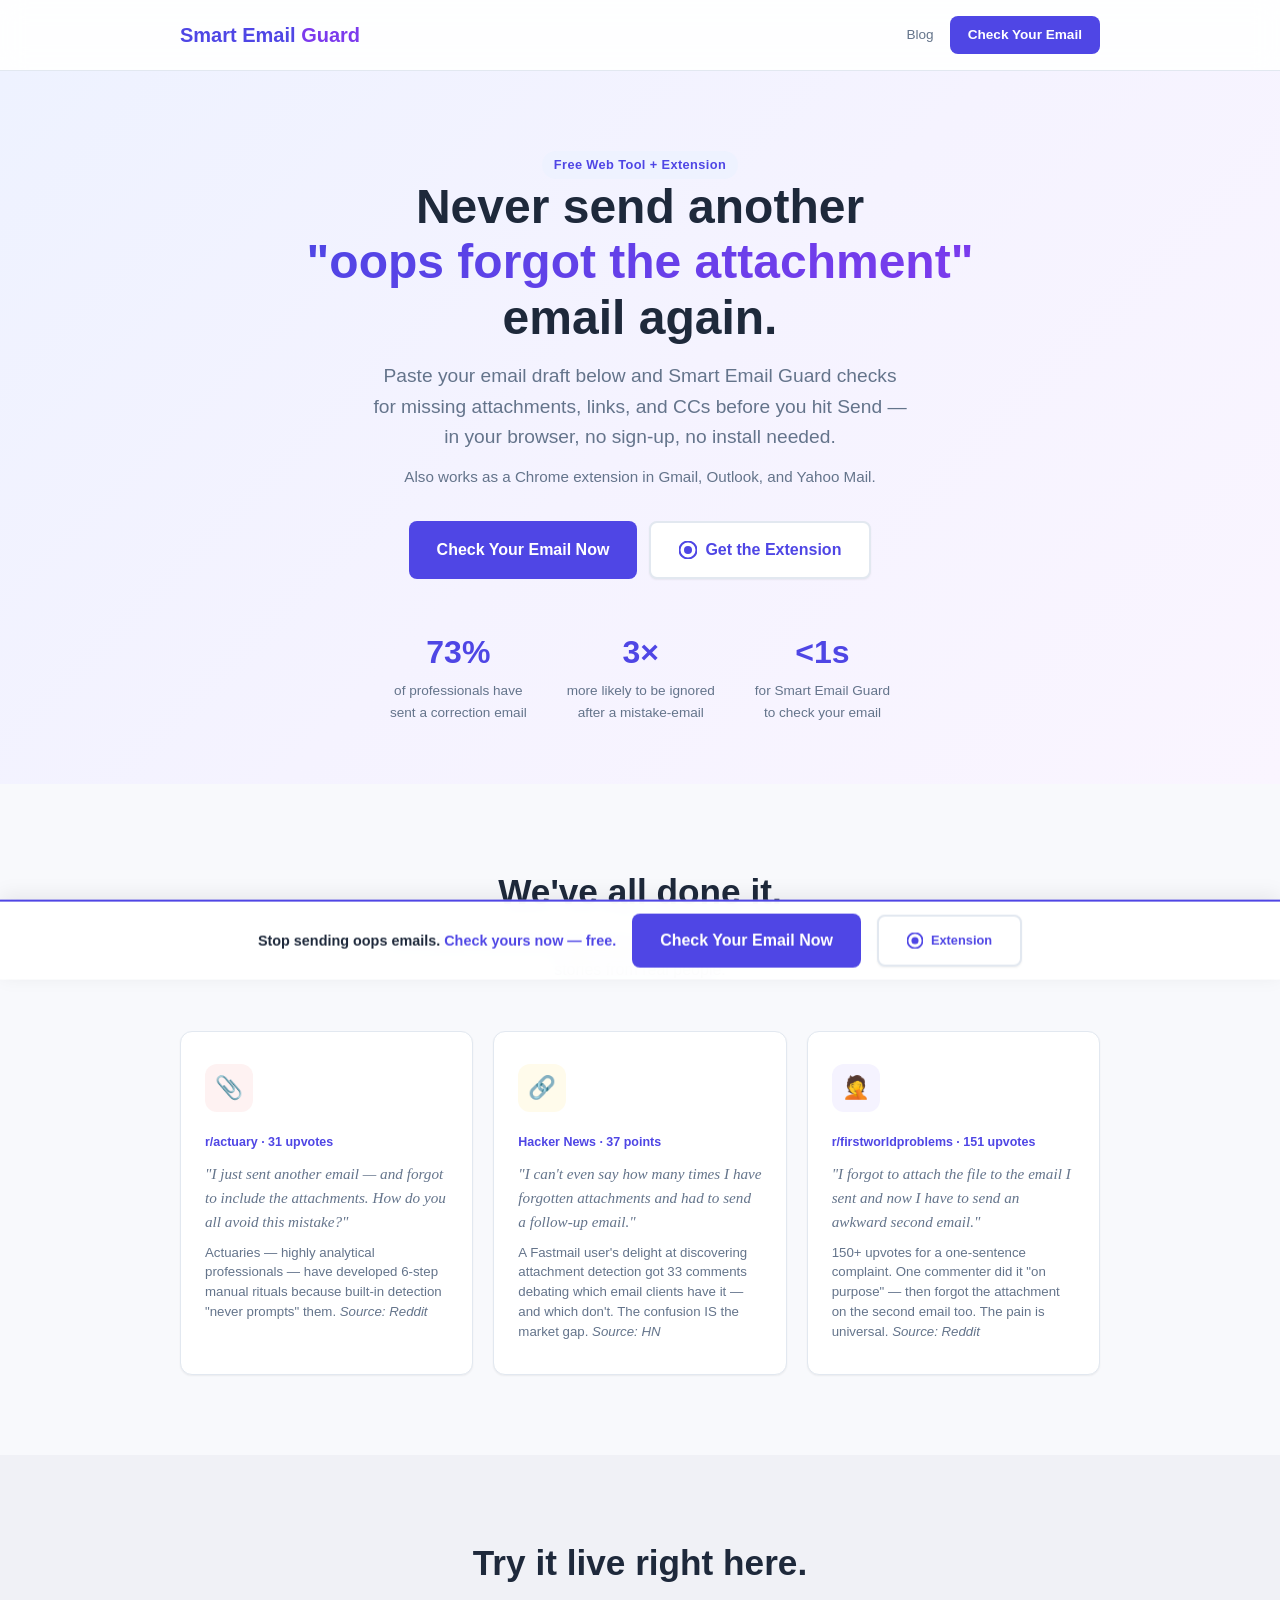
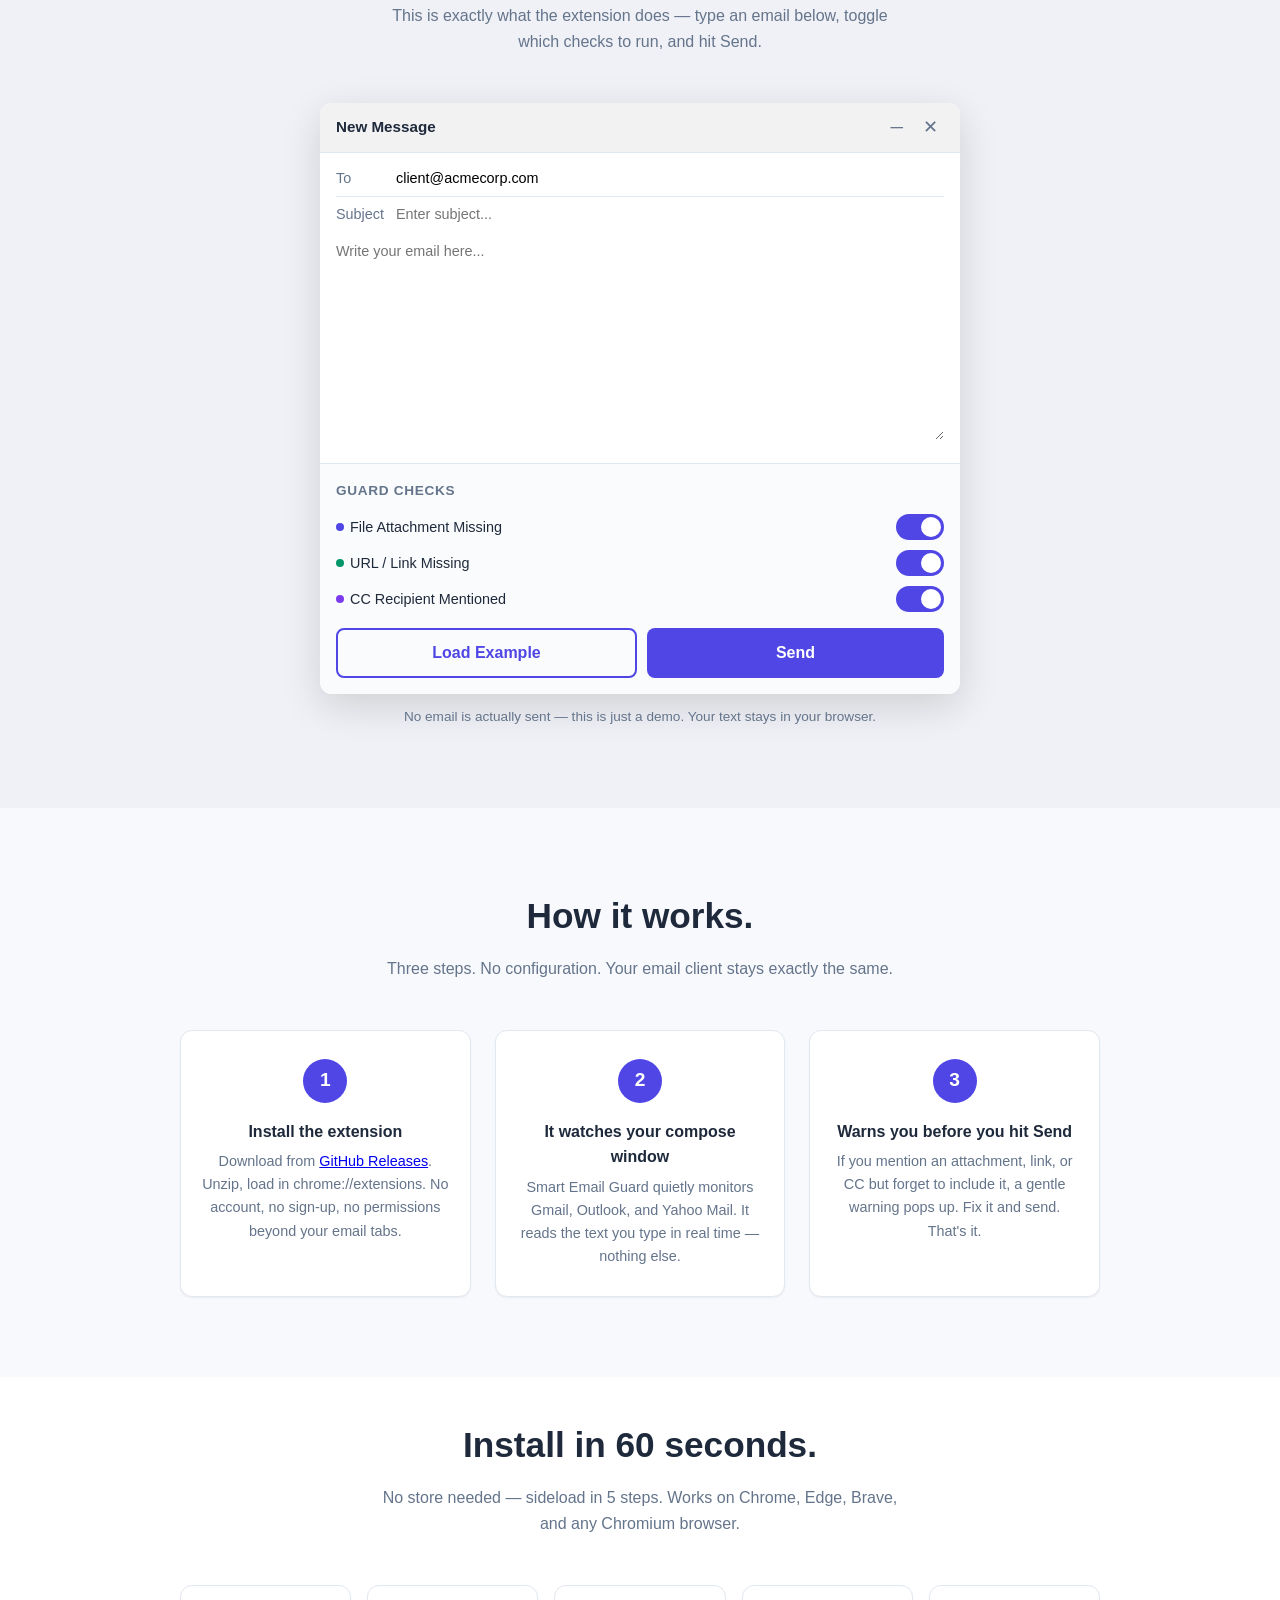
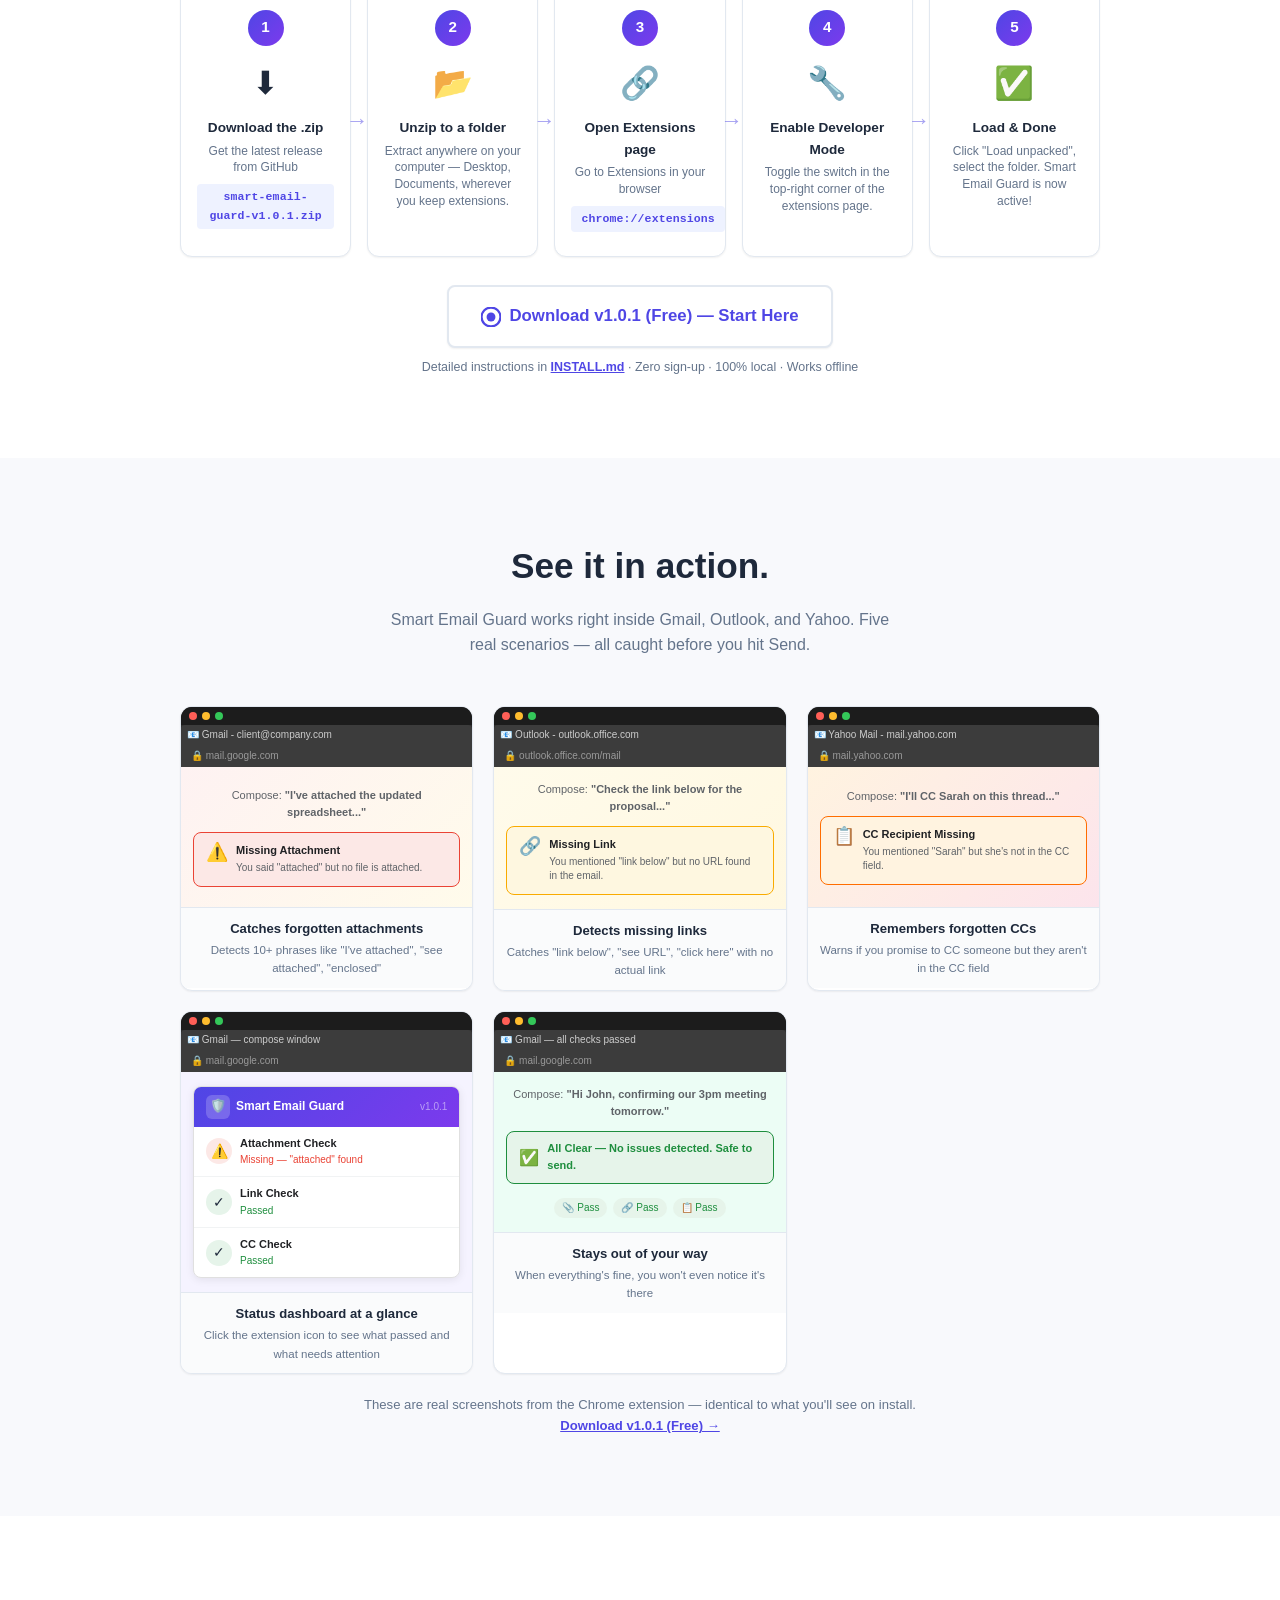
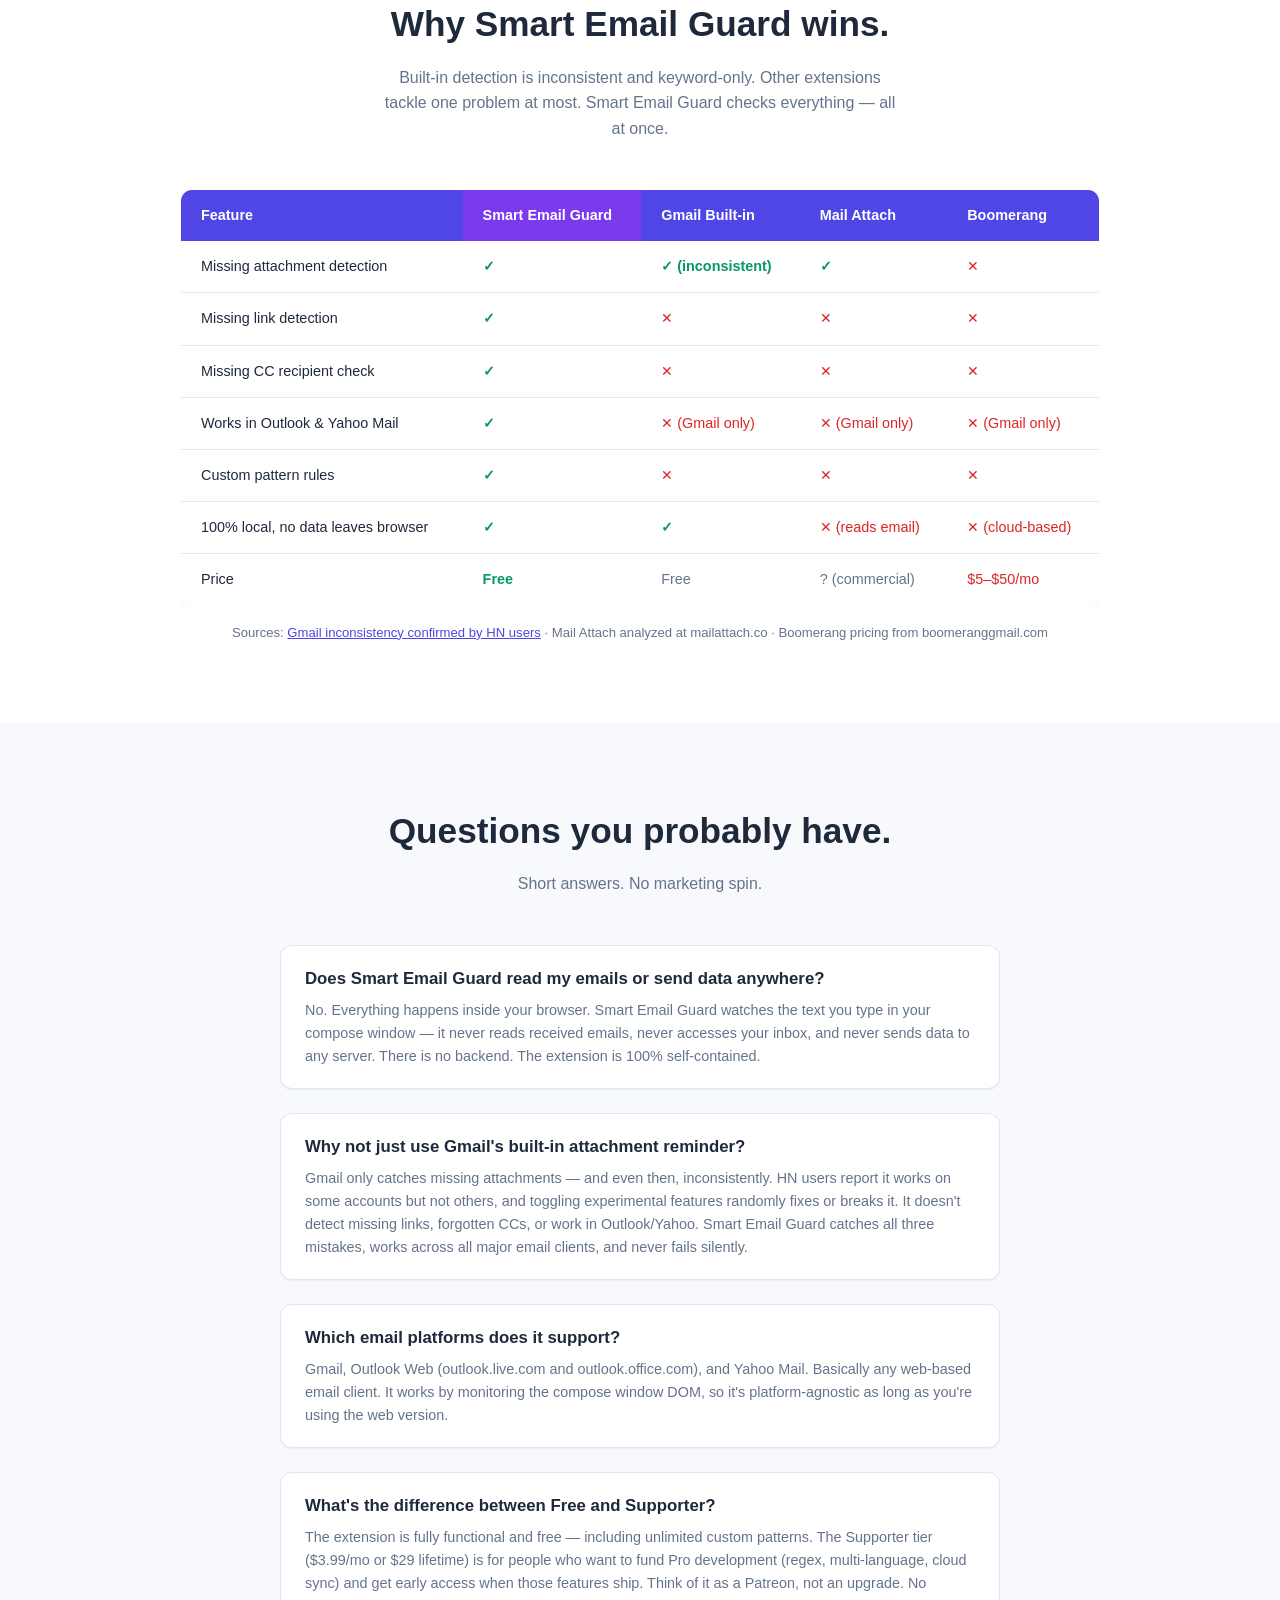
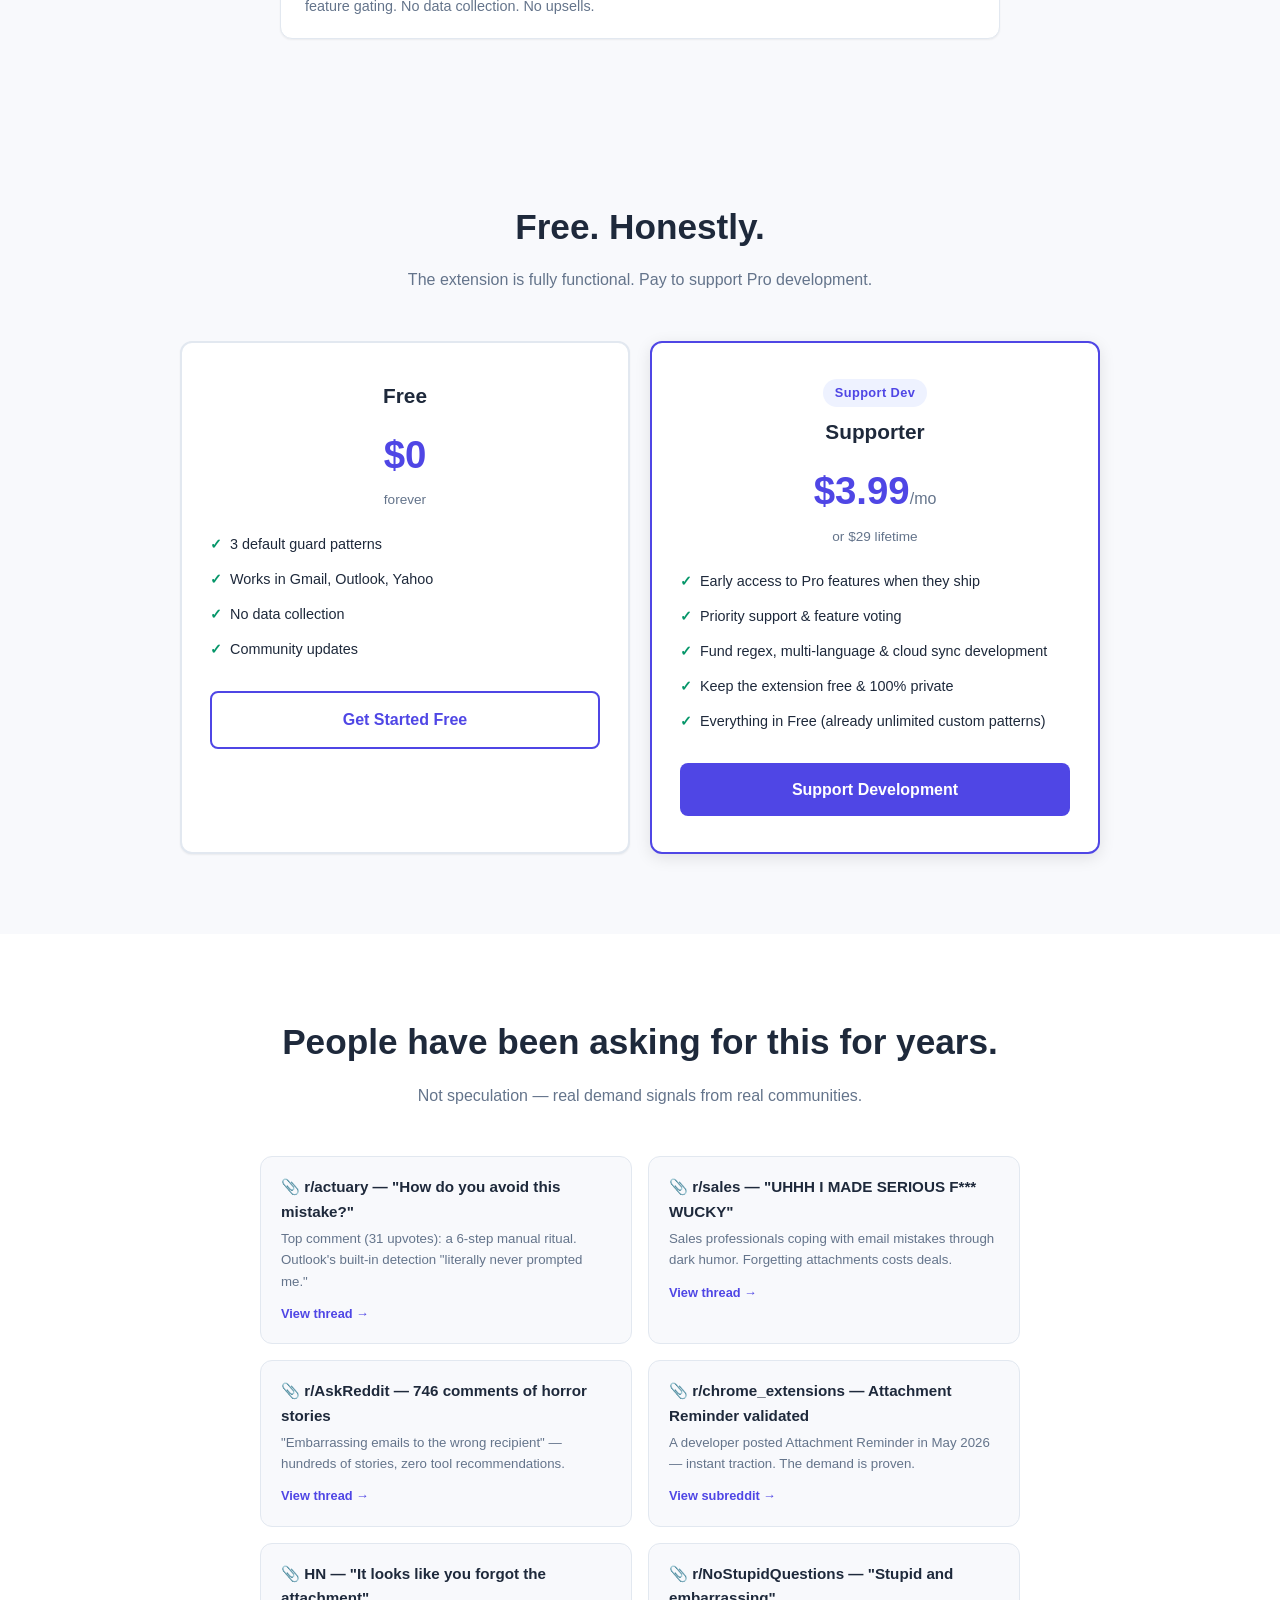
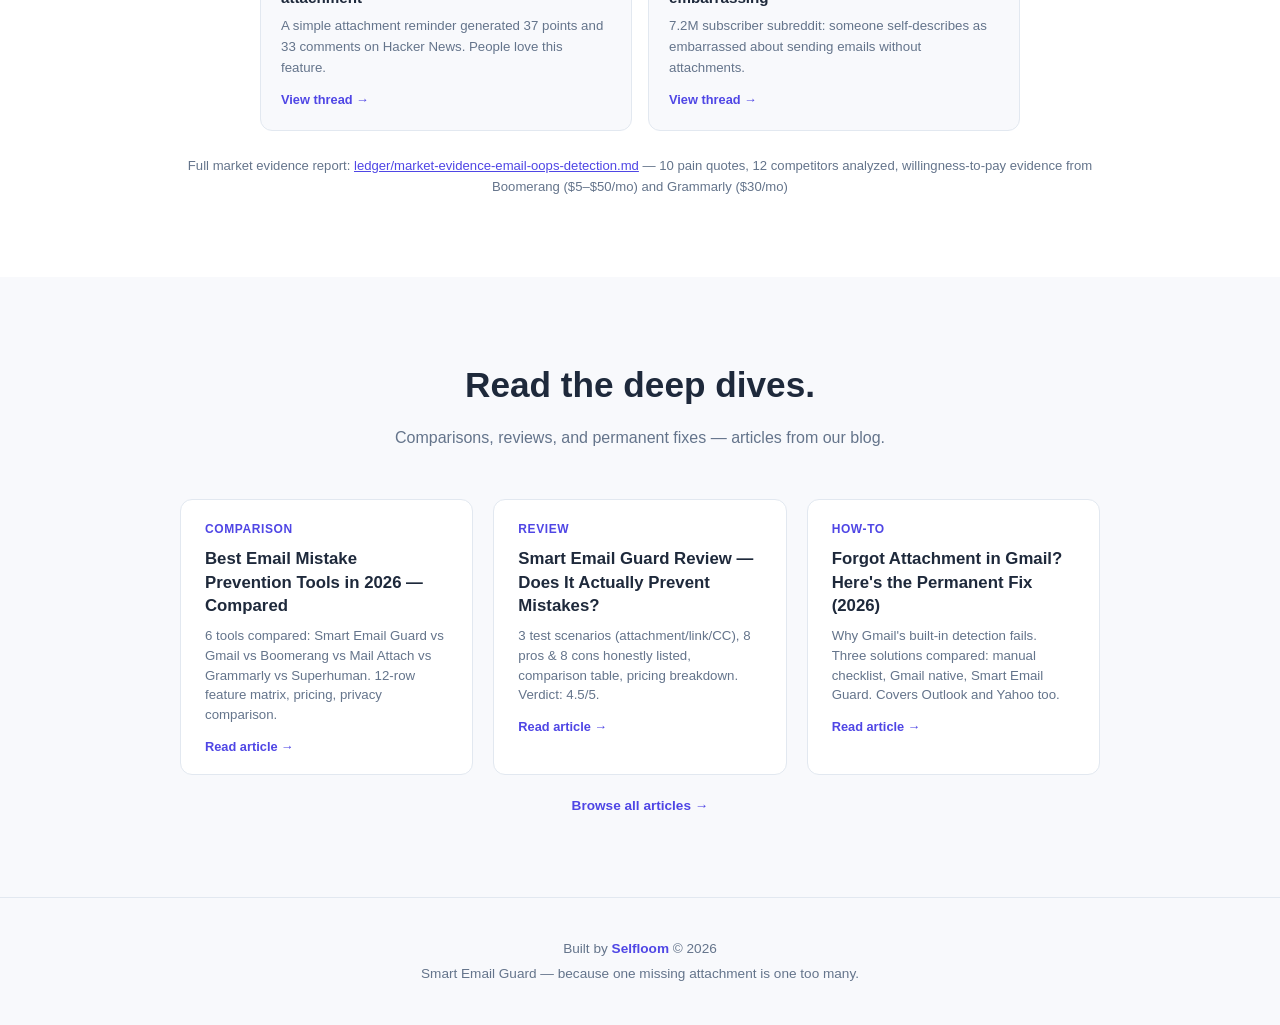
<file: index.html>
<!DOCTYPE html>
<html lang="en">
<head>
<meta charset="UTF-8">
<meta name="viewport" content="width=device-width, initial-scale=1.0">

<!-- ─── SEO Meta ─── -->
<meta name="description" content="Smart Email Guard catches missing attachments, links, and CC mistakes in Gmail, Outlook, and Yahoo before you hit Send. 100% local — no data leaves your browser. Free Chrome extension.">
<meta name="keywords" content="email attachment reminder, forgot attachment checker, email send guard, Gmail mistake checker, email oops prevention, Chrome extension email checker, prevent email mistakes, forgot attachment Gmail, email CC mistake, email undo send">
<meta name="robots" content="index, follow">
<meta name="author" content="Selfloom">
<meta name="theme-color" content="#4f46e5">
<link rel="canonical" href="https://selfloom.github.io/smart-email-guard-demo/">

<!-- ─── Open Graph ─── -->
<meta property="og:title" content="Smart Email Guard — Never send an oops email again">
<meta property="og:description" content="Catches missing attachments, links, and CC mistakes in Gmail, Outlook, and Yahoo before you hit Send. 100% local, free Chrome extension.">
<meta property="og:url" content="https://selfloom.github.io/smart-email-guard-demo/">
<meta property="og:type" content="website">
<meta property="og:site_name" content="Smart Email Guard">
<meta property="og:locale" content="en_US">

<!-- ─── Twitter Card ─── -->
<meta name="twitter:card" content="summary_large_image">
<meta name="twitter:title" content="Smart Email Guard — Never send an oops email again">
<meta name="twitter:description" content="Catches missing attachments, links, and CC mistakes before you hit Send. Free Chrome extension, 100% local.">

<!-- ─── Structured Data (JSON-LD) ─── -->
<script type="application/ld+json">
{
  "@context": "https://schema.org",
  "@type": "SoftwareApplication",
  "name": "Smart Email Guard",
  "url": "https://selfloom.github.io/smart-email-guard-demo/",
  "description": "Smart Email Guard checks your email for missing attachments, links, and CC recipients before you hit Send — preventing embarrassing oops emails in Gmail, Outlook, and Yahoo Mail.",
  "applicationCategory": "BrowserApplication",
  "operatingSystem": "Chrome, Edge, Brave, Chromium-based browsers",
  "version": "1.0.1",
  "author": {
    "@type": "Organization",
    "name": "Selfloom",
    "url": "https://selfloom.github.io"
  },
  "offers": [
    {
      "@type": "Offer",
      "name": "Free",
      "price": "0",
      "priceCurrency": "USD"
    },
    {
      "@type": "Offer",
      "name": "Supporter",
      "price": "3.99",
      "priceCurrency": "USD",
      "description": "Support development — early access to Pro features when they ship"
    }
  ],
  "browserRequirements": "Requires Chromium-based browser (Chrome 88+, Edge 88+, Brave, etc.)",
  "permissions": "storage",
   "featureList": ["Missing attachment detection", "Missing link detection", "Missing CC detection", "Custom pattern rules", "100% local privacy", "Gmail support", "Outlook support", "Yahoo Mail support"]
}
</script>

<title>Smart Email Guard — Never send an "oops" email again</title>
<style>
/* ─── CSS Custom Properties ─── */
:root {
  --c-bg:          #f8f9fc;
  --c-surface:     #ffffff;
  --c-primary:     #4f46e5;
  --c-primary-h:   #4338ca;
  --c-accent:      #7c3aed;
  --c-text:        #1e293b;
  --c-text-muted:  #64748b;
  --c-border:      #e2e8f0;
  --c-warn-bg:     #fffbeb;
  --c-warn-border: #f59e0b;
  --c-warn-text:   #92400e;
  --c-success:     #059669;
  --c-danger:      #dc2626;
  --radius:        12px;
  --shadow-sm:     0 1px 2px rgba(0,0,0,.06);
  --shadow-md:     0 4px 16px rgba(0,0,0,.10);
  --shadow-lg:     0 12px 40px rgba(0,0,0,.14);
  --font:          -apple-system, BlinkMacSystemFont, "Segoe UI", Roboto, "Helvetica Neue", Arial, sans-serif;
}

/* ─── Reset & Base ─── */
*, *::before, *::after { box-sizing: border-box; margin: 0; padding: 0; }
html { scroll-behavior: smooth; }
body {
  font-family: var(--font);
  background: var(--c-bg);
  color: var(--c-text);
  line-height: 1.6;
  -webkit-font-smoothing: antialiased;
}

/* ─── Utility ─── */
.container { max-width: 960px; margin: 0 auto; padding: 0 20px; }
.btn {
  display: inline-flex; align-items: center; gap: 8px;
  padding: 14px 28px; border: none; border-radius: 8px;
  font-size: 1rem; font-weight: 600; cursor: pointer;
  transition: transform .15s, box-shadow .15s, background .2s;
  text-decoration: none;
}
.btn:hover { transform: translateY(-1px); box-shadow: var(--shadow-md); }
.btn:active { transform: translateY(0); }
.btn-primary { background: var(--c-primary); color: #fff; }
.btn-primary:hover { background: var(--c-primary-h); }
.btn-outline { background: transparent; color: var(--c-primary); border: 2px solid var(--c-primary); }
.btn-outline:hover { background: var(--c-primary); color: #fff; }
.btn-chrome {
  background: #fff; color: var(--c-primary); border: 2px solid var(--c-border);
  box-shadow: var(--shadow-sm);
}
.btn-chrome:hover { border-color: var(--c-primary); }
.badge {
  display: inline-block; padding: 4px 12px; border-radius: 20px;
  font-size: .8rem; font-weight: 700; letter-spacing: .03em;
}
.badge-primary { background: #eef2ff; color: var(--c-primary); }

/* ─── Header ─── */
.site-header {
  padding: 16px 0;
  background: rgba(255,255,255,.85); backdrop-filter: blur(12px);
  position: sticky; top: 0; z-index: 100;
  border-bottom: 1px solid var(--c-border);
}
.site-header .container { display: flex; align-items: center; justify-content: space-between; }
.logo { font-size: 1.25rem; font-weight: 800; color: var(--c-primary); }
.logo span { color: var(--c-accent); }

/* ─── Hero ─── */
.hero {
  padding: 80px 0 60px;
  text-align: center;
  background: linear-gradient(135deg, #eef2ff 0%, #f5f3ff 50%, #faf5ff 100%);
}
.hero h1 { font-size: 3rem; font-weight: 900; line-height: 1.15; margin-bottom: 16px; }
.hero h1 span { background: linear-gradient(135deg, var(--c-primary), var(--c-accent)); -webkit-background-clip: text; -webkit-text-fill-color: transparent; }
.hero .tagline { font-size: 1.2rem; color: var(--c-text-muted); max-width: 540px; margin: 0 auto 12px; }
.hero .sub-tagline { font-size: .95rem; color: var(--c-text-muted); max-width: 500px; margin: 0 auto 32px; }
.hero .cta-group { display: flex; gap: 12px; justify-content: center; flex-wrap: wrap; }
.hero .stats { margin-top: 48px; display: flex; gap: 40px; justify-content: center; flex-wrap: wrap; }
.hero .stat { text-align: center; }
.hero .stat-num { font-size: 2rem; font-weight: 900; color: var(--c-primary); }
.hero .stat-label { font-size: .85rem; color: var(--c-text-muted); margin-top: 2px; }

/* ─── Sections ─── */
.section { padding: 80px 0; }
.section-hed { text-align: center; margin-bottom: 48px; }
.section-hed h2 { font-size: 2.2rem; font-weight: 800; margin-bottom: 12px; }
.section-hed p { color: var(--c-text-muted); max-width: 520px; margin: 0 auto; }

/* ─── Pain Cards ─── */
.pain-grid { display: grid; grid-template-columns: repeat(auto-fit, minmax(260px, 1fr)); gap: 20px; }
.pain-card {
  background: var(--c-surface); border-radius: var(--radius);
  padding: 32px 24px; box-shadow: var(--shadow-sm);
  transition: box-shadow .2s, transform .2s;
  border: 1px solid var(--c-border);
}
.pain-card:hover { box-shadow: var(--shadow-md); transform: translateY(-2px); }
.pain-card .icon { width: 48px; height: 48px; border-radius: 12px; display: flex; align-items: center; justify-content: center; font-size: 1.4rem; margin-bottom: 16px; }
.pain-card .icon.red { background: #fef2f2; color: var(--c-danger); }
.pain-card .icon.amber { background: var(--c-warn-bg); color: var(--c-warn-border); }
.pain-card .icon.purple { background: #f5f3ff; color: var(--c-accent); }
.pain-card .card-source { margin-bottom: 8px; }
.pain-card .card-source a { font-size: .78rem; color: var(--c-primary); text-decoration: none; font-weight: 600; }
.pain-card .card-source a:hover { text-decoration: underline; }
.pain-card .quote { font-style: italic; font-size: .95rem; color: var(--c-text-muted); margin-bottom: 8px; font-family: Georgia, serif; }
.pain-card .label { font-size: .83rem; color: var(--c-text-muted); line-height: 1.5; }

/* ─── Demo Section ─── */
.demo-wrapper {
  max-width: 640px; margin: 0 auto;
  background: var(--c-surface); border-radius: var(--radius);
  box-shadow: var(--shadow-lg); overflow: hidden;
}

/* Compose header — Gmail style */
.demo-header {
  background: #f2f2f2; padding: 10px 16px;
  display: flex; align-items: center; justify-content: space-between;
  border-bottom: 1px solid var(--c-border);
}
.demo-header .demo-title { font-weight: 600; font-size: .95rem; }
.demo-header .demo-actions { display: flex; gap: 8px; }
.demo-header .demo-actions button {
  border: none; background: none; cursor: pointer;
  font-size: 1.1rem; color: var(--c-text-muted); padding: 4px 6px; border-radius: 4px;
}
.demo-header .demo-actions button:hover { background: #e0e0e0; }

/* Fields */
.demo-fields { padding: 8px 16px; }
.demo-field {
  display: flex; align-items: center; padding: 6px 0;
  border-bottom: 1px solid var(--c-border);
  font-size: .9rem;
}
.demo-field:last-of-type { border-bottom: none; }
.demo-field label {
  width: 60px; flex-shrink: 0; color: var(--c-text-muted); font-weight: 500;
}
.demo-field input, .demo-field textarea {
  flex: 1; border: none; outline: none; font-family: var(--font); font-size: .9rem;
  background: transparent; resize: none; width: 100%;
}
.demo-field textarea { min-height: 180px; line-height: 1.6; }

/* Body area */
.demo-body { padding: 0 16px 16px; }
.demo-body textarea {
  width: 100%; border: none; outline: none; font-family: var(--font);
  font-size: .9rem; line-height: 1.6; resize: vertical; min-height: 200px;
  background: transparent;
}

/* Demo controls */
.demo-controls {
  padding: 16px; border-top: 1px solid var(--c-border);
  background: #fafbfc;
}
.demo-controls h4 { font-size: .85rem; margin-bottom: 12px; color: var(--c-text-muted); text-transform: uppercase; letter-spacing: .05em; }

/* Toggle switches */
.toggle-group { display: flex; flex-direction: column; gap: 10px; margin-bottom: 16px; }
.toggle-row { display: flex; align-items: center; justify-content: space-between; }
.toggle-label { font-size: .9rem; font-weight: 500; display: flex; align-items: center; gap: 6px; }
.toggle-label .dot { width: 8px; height: 8px; border-radius: 50%; display: inline-block; }
.toggle-label .dot.blue { background: var(--c-primary); }
.toggle-label .dot.green { background: var(--c-success); }
.toggle-label .dot.purple { background: var(--c-accent); }

.toggle-switch { position: relative; width: 48px; height: 26px; flex-shrink: 0; }
.toggle-switch input { opacity: 0; width: 0; height: 0; }
.toggle-slider {
  position: absolute; cursor: pointer; top: 0; left: 0; right: 0; bottom: 0;
  background: #cbd5e1; border-radius: 26px; transition: background .25s;
}
.toggle-slider::before {
  content: ""; position: absolute; height: 20px; width: 20px; left: 3px; bottom: 3px;
  background: white; border-radius: 50%; transition: transform .25s;
}
.toggle-switch input:checked + .toggle-slider { background: var(--c-primary); }
.toggle-switch input:checked + .toggle-slider::before { transform: translateX(22px); }

.demo-actions-row { display: flex; gap: 10px; flex-wrap: wrap; }
.demo-actions-row .btn { flex: 1; min-width: 140px; text-align: center; justify-content: center; }

/* ─── Modal ─── */
.modal-overlay {
  display: none; position: fixed; top: 0; left: 0; right: 0; bottom: 0;
  background: rgba(0,0,0,.45); z-index: 200;
  align-items: center; justify-content: center; padding: 20px;
}
.modal-overlay.active { display: flex; animation: fadeIn .2s ease; }
.modal {
  background: white; border-radius: var(--radius); max-width: 480px; width: 100%;
  box-shadow: var(--shadow-lg); overflow: hidden; animation: slideUp .25s ease;
}
.modal.warning { border-top: 4px solid var(--c-warn-border); }
.modal.success { border-top: 4px solid var(--c-success); }
.modal-body { padding: 28px 24px 20px; }
.modal-body .modal-icon { font-size: 2.2rem; margin-bottom: 12px; }
.modal-body h3 { font-size: 1.2rem; font-weight: 700; margin-bottom: 8px; }
.modal-body .issue-list { list-style: none; margin-top: 12px; }
.modal-body .issue-list li {
  padding: 8px 12px; margin-bottom: 6px; border-radius: 6px;
  background: var(--c-warn-bg); color: var(--c-warn-text); font-size: .9rem;
  display: flex; align-items: flex-start; gap: 8px;
}
.modal-body .issue-list li::before { content: "⚠"; flex-shrink: 0; }
.modal-footer {
  padding: 12px 24px 20px; display: flex; gap: 10px;
  justify-content: flex-end;
}

@keyframes fadeIn { from { opacity: 0; } to { opacity: 1; } }
@keyframes slideUp { from { transform: translateY(20px); opacity: 0; } to { transform: translateY(0); opacity: 1; } }

/* ─── How It Works ─── */
.steps { display: grid; grid-template-columns: repeat(auto-fit, minmax(240px, 1fr)); gap: 24px; }
.step {
  text-align: center; padding: 28px 20px;
  background: var(--c-surface); border-radius: var(--radius);
  box-shadow: var(--shadow-sm); border: 1px solid var(--c-border);
}
.step .step-num {
  width: 44px; height: 44px; border-radius: 50%; background: var(--c-primary);
  color: #fff; font-weight: 800; font-size: 1.2rem; display: flex;
  align-items: center; justify-content: center; margin: 0 auto 16px;
}
.step h4 { font-weight: 700; margin-bottom: 6px; }
.step p { font-size: .9rem; color: var(--c-text-muted); }

/* ─── Comparison Table ─── */
.comp-table { width: 100%; border-collapse: collapse; background: var(--c-surface); border-radius: var(--radius); overflow: hidden; box-shadow: var(--shadow-sm); border: 1px solid var(--c-border); }
.comp-table th, .comp-table td { padding: 14px 20px; text-align: left; font-size: .9rem; }
.comp-table thead { background: var(--c-primary); color: #fff; }
.comp-table thead th { font-weight: 700; }
.comp-table tbody tr { border-bottom: 1px solid var(--c-border); }
.comp-table tbody tr:last-child { border-bottom: none; }
.comp-table .check { color: var(--c-success); font-weight: 700; }
.comp-table .cross { color: var(--c-danger); }

/* ─── Pricing ─── */
.pricing-grid { display: grid; grid-template-columns: repeat(auto-fit, minmax(260px, 1fr)); gap: 20px; }
.pricing-card {
  background: var(--c-surface); border-radius: var(--radius);
  padding: 36px 28px; box-shadow: var(--shadow-sm);
  border: 2px solid var(--c-border); text-align: center;
  transition: box-shadow .2s, transform .2s;
}
.pricing-card:hover { box-shadow: var(--shadow-md); transform: translateY(-2px); }
.pricing-card.featured { border-color: var(--c-primary); box-shadow: var(--shadow-md); }
.pricing-card h3 { font-size: 1.3rem; font-weight: 700; margin-bottom: 8px; }
.pricing-card .price { font-size: 2.4rem; font-weight: 900; color: var(--c-primary); margin: 12px 0 4px; }
.pricing-card .price span { font-size: 1rem; font-weight: 500; color: var(--c-text-muted); }
.pricing-card .period { color: var(--c-text-muted); font-size: .85rem; margin-bottom: 16px; }
.pricing-card ul { list-style: none; margin: 16px 0 24px; text-align: left; }
.pricing-card ul li { padding: 6px 0; font-size: .9rem; display: flex; align-items: center; gap: 8px; }
.pricing-card ul li::before { content: "✓"; color: var(--c-success); font-weight: 700; flex-shrink: 0; }

/* ─── Footer ─── */
.site-footer {
  padding: 40px 0; text-align: center; border-top: 1px solid var(--c-border);
  font-size: .85rem; color: var(--c-text-muted);
}
.site-footer a { color: var(--c-primary); text-decoration: none; font-weight: 600; }
.site-footer a:hover { text-decoration: underline; }

/* ─── Screenshot Gallery ─── */
.screenshot-grid {
  display: grid;
  grid-template-columns: repeat(auto-fit, minmax(260px, 1fr));
  gap: 20px;
}

.shot-card {
  background: var(--c-surface);
  border-radius: var(--radius);
  overflow: hidden;
  box-shadow: var(--shadow-sm);
  border: 1px solid var(--c-border);
  transition: box-shadow .2s, transform .2s;
}
.shot-card:hover {
  box-shadow: var(--shadow-lg);
  transform: translateY(-3px);
}

/* Mini browser chrome */
.shot-chrome {
  background: #2d2d2d;
  display: flex;
  flex-direction: column;
}
.shot-titlebar {
  height: 18px;
  background: #1c1c1c;
  display: flex;
  align-items: center;
  padding: 0 8px;
  gap: 5px;
}
.shot-dot { width: 8px; height: 8px; border-radius: 50%; }
.shot-dot.r { background: #ff5f57; }
.shot-dot.y { background: #febc2e; }
.shot-dot.g { background: #34c759; }
.shot-tab {
  height: 20px;
  background: #3c3c3c;
  border-radius: 4px 4px 0 0;
  display: flex;
  align-items: center;
  padding: 0 6px;
  font-size: 10px;
  color: #ccc;
  overflow: hidden;
}
.shot-address {
  height: 22px;
  background: #3c3c3c;
  display: flex;
  align-items: center;
  padding: 0 10px;
  font-size: 10px;
  color: #999;
}

/* Shot body — where the action is */
.shot-body {
  padding: 14px 12px;
  min-height: 140px;
  display: flex;
  flex-direction: column;
  align-items: center;
  justify-content: center;
  gap: 10px;
}
.shot-body.warn-attachment { background: linear-gradient(135deg, #fef2f2, #fffbeb); }
.shot-body.warn-link      { background: linear-gradient(135deg, #fffbeb, #fff8e1); }
.shot-body.warn-cc        { background: linear-gradient(135deg, #fff3e0, #fce4ec); }
.shot-body.info-popup     { background: #f5f3ff; }
.shot-body.success-clear  { background: #ecfdf5; }

/* Warning banner inside shot */
.shot-warning {
  display: flex;
  align-items: flex-start;
  gap: 8px;
  padding: 10px 12px;
  border-radius: 8px;
  font-size: 12px;
  line-height: 1.45;
  width: 100%;
}
.shot-warning.attachment {
  background: #fce8e6;
  border: 1.5px solid #ea4335;
}
.shot-warning.link {
  background: #fef7e0;
  border: 1.5px solid #f9ab00;
}
.shot-warning.cc {
  background: #fff3e0;
  border: 1.5px solid #ff6d00;
}
.shot-warning .warn-icon {
  font-size: 18px;
  flex-shrink: 0;
  line-height: 1;
}
.shot-warning .warn-title {
  font-weight: 700;
  color: #202124;
  font-size: 11px;
}
.shot-warning .warn-detail {
  color: #5f6368;
  font-size: 10px;
  margin-top: 2px;
}

/* Popup-style card for screenshot 4 */
.shot-popup {
  width: 100%;
  background: #fff;
  border-radius: 8px;
  overflow: hidden;
  box-shadow: 0 2px 8px rgba(0,0,0,.08);
  border: 1px solid #e0e0e0;
}
.shot-popup-header {
  background: linear-gradient(135deg, var(--c-primary), var(--c-accent));
  padding: 8px 12px;
  display: flex;
  align-items: center;
  gap: 6px;
}
.shot-popup-header .popup-logo {
  width: 24px;
  height: 24px;
  background: rgba(255,255,255,.2);
  border-radius: 6px;
  display: flex;
  align-items: center;
  justify-content: center;
  font-size: 13px;
}
.shot-popup-header .popup-title {
  color: #fff;
  font-size: 12px;
  font-weight: 600;
}
.shot-popup-row {
  display: flex;
  align-items: center;
  padding: 8px 12px;
  gap: 8px;
  border-bottom: 1px solid #f1f3f4;
}
.shot-popup-row:last-child { border-bottom: none; }
.shot-popup-dot {
  width: 26px;
  height: 26px;
  border-radius: 50%;
  display: flex;
  align-items: center;
  justify-content: center;
  font-size: 14px;
  flex-shrink: 0;
}
.shot-popup-dot.pass { background: #e6f4ea; }
.shot-popup-dot.warn { background: #fce8e6; }
.shot-popup-row .popup-check-name { font-size: 11px; font-weight: 600; color: #202124; }
.shot-popup-row .popup-check-stat { font-size: 10px; }
.shot-popup-row .popup-check-stat.good { color: #1e8e3e; }
.shot-popup-row .popup-check-stat.bad { color: #ea4335; }

/* All-clear style */
.shot-clear {
  display: flex;
  align-items: center;
  gap: 8px;
  padding: 8px 12px;
  background: #e6f4ea;
  border: 1.5px solid #1e8e3e;
  border-radius: 8px;
  font-size: 11px;
  color: #1e8e3e;
  font-weight: 600;
  width: 100%;
}
.shot-clear .clear-icon { font-size: 16px; }

/* Shot label at bottom of card */
.shot-label {
  padding: 10px 12px;
  background: #fafbfc;
  border-top: 1px solid var(--c-border);
  text-align: center;
}
.shot-label h5 {
  font-size: .82rem;
  font-weight: 700;
  color: var(--c-text);
  margin-bottom: 2px;
}
.shot-label p {
  font-size: .72rem;
  color: var(--c-text-muted);
  margin: 0;
}

/* ─── Visual Install Guide ─── */
.install-guide {
  display: grid;
  grid-template-columns: repeat(auto-fit, minmax(160px, 1fr));
  gap: 16px;
  margin-top: 24px;
}
.install-step {
  position: relative;
  background: var(--c-surface);
  border-radius: var(--radius);
  padding: 24px 16px;
  text-align: center;
  box-shadow: var(--shadow-sm);
  border: 1px solid var(--c-border);
  transition: transform .2s, box-shadow .2s;
  animation: installFadeIn .5s ease backwards;
}
.install-step:nth-child(1) { animation-delay: .1s; }
.install-step:nth-child(2) { animation-delay: .2s; }
.install-step:nth-child(3) { animation-delay: .3s; }
.install-step:nth-child(4) { animation-delay: .4s; }
.install-step:nth-child(5) { animation-delay: .5s; }
.install-step:hover {
  transform: translateY(-3px);
  box-shadow: var(--shadow-md);
}
.install-step .step-badge {
  width: 36px; height: 36px;
  border-radius: 50%;
  background: linear-gradient(135deg, var(--c-primary), var(--c-accent));
  color: #fff;
  font-weight: 800;
  font-size: .95rem;
  display: flex;
  align-items: center;
  justify-content: center;
  margin: 0 auto 12px;
}
.install-step .step-icon {
  font-size: 2rem;
  margin-bottom: 8px;
  display: block;
}
.install-step h5 {
  font-size: .85rem;
  font-weight: 700;
  color: var(--c-text);
  margin-bottom: 4px;
}
.install-step p {
  font-size: .75rem;
  color: var(--c-text-muted);
  line-height: 1.4;
}
.install-step .step-action {
  display: inline-block;
  margin-top: 8px;
  padding: 4px 10px;
  background: #eef2ff;
  color: var(--c-primary);
  border-radius: 4px;
  font-size: .72rem;
  font-weight: 700;
  font-family: "SF Mono", "Consolas", "Monaco", monospace;
  letter-spacing: .01em;
}
/* Arrow connector between steps (visible on wider screens) */
@media (min-width: 900px) {
  .install-step::after {
    content: "→";
    position: absolute;
    right: -18px;
    top: 50%;
    transform: translateY(-50%);
    font-size: 1.4rem;
    color: var(--c-primary);
    font-weight: 700;
    opacity: .5;
    pointer-events: none;
  }
  .install-step:last-child::after { display: none; }
}

@keyframes installFadeIn {
  from { opacity: 0; transform: translateY(16px); }
  to   { opacity: 1; transform: translateY(0); }
}

/* ─── Sticky Download Bar ─── */
.sticky-cta {
  position: fixed;
  bottom: 0;
  left: 0;
  right: 0;
  z-index: 150;
  background: rgba(255,255,255,.95);
  backdrop-filter: blur(12px);
  border-top: 2px solid var(--c-primary);
  box-shadow: 0 -4px 20px rgba(0,0,0,.08);
  padding: 12px 20px;
  display: flex;
  align-items: center;
  justify-content: center;
  gap: 16px;
  flex-wrap: wrap;
  transform: translateY(100%);
  transition: transform .35s ease;
}
.sticky-cta.visible {
  transform: translateY(0);
}
.sticky-cta .cta-text {
  font-size: .9rem;
  font-weight: 600;
  color: var(--c-text);
}
.sticky-cta .cta-text span {
  color: var(--c-primary);
}
.sticky-cta .btn {
  animation: ctaPulse 2.5s ease infinite;
}
@keyframes ctaPulse {
  0%, 100% { box-shadow: 0 0 0 0 rgba(79, 70, 229, .35); }
  50%      { box-shadow: 0 0 0 10px rgba(79, 70, 229, 0); }
}

/* ─── Responsive ─── */
@media (max-width: 640px) {
  .hero h1 { font-size: 2rem; }
  .section { padding: 56px 0; }
  .section-hed h2 { font-size: 1.6rem; }
  .pricing-card { padding: 24px 20px; }
  .demo-actions-row .btn { min-width: 100%; }
  .comp-table { font-size: .8rem; }
  .comp-table th, .comp-table td { padding: 10px 12px; }
  .sticky-cta {
    padding: 8px 12px;
    gap: 8px;
  }
  .sticky-cta .cta-text {
    font-size: .78rem;
  }
}
</style>
</head>
<body>

<!-- ─── Header ─── -->
<header class="site-header">
  <div class="container">
    <div class="logo">Smart Email <span>Guard</span></div>
    <nav style="display:flex;align-items:center;gap:16px;">
      <a href="blog/" style="color:var(--c-text-muted);text-decoration:none;font-size:.85rem;font-weight:500;" data-analytics="nav_blog">Blog</a>
      <a href="#demo" class="btn btn-primary" style="padding:8px 18px;font-size:.85rem;" data-analytics="cta_try_demo">Check Your Email</a>
    </nav>
  </div>
</header>

<!-- ─── Hero ─── -->
<section class="hero">
  <div class="container">
    <span class="badge badge-primary">Free Web Tool + Extension</span>
    <h1>Never send another<br><span>"oops forgot the attachment"</span><br>email again.</h1>
    <p class="tagline">Paste your email draft below and Smart Email Guard checks for missing attachments, links, and CCs before you hit Send — in your browser, no sign-up, no install needed.</p>
    <p class="sub-tagline">Also works as a Chrome extension in Gmail, Outlook, and Yahoo Mail.</p>
    <div class="cta-group">
      <a href="#demo" class="btn btn-primary" data-analytics="cta_try_demo">Check Your Email Now</a>
      <a href="https://github.com/Selfloom/smart-email-guard-demo/releases/tag/v1.0.1" class="btn btn-chrome" target="_blank" data-analytics="cta_download_header">
        <svg width="18" height="18" viewBox="0 0 18 18"><circle cx="9" cy="9" r="8.5" fill="none" stroke="currentColor" stroke-width="2"/><circle cx="9" cy="9" r="4" fill="currentColor"/></svg>
        Get the Extension
      </a>
    </div>
    <div class="stats">
      <div class="stat"><div class="stat-num">73%</div><div class="stat-label">of professionals have<br>sent a correction email</div></div>
      <div class="stat"><div class="stat-num">3&times;</div><div class="stat-label">more likely to be ignored<br>after a mistake-email</div></div>
      <div class="stat"><div class="stat-num">&lt;1s</div><div class="stat-label">for Smart Email Guard<br>to check your email</div></div>
    </div>
  </div>
</section>

<!-- ─── Pain Section ─── -->
<section class="section">
  <div class="container">
    <div class="section-hed">
      <h2>We've all done it.</h2>
      <p>You hit Send, and half a second later your stomach drops. These are real stories from real people.</p>
    </div>
    <div class="pain-grid">
      <div class="pain-card">
        <div class="icon red">📎</div>
        <div class="card-source"><a href="https://www.reddit.com/r/actuary/comments/nbovox/" target="_blank" rel="noopener">r/actuary &middot; 31 upvotes</a></div>
        <p class="quote">"I just sent another email — and forgot to include the attachments. How do you all avoid this mistake?"</p>
        <p class="label">Actuaries &mdash; highly analytical professionals &mdash; have developed 6-step manual rituals because built-in detection "never prompts" them. <em>Source: Reddit</em></p>
      </div>
      <div class="pain-card">
        <div class="icon amber">🔗</div>
        <div class="card-source"><a href="https://news.ycombinator.com/item?id=29809468" target="_blank" rel="noopener">Hacker News &middot; 37 points</a></div>
        <p class="quote">"I can't even say how many times I have forgotten attachments and had to send a follow-up email."</p>
        <p class="label">A Fastmail user's delight at discovering attachment detection got 33 comments debating which email clients have it &mdash; and which don't. The confusion IS the market gap. <em>Source: HN</em></p>
      </div>
      <div class="pain-card">
        <div class="icon purple">🤦</div>
        <div class="card-source"><a href="https://www.reddit.com/r/firstworldproblems/comments/hcoxi/" target="_blank" rel="noopener">r/firstworldproblems &middot; 151 upvotes</a></div>
        <p class="quote">"I forgot to attach the file to the email I sent and now I have to send an awkward second email."</p>
        <p class="label">150+ upvotes for a one-sentence complaint. One commenter did it "on purpose" &mdash; then forgot the attachment on the second email too. The pain is universal. <em>Source: Reddit</em></p>
      </div>
    </div>
  </div>
</section>

<!-- ─── Interactive Demo ─── -->
<section class="section" id="demo" style="background:#f0f1f6;">
  <div class="container">
    <div class="section-hed">
      <h2>Try it live right here.</h2>
      <p>This is exactly what the extension does — type an email below, toggle which checks to run, and hit Send.</p>
    </div>

    <div class="demo-wrapper">
      <!-- Gmail-style compose header -->
      <div class="demo-header">
        <span class="demo-title">New Message</span>
        <div class="demo-actions">
          <button title="Minimize" aria-label="Minimize">─</button>
          <button title="Close" aria-label="Close">✕</button>
        </div>
      </div>

      <!-- Fields -->
      <div class="demo-fields">
        <div class="demo-field">
          <label for="demo-to">To</label>
          <input type="text" id="demo-to" value="client@acmecorp.com" readonly>
        </div>
        <div class="demo-field">
          <label for="demo-subject">Subject</label>
          <input type="text" id="demo-subject" placeholder="Enter subject...">
        </div>
      </div>

      <!-- Body -->
      <div class="demo-body">
        <textarea id="demo-body" placeholder="Write your email here..."></textarea>
      </div>

      <!-- Controls -->
      <div class="demo-controls">
        <h4>Guard Checks</h4>
        <div class="toggle-group">
          <div class="toggle-row">
            <span class="toggle-label"><span class="dot blue"></span> File Attachment Missing</span>
            <label class="toggle-switch">
              <input type="checkbox" id="toggle-file" checked>
              <span class="toggle-slider"></span>
            </label>
          </div>
          <div class="toggle-row">
            <span class="toggle-label"><span class="dot green"></span> URL / Link Missing</span>
            <label class="toggle-switch">
              <input type="checkbox" id="toggle-link" checked>
              <span class="toggle-slider"></span>
            </label>
          </div>
          <div class="toggle-row">
            <span class="toggle-label"><span class="dot purple"></span> CC Recipient Mentioned</span>
            <label class="toggle-switch">
              <input type="checkbox" id="toggle-cc" checked>
              <span class="toggle-slider"></span>
            </label>
          </div>
        </div>
        <div class="demo-actions-row">
          <button class="btn btn-outline" id="btn-load-example" data-analytics="demo_load_example">Load Example</button>
          <button class="btn btn-primary" id="btn-send" style="background:var(--c-primary);" data-analytics="demo_send">Send</button>
        </div>
      </div>
    </div>

    <p style="text-align:center;margin-top:12px;font-size:.85rem;color:var(--c-text-muted);">
      No email is actually sent — this is just a demo. Your text stays in your browser.
    </p>
  </div>
</section>

<!-- ─── Warning / Success Modal ─── -->
<div class="modal-overlay" id="modal-overlay">
  <div class="modal" id="modal">
    <div class="modal-body" id="modal-body"></div>
    <div class="modal-footer">
      <button class="btn btn-outline" id="btn-modal-close" style="padding:10px 20px;font-size:.9rem;" data-analytics="demo_close_modal">Close</button>
    </div>
  </div>
</div>

<!-- ─── How It Works ─── -->
<section class="section">
  <div class="container">
    <div class="section-hed">
      <h2>How it works.</h2>
      <p>Three steps. No configuration. Your email client stays exactly the same.</p>
    </div>
    <div class="steps">
      <div class="step">
        <div class="step-num">1</div>
        <h4>Install the extension</h4>
        <p>Download from <a href="https://github.com/Selfloom/smart-email-guard-demo/releases/tag/v1.0.1" target="_blank">GitHub Releases</a>. Unzip, load in chrome://extensions. No account, no sign-up, no permissions beyond your email tabs.</p>
      </div>
      <div class="step">
        <div class="step-num">2</div>
        <h4>It watches your compose window</h4>
        <p>Smart Email Guard quietly monitors Gmail, Outlook, and Yahoo Mail. It reads the text you type in real time — nothing else.</p>
      </div>
      <div class="step">
        <div class="step-num">3</div>
        <h4>Warns you before you hit Send</h4>
        <p>If you mention an attachment, link, or CC but forget to include it, a gentle warning pops up. Fix it and send. That's it.</p>
      </div>
    </div>
  </div>
</section>

<!-- ─── Visual Install Guide ─── -->
<section class="section" id="install" style="background: var(--c-surface); padding-top: 40px;">
  <div class="container">
    <div class="section-hed">
      <h2>Install in 60 seconds.</h2>
      <p>No store needed — sideload in 5 steps. Works on Chrome, Edge, Brave, and any Chromium browser.</p>
    </div>
    <div class="install-guide">
      <div class="install-step">
        <span class="step-badge">1</span>
        <span class="step-icon">⬇</span>
        <h5>Download the .zip</h5>
        <p>Get the latest release from GitHub</p>
        <span class="step-action">smart-email-guard-v1.0.1.zip</span>
      </div>
      <div class="install-step">
        <span class="step-badge">2</span>
        <span class="step-icon">📂</span>
        <h5>Unzip to a folder</h5>
        <p>Extract anywhere on your computer — Desktop, Documents, wherever you keep extensions.</p>
      </div>
      <div class="install-step">
        <span class="step-badge">3</span>
        <span class="step-icon">🔗</span>
        <h5>Open Extensions page</h5>
        <p>Go to Extensions in your browser</p>
        <span class="step-action">chrome://extensions</span>
      </div>
      <div class="install-step">
        <span class="step-badge">4</span>
        <span class="step-icon">🔧</span>
        <h5>Enable Developer Mode</h5>
        <p>Toggle the switch in the top-right corner of the extensions page.</p>
      </div>
      <div class="install-step">
        <span class="step-badge">5</span>
        <span class="step-icon">✅</span>
        <h5>Load &amp; Done</h5>
        <p>Click "Load unpacked", select the folder. Smart Email Guard is now active!</p>
      </div>
    </div>
    <div style="text-align:center; margin-top: 28px;">
      <a href="https://github.com/Selfloom/smart-email-guard-demo/releases/tag/v1.0.1" class="btn btn-chrome" target="_blank" style="font-size:1.05rem; padding: 16px 32px;" data-analytics="cta_download_install">
        <svg width="20" height="20" viewBox="0 0 18 18"><circle cx="9" cy="9" r="8.5" fill="none" stroke="currentColor" stroke-width="2"/><circle cx="9" cy="9" r="4" fill="currentColor"/></svg>
        Download v1.0.1 (Free) &mdash; Start Here
      </a>
      <p style="margin-top:10px; font-size:.78rem; color:var(--c-text-muted);">
        Detailed instructions in <a href="https://github.com/Selfloom/smart-email-guard-demo/blob/main/INSTALL.md" target="_blank" style="color:var(--c-primary);font-weight:600;" data-analytics="nav_install_md">INSTALL.md</a> &middot; Zero sign-up &middot; 100% local &middot; Works offline
      </p>
    </div>
  </div>
</section>

<!-- ─── Screenshots Gallery ─── -->
<section class="section" id="screenshots">
  <div class="container">
    <div class="section-hed">
      <h2>See it in action.</h2>
      <p>Smart Email Guard works right inside Gmail, Outlook, and Yahoo. Five real scenarios — all caught before you hit Send.</p>
    </div>
    <div class="screenshot-grid">

      <!-- 1. Attachment Warning -->
      <div class="shot-card">
        <div class="shot-chrome">
          <div class="shot-titlebar">
            <span class="shot-dot r"></span><span class="shot-dot y"></span><span class="shot-dot g"></span>
          </div>
          <div class="shot-tab">📧 Gmail - client@company.com</div>
          <div class="shot-address">🔒 mail.google.com</div>
        </div>
        <div class="shot-body warn-attachment">
          <div style="font-size:11px;color:#5f6368;text-align:center;">Compose: <strong>"I've attached the updated spreadsheet..."</strong></div>
          <div class="shot-warning attachment">
            <span class="warn-icon">⚠️</span>
            <div>
              <div class="warn-title">Missing Attachment</div>
              <div class="warn-detail">You said "attached" but no file is attached.</div>
            </div>
          </div>
        </div>
        <div class="shot-label">
          <h5>Catches forgotten attachments</h5>
          <p>Detects 10+ phrases like "I've attached", "see attached", "enclosed"</p>
        </div>
      </div>

      <!-- 2. Link Warning -->
      <div class="shot-card">
        <div class="shot-chrome">
          <div class="shot-titlebar">
            <span class="shot-dot r"></span><span class="shot-dot y"></span><span class="shot-dot g"></span>
          </div>
          <div class="shot-tab">📧 Outlook - outlook.office.com</div>
          <div class="shot-address">🔒 outlook.office.com/mail</div>
        </div>
        <div class="shot-body warn-link">
          <div style="font-size:11px;color:#5f6368;text-align:center;">Compose: <strong>"Check the link below for the proposal..."</strong></div>
          <div class="shot-warning link">
            <span class="warn-icon">🔗</span>
            <div>
              <div class="warn-title">Missing Link</div>
              <div class="warn-detail">You mentioned "link below" but no URL found in the email.</div>
            </div>
          </div>
        </div>
        <div class="shot-label">
          <h5>Detects missing links</h5>
          <p>Catches "link below", "see URL", "click here" with no actual link</p>
        </div>
      </div>

      <!-- 3. CC Warning -->
      <div class="shot-card">
        <div class="shot-chrome">
          <div class="shot-titlebar">
            <span class="shot-dot r"></span><span class="shot-dot y"></span><span class="shot-dot g"></span>
          </div>
          <div class="shot-tab">📧 Yahoo Mail - mail.yahoo.com</div>
          <div class="shot-address">🔒 mail.yahoo.com</div>
        </div>
        <div class="shot-body warn-cc">
          <div style="font-size:11px;color:#5f6368;text-align:center;">Compose: <strong>"I'll CC Sarah on this thread..."</strong></div>
          <div class="shot-warning cc">
            <span class="warn-icon">📋</span>
            <div>
              <div class="warn-title">CC Recipient Missing</div>
              <div class="warn-detail">You mentioned "Sarah" but she's not in the CC field.</div>
            </div>
          </div>
        </div>
        <div class="shot-label">
          <h5>Remembers forgotten CCs</h5>
          <p>Warns if you promise to CC someone but they aren't in the CC field</p>
        </div>
      </div>

      <!-- 4. Extension Popup -->
      <div class="shot-card">
        <div class="shot-chrome">
          <div class="shot-titlebar">
            <span class="shot-dot r"></span><span class="shot-dot y"></span><span class="shot-dot g"></span>
          </div>
          <div class="shot-tab">📧 Gmail — compose window</div>
          <div class="shot-address">🔒 mail.google.com</div>
        </div>
        <div class="shot-body info-popup">
          <div class="shot-popup">
            <div class="shot-popup-header">
              <div class="popup-logo">🛡️</div>
              <span class="popup-title">Smart Email Guard</span>
              <span style="color:rgba(255,255,255,.5);font-size:10px;margin-left:auto;">v1.0.1</span>
            </div>
            <div class="shot-popup-row">
              <div class="shot-popup-dot warn">⚠️</div>
              <div style="flex:1;">
                <div class="popup-check-name">Attachment Check</div>
                <div class="popup-check-stat bad">Missing — "attached" found</div>
              </div>
            </div>
            <div class="shot-popup-row">
              <div class="shot-popup-dot pass">✓</div>
              <div style="flex:1;">
                <div class="popup-check-name">Link Check</div>
                <div class="popup-check-stat good">Passed</div>
              </div>
            </div>
            <div class="shot-popup-row">
              <div class="shot-popup-dot pass">✓</div>
              <div style="flex:1;">
                <div class="popup-check-name">CC Check</div>
                <div class="popup-check-stat good">Passed</div>
              </div>
            </div>
          </div>
        </div>
        <div class="shot-label">
          <h5>Status dashboard at a glance</h5>
          <p>Click the extension icon to see what passed and what needs attention</p>
        </div>
      </div>

      <!-- 5. All Clear -->
      <div class="shot-card">
        <div class="shot-chrome">
          <div class="shot-titlebar">
            <span class="shot-dot r"></span><span class="shot-dot y"></span><span class="shot-dot g"></span>
          </div>
          <div class="shot-tab">📧 Gmail — all checks passed</div>
          <div class="shot-address">🔒 mail.google.com</div>
        </div>
        <div class="shot-body success-clear">
          <div style="font-size:11px;color:#5f6368;text-align:center;">Compose: <strong>"Hi John, confirming our 3pm meeting tomorrow."</strong></div>
          <div class="shot-clear">
            <span class="clear-icon">✅</span>
            <span>All Clear — No issues detected. Safe to send.</span>
          </div>
          <div style="display:flex;gap:6px;margin-top:4px;">
            <span style="font-size:10px;color:#1e8e3e;background:#e6f4ea;padding:2px 8px;border-radius:10px;">📎 Pass</span>
            <span style="font-size:10px;color:#1e8e3e;background:#e6f4ea;padding:2px 8px;border-radius:10px;">🔗 Pass</span>
            <span style="font-size:10px;color:#1e8e3e;background:#e6f4ea;padding:2px 8px;border-radius:10px;">📋 Pass</span>
          </div>
        </div>
        <div class="shot-label">
          <h5>Stays out of your way</h5>
          <p>When everything's fine, you won't even notice it's there</p>
        </div>
      </div>

    </div>
    <p style="text-align:center;margin-top:20px;font-size:.82rem;color:var(--c-text-muted);">
      These are real screenshots from the Chrome extension &mdash; identical to what you'll see on install.
      <br><a href="https://github.com/Selfloom/smart-email-guard-demo/releases/tag/v1.0.1" target="_blank" style="color:var(--c-primary);font-weight:600;" data-analytics="cta_download_screenshots">Download v1.0.1 (Free) &rarr;</a>
    </p>
  </div>
</section>

<!-- ─── Comparison ─── -->
<section class="section" style="background: var(--c-surface);">
  <div class="container">
    <div class="section-hed">
      <h2>Why Smart Email Guard wins.</h2>
      <p>Built-in detection is inconsistent and keyword-only. Other extensions tackle one problem at most. Smart Email Guard checks everything &mdash; all at once.</p>
    </div>
    <div style="overflow-x:auto;">
      <table class="comp-table">
        <thead>
          <tr>
            <th>Feature</th>
            <th style="background:var(--c-accent);">Smart Email Guard</th>
            <th>Gmail Built-in</th>
            <th>Mail Attach</th>
            <th>Boomerang</th>
          </tr>
        </thead>
        <tbody>
          <tr>
            <td>Missing attachment detection</td>
            <td class="check">✓</td>
            <td class="check">✓ (inconsistent)</td>
            <td class="check">✓</td>
            <td class="cross">✕</td>
          </tr>
          <tr>
            <td>Missing link detection</td>
            <td class="check">✓</td>
            <td class="cross">✕</td>
            <td class="cross">✕</td>
            <td class="cross">✕</td>
          </tr>
          <tr>
            <td>Missing CC recipient check</td>
            <td class="check">✓</td>
            <td class="cross">✕</td>
            <td class="cross">✕</td>
            <td class="cross">✕</td>
          </tr>
          <tr>
            <td>Works in Outlook &amp; Yahoo Mail</td>
            <td class="check">✓</td>
            <td class="cross">✕ (Gmail only)</td>
            <td class="cross">✕ (Gmail only)</td>
            <td class="cross">✕ (Gmail only)</td>
          </tr>
          <tr>
            <td>Custom pattern rules</td>
            <td class="check">✓</td>
            <td class="cross">✕</td>
            <td class="cross">✕</td>
            <td class="cross">✕</td>
          </tr>
          <tr>
            <td>100% local, no data leaves browser</td>
            <td class="check">✓</td>
            <td class="check">✓</td>
            <td class="cross">✕ (reads email)</td>
            <td class="cross">✕ (cloud-based)</td>
          </tr>
          <tr>
            <td>Price</td>
            <td class="check"><strong>Free</strong></td>
            <td style="color:var(--c-text-muted);">Free</td>
            <td style="color:var(--c-text-muted);">? (commercial)</td>
            <td style="color:var(--c-danger);">$5&ndash;$50/mo</td>
          </tr>
        </tbody>
      </table>
    </div>
    <p style="text-align:center;margin-top:16px;font-size:.82rem;color:var(--c-text-muted);">
      Sources: <a href="https://news.ycombinator.com/item?id=29810094" target="_blank" rel="noopener" style="color:var(--c-primary);">Gmail inconsistency confirmed by HN users</a> &middot; Mail Attach analyzed at mailattach.co &middot; Boomerang pricing from boomeranggmail.com
    </p>
  </div>
</section>

<!-- ─── FAQ ─── -->
<section class="section" style="background: var(--c-bg);">
  <div class="container">
    <div class="section-hed">
      <h2>Questions you probably have.</h2>
      <p>Short answers. No marketing spin.</p>
    </div>
    <div style="max-width:720px;margin:0 auto;">
      <div class="faq-item" style="margin-bottom:24px;padding:20px 24px;background:var(--c-surface);border-radius:var(--radius);box-shadow:var(--shadow-sm);border:1px solid var(--c-border);">
        <h4 style="font-weight:700;font-size:1.05rem;margin-bottom:6px;">Does Smart Email Guard read my emails or send data anywhere?</h4>
        <p style="font-size:.9rem;color:var(--c-text-muted);margin:0;">No. Everything happens inside your browser. Smart Email Guard watches the text you type in your compose window &mdash; it never reads received emails, never accesses your inbox, and never sends data to any server. There is no backend. The extension is 100% self-contained.</p>
      </div>
      <div class="faq-item" style="margin-bottom:24px;padding:20px 24px;background:var(--c-surface);border-radius:var(--radius);box-shadow:var(--shadow-sm);border:1px solid var(--c-border);">
        <h4 style="font-weight:700;font-size:1.05rem;margin-bottom:6px;">Why not just use Gmail's built-in attachment reminder?</h4>
        <p style="font-size:.9rem;color:var(--c-text-muted);margin:0;">Gmail only catches missing attachments &mdash; and even then, inconsistently. HN users report it works on some accounts but not others, and toggling experimental features randomly fixes or breaks it. It doesn't detect missing links, forgotten CCs, or work in Outlook/Yahoo. Smart Email Guard catches all three mistakes, works across all major email clients, and never fails silently.</p>
      </div>
      <div class="faq-item" style="margin-bottom:24px;padding:20px 24px;background:var(--c-surface);border-radius:var(--radius);box-shadow:var(--shadow-sm);border:1px solid var(--c-border);">
        <h4 style="font-weight:700;font-size:1.05rem;margin-bottom:6px;">Which email platforms does it support?</h4>
        <p style="font-size:.9rem;color:var(--c-text-muted);margin:0;">Gmail, Outlook Web (outlook.live.com and outlook.office.com), and Yahoo Mail. Basically any web-based email client. It works by monitoring the compose window DOM, so it's platform-agnostic as long as you're using the web version.</p>
      </div>
      <div class="faq-item" style="margin-bottom:0;padding:20px 24px;background:var(--c-surface);border-radius:var(--radius);box-shadow:var(--shadow-sm);border:1px solid var(--c-border);">
        <h4 style="font-weight:700;font-size:1.05rem;margin-bottom:6px;">What's the difference between Free and Supporter?</h4>
        <p style="font-size:.9rem;color:var(--c-text-muted);margin:0;">The extension is fully functional and free &mdash; including unlimited custom patterns. The Supporter tier ($3.99/mo or $29 lifetime) is for people who want to fund Pro development (regex, multi-language, cloud sync) and get early access when those features ship. Think of it as a Patreon, not an upgrade. No feature gating. No data collection. No upsells.</p>
      </div>
    </div>
  </div>
</section>

<!-- ─── Pricing ─── -->
<section class="section">
  <div class="container">
    <div class="section-hed">
      <h2>Free. Honestly.</h2>
      <p>The extension is fully functional. Pay to support Pro development.</p>
    </div>
    <div class="pricing-grid">
      <div class="pricing-card">
        <h3>Free</h3>
        <div class="price">$0</div>
        <div class="period">forever</div>
        <ul>
          <li>3 default guard patterns</li>
          <li>Works in Gmail, Outlook, Yahoo</li>
          <li>No data collection</li>
          <li>Community updates</li>
        </ul>
        <a href="https://github.com/Selfloom/smart-email-guard-demo/releases/tag/v1.0.1" class="btn btn-outline" style="width:100%;text-align:center;justify-content:center;" target="_blank" rel="noopener" data-analytics="cta_pricing_free">Get Started Free</a>
      </div>
      <div class="pricing-card featured">
        <span class="badge badge-primary" style="margin-bottom:8px;">Support Dev</span>
        <h3>Supporter</h3>
        <div class="price">$3.99<span>/mo</span></div>
        <div class="period">or $29 lifetime</div>
        <ul>
          <li>Early access to Pro features when they ship</li>
          <li>Priority support &amp; feature voting</li>
          <li>Fund regex, multi-language &amp; cloud sync development</li>
          <li>Keep the extension free &amp; 100% private</li>
          <li>Everything in Free (already unlimited custom patterns)</li>
        </ul>
        <a href="https://buymeacoffee.com/selfloom" class="btn btn-primary" style="width:100%;text-align:center;justify-content:center;" target="_blank" rel="noopener" data-analytics="cta_pricing_pro">Support Development</a>
      </div>
    </div>
  </div>
</section>

<!-- ─── Community Evidence ─── -->
<section class="section" style="background: var(--c-surface);">
  <div class="container">
    <div class="section-hed">
      <h2>People have been asking for this for years.</h2>
      <p>Not speculation &mdash; real demand signals from real communities.</p>
    </div>
    <div style="max-width:760px;margin:0 auto;display:grid;grid-template-columns:repeat(auto-fit,minmax(300px,1fr));gap:16px;">
      <div style="padding:18px 20px;background:var(--c-bg);border-radius:var(--radius);border:1px solid var(--c-border);">
        <div style="font-weight:700;font-size:.95rem;margin-bottom:4px;">📎 r/actuary &mdash; "How do you avoid this mistake?"</div>
        <p style="font-size:.83rem;color:var(--c-text-muted);margin:0 0 8px;">Top comment (31 upvotes): a 6-step manual ritual. Outlook's built-in detection "literally never prompted me."</p>
        <a href="https://www.reddit.com/r/actuary/comments/nbovox/" target="_blank" rel="noopener" style="font-size:.8rem;color:var(--c-primary);font-weight:600;text-decoration:none;" data-analytics="source_reddit">View thread &rarr;</a>
      </div>
      <div style="padding:18px 20px;background:var(--c-bg);border-radius:var(--radius);border:1px solid var(--c-border);">
        <div style="font-weight:700;font-size:.95rem;margin-bottom:4px;">📎 r/sales &mdash; "UHHH I MADE SERIOUS F*** WUCKY"</div>
        <p style="font-size:.83rem;color:var(--c-text-muted);margin:0 0 8px;">Sales professionals coping with email mistakes through dark humor. Forgetting attachments costs deals.</p>
        <a href="https://www.reddit.com/r/sales/comments/wbc1ah/" target="_blank" rel="noopener" style="font-size:.8rem;color:var(--c-primary);font-weight:600;text-decoration:none;" data-analytics="source_reddit">View thread &rarr;</a>
      </div>
      <div style="padding:18px 20px;background:var(--c-bg);border-radius:var(--radius);border:1px solid var(--c-border);">
        <div style="font-weight:700;font-size:.95rem;margin-bottom:4px;">📎 r/AskReddit &mdash; 746 comments of horror stories</div>
        <p style="font-size:.83rem;color:var(--c-text-muted);margin:0 0 8px;">"Embarrassing emails to the wrong recipient" &mdash; hundreds of stories, zero tool recommendations.</p>
        <a href="https://www.reddit.com/r/AskReddit/comments/fhx27/" target="_blank" rel="noopener" style="font-size:.8rem;color:var(--c-primary);font-weight:600;text-decoration:none;" data-analytics="source_reddit">View thread &rarr;</a>
      </div>
      <div style="padding:18px 20px;background:var(--c-bg);border-radius:var(--radius);border:1px solid var(--c-border);">
        <div style="font-weight:700;font-size:.95rem;margin-bottom:4px;">📎 r/chrome_extensions &mdash; Attachment Reminder validated</div>
        <p style="font-size:.83rem;color:var(--c-text-muted);margin:0 0 8px;">A developer posted Attachment Reminder in May 2026 &mdash; instant traction. The demand is proven.</p>
        <a href="https://www.reddit.com/r/chrome_extensions/" target="_blank" rel="noopener" style="font-size:.8rem;color:var(--c-primary);font-weight:600;text-decoration:none;" data-analytics="source_reddit">View subreddit &rarr;</a>
      </div>
      <div style="padding:18px 20px;background:var(--c-bg);border-radius:var(--radius);border:1px solid var(--c-border);">
        <div style="font-weight:700;font-size:.95rem;margin-bottom:4px;">📎 HN &mdash; "It looks like you forgot the attachment"</div>
        <p style="font-size:.83rem;color:var(--c-text-muted);margin:0 0 8px;">A simple attachment reminder generated 37 points and 33 comments on Hacker News. People love this feature.</p>
        <a href="https://news.ycombinator.com/item?id=29809468" target="_blank" rel="noopener" style="font-size:.8rem;color:var(--c-primary);font-weight:600;text-decoration:none;" data-analytics="source_hn">View thread &rarr;</a>
      </div>
      <div style="padding:18px 20px;background:var(--c-bg);border-radius:var(--radius);border:1px solid var(--c-border);">
        <div style="font-weight:700;font-size:.95rem;margin-bottom:4px;">📎 r/NoStupidQuestions &mdash; "Stupid and embarrassing"</div>
        <p style="font-size:.83rem;color:var(--c-text-muted);margin:0 0 8px;">7.2M subscriber subreddit: someone self-describes as embarrassed about sending emails without attachments.</p>
        <a href="https://www.reddit.com/r/NoStupidQuestions/comments/j78tmc/" target="_blank" rel="noopener" style="font-size:.8rem;color:var(--c-primary);font-weight:600;text-decoration:none;" data-analytics="source_reddit">View thread &rarr;</a>
      </div>
    </div>
    <p style="text-align:center;margin-top:24px;font-size:.82rem;color:var(--c-text-muted);">
      Full market evidence report: <a href="https://selfloom.ai" target="_blank" rel="noopener" style="color:var(--c-primary);">ledger/market-evidence-email-oops-detection.md</a> &mdash; 10 pain quotes, 12 competitors analyzed, willingness-to-pay evidence from Boomerang ($5&ndash;$50/mo) and Grammarly ($30/mo)
    </p>
  </div>
</section>

<!-- ─── Blog Articles ─── -->
<section class="section" style="background:var(--c-bg);">
  <div class="container">
    <div class="section-hed">
      <h2>Read the deep dives.</h2>
      <p class="section-sub">Comparisons, reviews, and permanent fixes — articles from our blog.</p>
    </div>
    <div style="display:grid;grid-template-columns:repeat(auto-fit,minmax(280px,1fr));gap:20px;">
      <a href="blog/best-email-mistake-prevention-tools-2026.html" style="text-decoration:none;color:inherit;display:block;background:var(--c-surface);border-radius:var(--radius);border:1px solid var(--c-border);overflow:hidden;transition:box-shadow .2s,transform .2s;" onmouseover="this.style.boxShadow='var(--shadow-md)';this.style.transform='translateY(-2px)'" onmouseout="this.style.boxShadow='none';this.style.transform='none'" data-analytics="nav_blog_comparison">
        <div style="padding:20px 24px 16px;">
          <div style="font-size:.75rem;color:var(--c-primary);font-weight:700;text-transform:uppercase;letter-spacing:.05em;margin-bottom:8px;">Comparison</div>
          <h3 style="font-size:1.05rem;font-weight:700;margin:0 0 8px;line-height:1.4;">Best Email Mistake Prevention Tools in 2026 — Compared</h3>
          <p style="font-size:.83rem;color:var(--c-text-muted);margin:0;line-height:1.5;">6 tools compared: Smart Email Guard vs Gmail vs Boomerang vs Mail Attach vs Grammarly vs Superhuman. 12-row feature matrix, pricing, privacy comparison.</p>
          <div style="font-size:.8rem;color:var(--c-primary);font-weight:600;margin-top:12px;">Read article &rarr;</div>
        </div>
      </a>
      <a href="blog/email-attachment-reminder-review.html" style="text-decoration:none;color:inherit;display:block;background:var(--c-surface);border-radius:var(--radius);border:1px solid var(--c-border);overflow:hidden;transition:box-shadow .2s,transform .2s;" onmouseover="this.style.boxShadow='var(--shadow-md)';this.style.transform='translateY(-2px)'" onmouseout="this.style.boxShadow='none';this.style.transform='none'" data-analytics="nav_blog_review">
        <div style="padding:20px 24px 16px;">
          <div style="font-size:.75rem;color:var(--c-primary);font-weight:700;text-transform:uppercase;letter-spacing:.05em;margin-bottom:8px;">Review</div>
          <h3 style="font-size:1.05rem;font-weight:700;margin:0 0 8px;line-height:1.4;">Smart Email Guard Review — Does It Actually Prevent Mistakes?</h3>
          <p style="font-size:.83rem;color:var(--c-text-muted);margin:0;line-height:1.5;">3 test scenarios (attachment/link/CC), 8 pros &amp; 8 cons honestly listed, comparison table, pricing breakdown. Verdict: 4.5/5.</p>
          <div style="font-size:.8rem;color:var(--c-primary);font-weight:600;margin-top:12px;">Read article &rarr;</div>
        </div>
      </a>
      <a href="blog/forgot-attachment-gmail-fix.html" style="text-decoration:none;color:inherit;display:block;background:var(--c-surface);border-radius:var(--radius);border:1px solid var(--c-border);overflow:hidden;transition:box-shadow .2s,transform .2s;" onmouseover="this.style.boxShadow='var(--shadow-md)';this.style.transform='translateY(-2px)'" onmouseout="this.style.boxShadow='none';this.style.transform='none'" data-analytics="nav_blog_fix">
        <div style="padding:20px 24px 16px;">
          <div style="font-size:.75rem;color:var(--c-primary);font-weight:700;text-transform:uppercase;letter-spacing:.05em;margin-bottom:8px;">How-To</div>
          <h3 style="font-size:1.05rem;font-weight:700;margin:0 0 8px;line-height:1.4;">Forgot Attachment in Gmail? Here's the Permanent Fix (2026)</h3>
          <p style="font-size:.83rem;color:var(--c-text-muted);margin:0;line-height:1.5;">Why Gmail's built-in detection fails. Three solutions compared: manual checklist, Gmail native, Smart Email Guard. Covers Outlook and Yahoo too.</p>
          <div style="font-size:.8rem;color:var(--c-primary);font-weight:600;margin-top:12px;">Read article &rarr;</div>
        </div>
      </a>
    </div>
    <p style="text-align:center;margin-top:20px;font-size:.85rem;">
      <a href="blog/" style="color:var(--c-primary);font-weight:600;text-decoration:none;" data-analytics="nav_blog_index">Browse all articles &rarr;</a>
    </p>
  </div>
</section>

<!-- ─── Footer ─── -->
<footer class="site-footer">
  <div class="container">
    <p>Built by <a href="https://selfloom.ai" target="_blank" rel="noopener">Selfloom</a> &copy; 2026</p>
    <p style="margin-top:4px;">Smart Email Guard — because one missing attachment is one too many.</p>
  </div>
</footer>

<!-- ═══════════════════════════════════════════════════════════════ -->
<!--  ALL JAVASCRIPT — DETECTION LOGIC + INTERACTION                -->
<!-- ═══════════════════════════════════════════════════════════════ -->
<script>
(function () {
  'use strict';

  /* ── DOM refs ── */
  var bodyEl     = document.getElementById('demo-body');
  var subjectEl  = document.getElementById('demo-subject');
  var toggleFile = document.getElementById('toggle-file');
  var toggleLink = document.getElementById('toggle-link');
  var toggleCC   = document.getElementById('toggle-cc');
  var btnSend    = document.getElementById('btn-send');
  var btnExample = document.getElementById('btn-load-example');
  var btnClose   = document.getElementById('btn-modal-close');
  var overlay    = document.getElementById('modal-overlay');
  var modal      = document.getElementById('modal');
  var modalBody  = document.getElementById('modal-body');

  /* ── Patterns ── */

  // Phrases that indicate the sender intended to attach a file
  var FILE_PHRASES = [
    /\battached\b/i,
    /\battachment\b/i,
    /\bplease find\b/i,
    /\bI've attached\b/i,
    /\bi have attached\b/i,
    /\bsee attached\b/i,
    /\bcheck the attached\b/i,
    /\bfind attached\b/i,
    /\battached file\b/i,
    /\battached document\b/i,
    /\bthe attachment\b/i,
    /\bmy attachment\b/i,
    /\benclosed\b/i,
  ];

  // Common file extensions — if any appear near the trigger phrase, assume a file IS present
  var FILE_EXTENSIONS = /\.(pdf|docx?|xlsx?|pptx?|csv|zip|rar|7z|txt|rtf|png|jpe?g|gif|svg|webp|mp4|mov|avi|mkv|mp3|wav|json|xml|html?|css|js|py|tsx?|pages|numbers|key)\b/i;

  // Phrases that indicate the sender meant to include a link
  var LINK_PHRASES = [
    /\bhere'?s the link\b/i,
    /\bhere is the link\b/i,
    /\bcheck out\b/i,
    /\blink to\b/i,
    /\bthe link\b/i,
    /\bURL below\b/i,
    /\bclick here\b/i,
    /\bvisit\s+\S+\s+at\b/i,
    /\bgo to\b/i,
    /\bsee the\b.{0,20}\blink\b/i,
    /\bfollowing link\b/i,
    /\bthis link\b/i,
    /\bdownload (from|at|the)\b/i,
    /\bwebsite\b/i,
  ];

  // Any URL pattern — if present, assume the link IS included
  var URL_PATTERN = /https?:\/\/|www\./i;

  // Phrases that indicate a CC recipient is mentioned
  var CC_PHRASES = [
    /\bcc'?d\b/i,
    /\bcc'?ing\b/i,
    /\bcc:\s*\S/i,
    /\bcopying\b/i,
    /\bI've cc'?d\b/i,
    /\bi have cc'?d\b/i,
    /\bI cc'?d\b/i,
    /\bcc'?d on this\b/i,
    /\bin the loop\b.{0,20}\b(?:cc|copy)\b/i,
    /\b(?:cc|copy)\b.{0,20}\bin the loop\b/i,
    /\bcc'?d here\b/i,
    /\badded\s+\S+\s+(?:to|on)\s+(?:the\s+)?cc\b/i,
  ];

  /* ── Detection ── */

  function getFullText() {
    return (subjectEl.value + '\n' + bodyEl.value).trim();
  }

  // Returns true if any pattern in the list matches the text
  function anyMatch(text, patternList) {
    for (var i = 0; i < patternList.length; i++) {
      if (patternList[i].test(text)) {
        return true;
      }
    }
    return false;
  }

  function checkFileAttachment(text) {
    if (!anyMatch(text, FILE_PHRASES)) return null;   // no trigger phrase → no issue
    if (FILE_EXTENSIONS.test(text)) return null;       // file extension present → looks fine
    return 'Your email mentions an attachment or file, but we couldn\'t find a file extension (like .pdf, .docx, .xlsx) in the text. Did you forget to attach something?';
  }

  function checkLink(text) {
    if (!anyMatch(text, LINK_PHRASES)) return null;    // no trigger phrase → no issue
    if (URL_PATTERN.test(text)) return null;            // a URL is present → looks fine
    return 'Your email references a link or website, but we couldn\'t find a URL (http:// or www.) in the message. Did you forget to paste the link?';
  }

  function checkCC(text) {
    // CC detection: if a CC-related phrase appears, we always flag it.
    // In a real extension we'd parse the DOM for the CC input — but in a text-only
    // demo we can't know if the user actually filled the CC field. So we warn.
    if (!anyMatch(text, CC_PHRASES)) return null;
    return 'You mentioned a CC recipient in your email body. Make sure that person is actually in the CC field before sending.';
  }

  function runAllChecks() {
    var text = getFullText();
    if (text.length < 5) {
      return { empty: true };
    }

    var issues = [];
    var fileIssue = toggleFile.checked ? checkFileAttachment(text) : null;
    var linkIssue = toggleLink.checked ? checkLink(text) : null;
    var ccIssue   = toggleCC.checked   ? checkCC(text)   : null;
    if (fileIssue) issues.push({ type: 'file', msg: fileIssue });
    if (linkIssue) issues.push({ type: 'link', msg: linkIssue });
    if (ccIssue)   issues.push({ type: 'cc',   msg: ccIssue   });
    return { empty: false, issues: issues };
  }

  /* ── Modal ── */

  function showWarning(issues) {
    modal.className = 'modal warning';
    var html = '<div class="modal-icon" style="color:var(--c-warn-border);">⚠️</div>';
    html += '<h3 style="color:var(--c-warn-text);">Hold on — Smart Email Guard found ' + issues.length + ' potential issue' + (issues.length > 1 ? 's' : '') + '</h3>';
    html += '<p style="font-size:.9rem;color:var(--c-text-muted);margin-bottom:4px;">Review and fix before sending:</p>';
    html += '<ul class="issue-list">';
    for (var i = 0; i < issues.length; i++) {
      html += '<li>' + escapeHtml(issues[i].msg) + '</li>';
    }
    html += '</ul>';
    modalBody.innerHTML = html;
    overlay.classList.add('active');
  }

  function showSuccess() {
    modal.className = 'modal success';
    var html = '<div class="modal-icon" style="color:var(--c-success);">✅</div>';
    html += '<h3>All clear!</h3>';
    html += '<p style="font-size:.9rem;color:var(--c-text-muted);">Smart Email Guard didn\'t detect any issues. Your email looks good to send.</p>';
    modalBody.innerHTML = html;
    overlay.classList.add('active');
  }

  function showEmpty() {
    modal.className = 'modal warning';
    var html = '<div class="modal-icon" style="color:var(--c-warn-border);">📝</div>';
    html += '<h3>Nothing to check.</h3>';
    html += '<p style="font-size:.9rem;color:var(--c-text-muted);">Type something in the email body first, or click <strong>Load Example</strong> to try a realistic scenario.</p>';
    modalBody.innerHTML = html;
    overlay.classList.add('active');
  }

  function hideModal() {
    overlay.classList.remove('active');
  }

  function escapeHtml(str) {
    var d = document.createElement('div');
    d.appendChild(document.createTextNode(str));
    return d.innerHTML;
  }

  /* ── Event Handlers ── */

  btnSend.addEventListener('click', function () {
    var result = runAllChecks();
    if (result.empty) {
      showEmpty();
    } else if (result.issues.length > 0) {
      showWarning(result.issues);
    } else {
      showSuccess();
    }
  });

  btnClose.addEventListener('click', hideModal);
  overlay.addEventListener('click', function (e) {
    if (e.target === overlay) hideModal();
  });

  document.addEventListener('keydown', function (e) {
    if (e.key === 'Escape' && overlay.classList.contains('active')) {
      hideModal();
    }
  });

  /* ── Load Example ── */

  btnExample.addEventListener('click', function () {
    subjectEl.value = 'Q4 Budget Review & Next Steps';
    bodyEl.value = [
      'Hi Michael,',
      '',
      'Thanks for the call earlier — great progress on the Q4 numbers.',
      '',
      'Please find the updated budget spreadsheet attached. I\'ve broken it down by department so it should be easy to review.',
      '',
      'Also, here\'s the link to the slide deck I mentioned — it covers the key assumptions we walked through.',
      '',
      'I\'ve CC\'d Sarah on this thread so she has visibility into the timeline. Let me know if you have any questions before tomorrow\'s sync.',
      '',
      'Best,',
      'Alex'
    ].join('\n');

    // Ensure all toggles are on so the example triggers all three
    toggleFile.checked = true;
    toggleLink.checked = true;
    toggleCC.checked   = true;
  });
})();
</script>

<!-- ─── Sticky Download Bar ─── -->
<div class="sticky-cta" id="sticky-cta">
  <span class="cta-text">Stop sending oops emails. <span>Check yours now — free.</span></span>
  <a href="#demo" class="btn btn-primary" style="font-weight:700;" data-analytics="cta_download_sticky">
    Check Your Email Now
  </a>
  <a href="https://github.com/Selfloom/smart-email-guard-demo/releases/tag/v1.0.1" class="btn btn-chrome" target="_blank" style="font-weight:700;font-size:.8rem;" data-analytics="cta_download_sticky_ext">
    <svg width="16" height="16" viewBox="0 0 18 18"><circle cx="9" cy="9" r="8.5" fill="none" stroke="currentColor" stroke-width="2"/><circle cx="9" cy="9" r="4" fill="currentColor"/></svg>
    Extension
  </a>
</div>

<script>
(function() {
  var sticky = document.getElementById('sticky-cta');
  if (!sticky) return;
  var hero = document.querySelector('.hero');
  if (!hero) {
    sticky.classList.add('visible');
    return;
  }
  function checkScroll() {
    var heroBottom = hero.getBoundingClientRect().bottom;
    if (heroBottom < 0) {
      sticky.classList.add('visible');
    } else {
      sticky.classList.remove('visible');
    }
  }
  window.addEventListener('scroll', checkScroll, { passive: true });
  checkScroll();
})();
</script>

<!-- ═══ Analytics & Feedback Loop ═══ -->
<script>
(function() {
  'use strict';

  // ── Constants ──
  var STORAGE_KEY = 'seg_analytics';
  var SESSION_KEY = 'seg_session';
  var VISITOR_KEY = 'seg_visitor_id';

  // ── Helpers ──
  function uid() {
    return 'xxxxxxxx-xxxx-4xxx-yxxx-xxxxxxxxxxxx'.replace(/[xy]/g, function(c) {
      var r = Math.random() * 16 | 0;
      return (c === 'x' ? r : (r & 0x3 | 0x8)).toString(16);
    });
  }

  function loadJSON(key) {
    try { var d = localStorage.getItem(key); return d ? JSON.parse(d) : null; } catch(e) { return null; }
  }

  function saveJSON(key, obj) {
    try { localStorage.setItem(key, JSON.stringify(obj)); } catch(e) { /* quota exceeded */ }
  }

  function loadSession(key) {
    try { var d = sessionStorage.getItem(key); return d ? JSON.parse(d) : null; } catch(e) { return null; }
  }

  function saveSession(key, obj) {
    try { sessionStorage.setItem(key, JSON.stringify(obj)); } catch(e) {}
  }

  function getUTMParams() {
    var q = window.location.search;
    if (!q) return {};
    var p = {};
    q.substring(1).split('&').forEach(function(pair) {
      var kv = pair.split('=');
      var k = decodeURIComponent(kv[0]);
      if (k.indexOf('utm_') === 0) p[k] = decodeURIComponent(kv[1] || '');
    });
    return p;
  }

  // ── Visitor Identity ──
  var visitorId = localStorage.getItem(VISITOR_KEY);
  if (!visitorId) { visitorId = uid(); localStorage.setItem(VISITOR_KEY, visitorId); }

  // ── Analytics State ──
  var store = loadJSON(STORAGE_KEY) || {
    totalPageViews: 0,
    uniqueVisitors: 0,
    scrollMilestones: { 25: false, 50: false, 75: false, 100: false },
    clicks: {},
    referrers: {},
    utmSources: {},
    firstVisitAt: null,
    lastVisitAt: null
  };

  var session = loadSession(SESSION_KEY) || {
    pageViewRecorded: false,
    scrollMilestones: {},
    startTime: Date.now(),
    clicks: []
  };

  // ── Page View ──
  if (!session.pageViewRecorded) {
    session.pageViewRecorded = true;

    // Is this a new unique visitor? (by visitorId)
    var knownVisitors = loadJSON('seg_visitors') || {};
    var isNew = !knownVisitors[visitorId];
    if (isNew) {
      knownVisitors[visitorId] = true;
      saveJSON('seg_visitors', knownVisitors);
      store.uniqueVisitors = (store.uniqueVisitors || 0) + 1;
      store.firstVisitAt = store.firstVisitAt || new Date().toISOString();
    }

    store.totalPageViews = (store.totalPageViews || 0) + 1;
    store.lastVisitAt = new Date().toISOString();

    // Referrer tracking (external only, not same-origin)
    var ref = document.referrer;
    if (ref && ref.indexOf(window.location.origin) !== 0) {
      try {
        var refHost = (new URL(ref)).hostname;
        store.referrers = store.referrers || {};
        store.referrers[refHost] = (store.referrers[refHost] || 0) + 1;
      } catch(e) {}
    }

    // UTM tracking
    var utm = getUTMParams();
    var utmKeys = Object.keys(utm);
    if (utmKeys.length > 0) {
      store.utmSources = store.utmSources || {};
      var sourceKey = (utm.utm_source || 'direct') + '|' + (utm.utm_medium || 'none') + '|' + (utm.utm_campaign || 'none');
      store.utmSources[sourceKey] = (store.utmSources[sourceKey] || 0) + 1;
    }

    saveJSON(STORAGE_KEY, store);
    saveSession(SESSION_KEY, session);
  }

  // ── Scroll Depth Tracking ──
  var scrollMilestonesFired = {};
  function trackScrollDepth() {
    var scrollH = document.documentElement.scrollHeight - window.innerHeight;
    if (scrollH <= 0) return;
    var pct = Math.round((window.scrollY / scrollH) * 100);
    [25, 50, 75, 100].forEach(function(m) {
      if (pct >= m && !scrollMilestonesFired[m]) {
        scrollMilestonesFired[m] = true;
        store.scrollMilestones = store.scrollMilestones || {};
        store.scrollMilestones[m] = true;
        saveJSON(STORAGE_KEY, store);
      }
    });
  }
  window.addEventListener('scroll', (function() {
    var timeout;
    return function() {
      if (timeout) clearTimeout(timeout);
      timeout = setTimeout(trackScrollDepth, 200);
    };
  })(), { passive: true });
  trackScrollDepth(); // initial check

  // ── Click Tracking ──
  function getClickLabel(el) {
    // Priority: data-analytics > title/aria-label > innerText snippet > id > class hint
    if (el.dataset && el.dataset.analytics) return el.dataset.analytics;
    if (el.getAttribute('title')) return 'title:' + el.getAttribute('title');
    if (el.getAttribute('aria-label')) return 'aria:' + el.getAttribute('aria-label');
    var text = (el.innerText || el.textContent || '').trim().substring(0, 40);
    if (text) return 'text:' + text;
    if (el.id) return '#' + el.id;
    if (el.className && typeof el.className === 'string') {
      var cls = el.className.split(' ').filter(function(c) { return c.length > 2 && c.length < 30; })[0];
      if (cls) return '.' + cls;
    }
    return 'tag:' + el.tagName.toLowerCase();
  }

  document.addEventListener('click', function(e) {
    var el = e.target;
    // Walk up to find a clickable parent (a, button, [role=button], .btn)
    while (el && el !== document.body) {
      var tag = el.tagName ? el.tagName.toLowerCase() : '';
      if (tag === 'a' || tag === 'button' || el.getAttribute('role') === 'button' || (el.className && typeof el.className === 'string' && el.className.indexOf('btn') !== -1)) {
        break;
      }
      el = el.parentElement;
    }
    if (!el || el === document.body) return;

    var label = getClickLabel(el);
    store.clicks = store.clicks || {};
    store.clicks[label] = (store.clicks[label] || 0) + 1;

    // Session-level click log (ordered, with timestamps)
    session.clicks = session.clicks || [];
    session.clicks.push({ label: label, ts: Date.now(), href: el.href || null });

    saveJSON(STORAGE_KEY, store);
    saveSession(SESSION_KEY, session);
  }, true); // capture phase to get clicks before navigation

  // ── Time on Page (save on unload) ──
  window.addEventListener('beforeunload', function() {
    var elapsed = Math.round((Date.now() - session.startTime) / 1000);
    store.timeOnPageBucket = store.timeOnPageBucket || { '<10s': 0, '10-30s': 0, '30-60s': 0, '1-3m': 0, '3m+': 0 };
    if      (elapsed < 10)  store.timeOnPageBucket['<10s']++;
    else if (elapsed < 30)  store.timeOnPageBucket['10-30s']++;
    else if (elapsed < 60)  store.timeOnPageBucket['30-60s']++;
    else if (elapsed < 180) store.timeOnPageBucket['1-3m']++;
    else                    store.timeOnPageBucket['3m+']++;
    saveJSON(STORAGE_KEY, store);
  });

  // ── Analytics Dashboard (accessible via ?analytics) ──
  var showDashboard = (window.location.search.indexOf('analytics') !== -1);
  if (showDashboard) {
    document.addEventListener('DOMContentLoaded', function() {
      var dash = document.createElement('div');
      dash.id = 'analytics-dashboard';
      dash.style.cssText = 'position:fixed;top:10px;right:10px;width:380px;max-height:90vh;overflow-y:auto;background:#1e1b4b;color:#e2e8f0;border:2px solid #6366f1;border-radius:12px;padding:20px;z-index:99999;font-family:monospace;font-size:12px;line-height:1.5;box-shadow:0 20px 60px rgba(0,0,0,.5);';

      var s = store;
      var ses = session;
      var elapsed = Math.round((Date.now() - ses.startTime) / 1000);

      var html = '<div style="display:flex;justify-content:space-between;align-items:center;margin-bottom:16px;">';
      html += '<h3 style="margin:0;color:#818cf8;font-size:14px;">📊 Analytics Dashboard</h3>';
      html += '<button onclick="this.parentElement.parentElement.remove()" style="background:#ef4444;color:white;border:none;border-radius:4px;padding:4px 10px;cursor:pointer;font-size:11px;">✕</button>';
      html += '</div>';

      // Visitor
      html += '<div style="margin-bottom:12px;"><strong style="color:#a5b4fc;">Visitor</strong><br>';
      html += 'ID: ' + visitorId.substring(0,8) + '...<br>';
      html += 'First seen: ' + (s.firstVisitAt || 'now') + '<br>';
      html += 'Last seen: ' + (s.lastVisitAt || 'now') + '</div>';

      // Totals
      html += '<div style="margin-bottom:12px;"><strong style="color:#a5b4fc;">Totals</strong><br>';
      html += 'Page views: ' + (s.totalPageViews || 0) + '<br>';
      html += 'Unique visitors: ' + (s.uniqueVisitors || 0) + '<br>';
      html += 'Time this session: ' + elapsed + 's</div>';

      // Scroll
      html += '<div style="margin-bottom:12px;"><strong style="color:#a5b4fc;">Scroll Depth</strong><br>';
      var sm = s.scrollMilestones || {};
      html += '25%: ' + (sm[25] ? '✅' : '—') + ' | 50%: ' + (sm[50] ? '✅' : '—') + ' | 75%: ' + (sm[75] ? '✅' : '—') + ' | 100%: ' + (sm[100] ? '✅' : '—') + '</div>';

      // Time on page buckets
      var tb = s.timeOnPageBucket || {};
      html += '<div style="margin-bottom:12px;"><strong style="color:#a5b4fc;">Time on Page (all visits)</strong><br>';
      html += '&lt;10s: '+(tb['<10s']||0)+' | 10-30s: '+(tb['10-30s']||0)+' | 30-60s: '+(tb['30-60s']||0)+'<br>';
      html += '1-3m: '+(tb['1-3m']||0)+' | 3m+: '+(tb['3m+']||0)+'</div>';

      // Clicks
      html += '<div style="margin-bottom:12px;"><strong style="color:#a5b4fc;">Click Events</strong><br>';
      var clicks = s.clicks || {};
      var cKeys = Object.keys(clicks).sort(function(a,b) { return clicks[b] - clicks[a]; });
      if (cKeys.length === 0) html += '<span style="color:#94a3b8;">none yet</span><br>';
      cKeys.forEach(function(k) {
        html += escapeHtml(k) + ': <strong>' + clicks[k] + '</strong><br>';
      });
      html += '</div>';

      // Referrers
      var refs = s.referrers || {};
      var rKeys = Object.keys(refs);
      if (rKeys.length > 0) {
        html += '<div style="margin-bottom:12px;"><strong style="color:#a5b4fc;">Referrers</strong><br>';
        rKeys.forEach(function(k) {
          html += escapeHtml(k) + ': <strong>' + refs[k] + '</strong><br>';
        });
        html += '</div>';
      }

      // UTM
      var utms = s.utmSources || {};
      var uKeys = Object.keys(utms);
      if (uKeys.length > 0) {
        html += '<div style="margin-bottom:12px;"><strong style="color:#a5b4fc;">UTM Sources</strong><br>';
        uKeys.forEach(function(k) {
          html += escapeHtml(k) + ': <strong>' + utms[k] + '</strong><br>';
        });
        html += '</div>';
      }

      // Session clicks
      var sc = ses.clicks || [];
      if (sc.length > 0) {
        html += '<div style="margin-bottom:12px;"><strong style="color:#a5b4fc;">This Session Clicks</strong><br>';
        sc.forEach(function(c) {
          html += '[' + new Date(c.ts).toISOString().substring(11,19) + '] ' + escapeHtml(c.label) + '<br>';
        });
        html += '</div>';
      }


      // ── Event Label Legend ──
      html += '<details style="margin-top:8px;font-size:10px;color:#94a3b8;background:#1e293b;border-radius:4px;padding:6px 10px;">';
      html += '<summary style="cursor:pointer;font-weight:600;color:#cbd5e1;">📖 Event Label Map</summary>';
      html += '<table style="width:100%;border-collapse:collapse;margin-top:4px;line-height:1.4;">';
      var legend = [
        ['cta_download_header','🟢 Hero download CTA — high conversion intent'],
        ['cta_download_install','🟢 Install guide download — ready to install'],
        ['cta_download_sticky','🟡 Sticky bar download — scrolled past hero'],
        ['cta_download_screenshots','🟡 Screenshot section download — interested'],
        ['cta_try_demo','🔵 Demo button — exploring product'],
        ['demo_load_example','🔵 Load Example — testing simulation'],
        ['demo_send','🔵 Send button — completed demo flow'],
        ['demo_close_modal','🔵 Closed warning modal — saw alert'],
        ['cta_pricing_free','🟣 Pricing Free — cost-conscious'],
        ['cta_pricing_pro','🟣 Pricing Pro — willing-to-pay signal'],
        ['source_reddit','🟠 Reddit thread — social validation'],
        ['source_hn','🟠 HN thread — tech validation'],
        ['nav_blog','⚪ Blog navigation — content interest'],
        ['nav_install_md','⚪ INSTALL.md — technical reader'],
        ['nav_privacy','⚪ Privacy policy — trust check'],
        ['analytics_copy_json','⚪ Exported stats — power user']
      ];
      for (var i = 0; i < legend.length; i++) {
        html += '<tr><td style="padding:2px 6px;font-family:monospace;white-space:nowrap;">' + legend[i][0] + '</td><td style="padding:2px 0;">' + legend[i][1] + '</td></tr>';
      }
      html += '</table></details>';

      // Copy button
      html += '<button id="copy-analytics-json" data-analytics="analytics_copy_json" style="background:#6366f1;color:white;border:none;border-radius:6px;padding:8px 14px;cursor:pointer;font-size:12px;width:100%;">📋 Copy Full Stats as JSON</button>';
      html += '<div id="copy-confirm" style="text-align:center;margin-top:6px;color:#34d399;font-size:11px;display:none;">Copied!</div>';

      dash.innerHTML = html;
      document.body.appendChild(dash);

      // Copy handler
      document.getElementById('copy-analytics-json').addEventListener('click', function() {
        var payload = {
          visitorId: visitorId,
          exportedAt: new Date().toISOString(),
          page: window.location.href,
          totals: { pageViews: s.totalPageViews, uniqueVisitors: s.uniqueVisitors },
          scrollMilestones: s.scrollMilestones,
          timeOnPageBuckets: s.timeOnPageBucket,
          clicks: s.clicks,
          referrers: s.referrers,
          utmSources: s.utmSources,
          sessionClicks: (ses.clicks || []).map(function(c) { return { label: c.label, href: c.href }; })
        };
        navigator.clipboard.writeText(JSON.stringify(payload, null, 2)).then(function() {
          var el = document.getElementById('copy-confirm');
          el.style.display = 'block';
          setTimeout(function() { el.style.display = 'none'; }, 2000);
        }).catch(function() {
          alert('Could not copy. Check console.');
          console.log(payload);
        });
      });
    });

    function escapeHtml(s) {
      return String(s).replace(/&/g,'&amp;').replace(/</g,'&lt;').replace(/>/g,'&gt;');
    }
  }

  // ── Log startup ──
  console.log('[SmartEmailGuard Analytics] Visitor:', visitorId.substring(0,8), '| PV #', store.totalPageViews, '| Unique:', store.uniqueVisitors, '| Add ?analytics to URL for dashboard');
})();
</script>

</body>
</html>
</file>
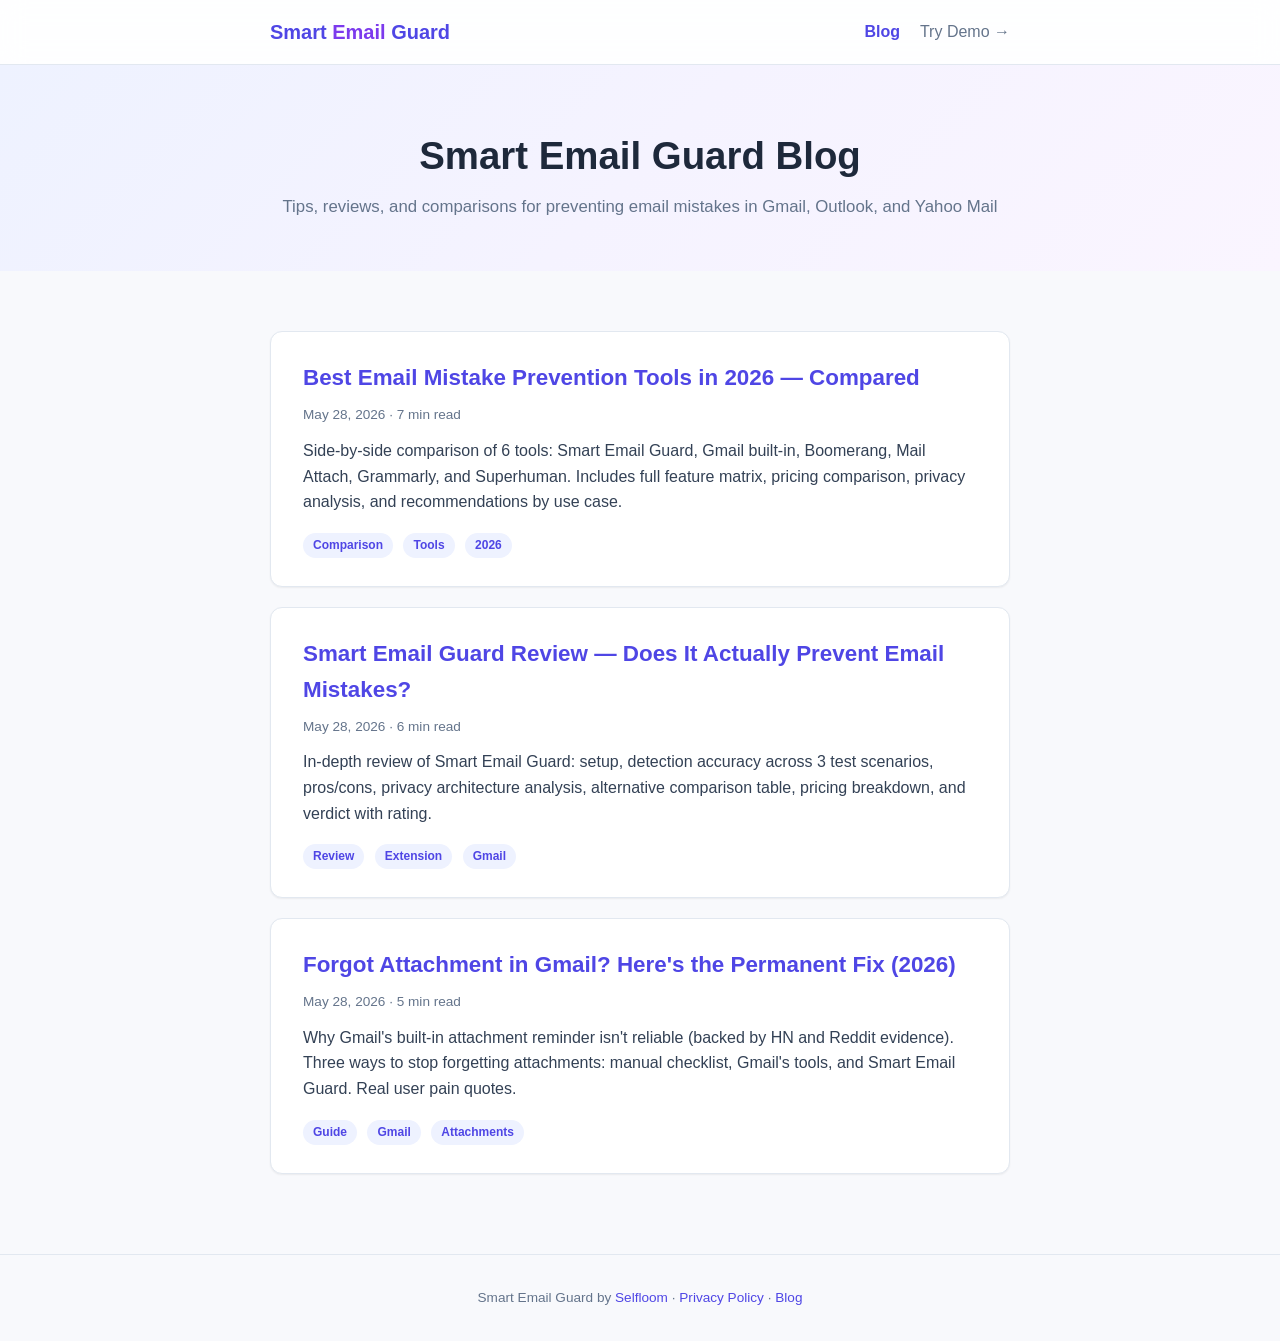
<file: blog/index.html>
<!DOCTYPE html>
<html lang="en">
<head>
<meta charset="UTF-8">
<meta name="viewport" content="width=device-width, initial-scale=1.0">
<meta name="description" content="Smart Email Guard Blog — tips, reviews, and comparisons for preventing email mistakes in Gmail, Outlook, and Yahoo Mail.">
<meta name="robots" content="index, follow">
<meta name="author" content="Selfloom">
<meta name="theme-color" content="#4f46e5">
<link rel="canonical" href="https://selfloom.github.io/smart-email-guard-demo/blog/">
<meta property="og:title" content="Smart Email Guard Blog">
<meta property="og:description" content="Tips, reviews, and comparisons for preventing email mistakes. Covers Gmail, Outlook, Yahoo Mail — attachment reminders, link checkers, CC verification, and more.">
<meta property="og:url" content="https://selfloom.github.io/smart-email-guard-demo/blog/">
<meta property="og:type" content="website">
<meta property="og:site_name" content="Smart Email Guard Blog">
<meta name="twitter:card" content="summary">
<meta name="twitter:title" content="Smart Email Guard Blog">
<meta name="twitter:description" content="Tips, reviews, and comparisons for preventing email mistakes.">
<title>Smart Email Guard Blog — Email Mistake Prevention Tips &amp; Reviews</title>
<style>
:root {
  --c-bg:          #f8f9fc;
  --c-surface:     #ffffff;
  --c-primary:     #4f46e5;
  --c-primary-h:   #4338ca;
  --c-accent:      #7c3aed;
  --c-text:        #1e293b;
  --c-text-muted:  #64748b;
  --c-border:      #e2e8f0;
  --radius:        12px;
  --shadow-sm:     0 1px 2px rgba(0,0,0,.06);
  --shadow-md:     0 4px 16px rgba(0,0,0,.10);
  --font:          -apple-system, BlinkMacSystemFont, "Segoe UI", Roboto, "Helvetica Neue", Arial, sans-serif;
}
*, *::before, *::after { box-sizing: border-box; margin: 0; padding: 0; }
body {
  font-family: var(--font);
  background: var(--c-bg);
  color: var(--c-text);
  line-height: 1.6;
  -webkit-font-smoothing: antialiased;
}
.container { max-width: 780px; margin: 0 auto; padding: 0 20px; }
.btn {
  display: inline-flex; align-items: center; gap: 8px;
  padding: 14px 28px; border: none; border-radius: 8px;
  font-size: 1rem; font-weight: 600; cursor: pointer;
  transition: transform .15s, box-shadow .15s, background .2s;
  text-decoration: none;
}
.btn:hover { transform: translateY(-1px); box-shadow: var(--shadow-md); }
.btn-primary { background: var(--c-primary); color: #fff; }
.btn-primary:hover { background: var(--c-primary-h); }

.site-header {
  padding: 16px 0;
  background: rgba(255,255,255,.85); backdrop-filter: blur(12px);
  position: sticky; top: 0; z-index: 100;
  border-bottom: 1px solid var(--c-border);
}
.site-header .container { display: flex; align-items: center; justify-content: space-between; }
.logo { font-size: 1.25rem; font-weight: 800; color: var(--c-primary); }
.logo span { color: var(--c-accent); }

.page-hero {
  padding: 60px 0 50px;
  background: linear-gradient(135deg, #eef2ff 0%, #f5f3ff 50%, #faf5ff 100%);
  text-align: center;
}
.page-hero h1 { font-size: 2.4rem; font-weight: 900; margin-bottom: 8px; }
.page-hero p { color: var(--c-text-muted); font-size: 1.05rem; }

.posts-section { padding: 60px 0; }
.post-card {
  background: var(--c-surface); border: 1px solid var(--c-border);
  border-radius: var(--radius); padding: 28px 32px; margin-bottom: 20px;
  box-shadow: var(--shadow-sm); transition: box-shadow .2s, transform .2s;
}
.post-card:hover { box-shadow: var(--shadow-md); transform: translateY(-2px); }
.post-card h2 { font-size: 1.4rem; font-weight: 800; margin-bottom: 8px; }
.post-card h2 a { color: var(--c-primary); text-decoration: none; }
.post-card h2 a:hover { text-decoration: underline; }
.post-card .meta { font-size: .85rem; color: var(--c-text-muted); margin-bottom: 12px; }
.post-card p { color: #334155; margin-bottom: 16px; }
.post-card .tag {
  display: inline-block; padding: 3px 10px; border-radius: 20px;
  font-size: .75rem; font-weight: 600; margin-right: 6px;
  background: #eef2ff; color: var(--c-primary);
}

.site-footer {
  padding: 32px 0; border-top: 1px solid var(--c-border);
  text-align: center; font-size: .85rem; color: var(--c-text-muted);
}
.site-footer a { color: var(--c-primary); text-decoration: none; }
.site-footer a:hover { text-decoration: underline; }
</style>
</head>
<body>

<header class="site-header">
  <div class="container">
    <a href="https://selfloom.github.io/smart-email-guard-demo/" class="logo" style="text-decoration:none;">Smart <span>Email</span> Guard</a>
    <nav style="display:flex;gap:20px;">
      <a href="https://selfloom.github.io/smart-email-guard-demo/blog/" style="color:var(--c-primary);text-decoration:none;font-weight:600;">Blog</a>
      <a href="https://selfloom.github.io/smart-email-guard-demo/" style="color:var(--c-text-muted);text-decoration:none;font-weight:500;">Try Demo &rarr;</a>
    </nav>
  </div>
</header>

<section class="page-hero">
  <div class="container">
    <h1>Smart Email Guard Blog</h1>
    <p>Tips, reviews, and comparisons for preventing email mistakes in Gmail, Outlook, and Yahoo Mail</p>
  </div>
</section>

<section class="posts-section">
  <div class="container">

    <div class="post-card">
      <h2><a href="https://selfloom.github.io/smart-email-guard-demo/blog/best-email-mistake-prevention-tools-2026.html">Best Email Mistake Prevention Tools in 2026 — Compared</a></h2>
      <div class="meta">May 28, 2026 &middot; 7 min read</div>
      <p>Side-by-side comparison of 6 tools: Smart Email Guard, Gmail built-in, Boomerang, Mail Attach, Grammarly, and Superhuman. Includes full feature matrix, pricing comparison, privacy analysis, and recommendations by use case.</p>
      <span class="tag">Comparison</span>
      <span class="tag">Tools</span>
      <span class="tag">2026</span>
    </div>

    <div class="post-card">
      <h2><a href="https://selfloom.github.io/smart-email-guard-demo/blog/email-attachment-reminder-review.html">Smart Email Guard Review — Does It Actually Prevent Email Mistakes?</a></h2>
      <div class="meta">May 28, 2026 &middot; 6 min read</div>
      <p>In-depth review of Smart Email Guard: setup, detection accuracy across 3 test scenarios, pros/cons, privacy architecture analysis, alternative comparison table, pricing breakdown, and verdict with rating.</p>
      <span class="tag">Review</span>
      <span class="tag">Extension</span>
      <span class="tag">Gmail</span>
    </div>

    <div class="post-card">
      <h2><a href="https://selfloom.github.io/smart-email-guard-demo/blog/forgot-attachment-gmail-fix.html">Forgot Attachment in Gmail? Here's the Permanent Fix (2026)</a></h2>
      <div class="meta">May 28, 2026 &middot; 5 min read</div>
      <p>Why Gmail's built-in attachment reminder isn't reliable (backed by HN and Reddit evidence). Three ways to stop forgetting attachments: manual checklist, Gmail's tools, and Smart Email Guard. Real user pain quotes.</p>
      <span class="tag">Guide</span>
      <span class="tag">Gmail</span>
      <span class="tag">Attachments</span>
    </div>

  </div>
</section>

<footer class="site-footer">
  <div class="container">
    <p>Smart Email Guard by <a href="https://selfloom.github.io">Selfloom</a> &middot; <a href="https://selfloom.github.io/smart-email-guard-demo/privacy/">Privacy Policy</a> &middot; <a href="https://selfloom.github.io/smart-email-guard-demo/blog/">Blog</a></p>
  </div>
</footer>

</body>
</html>
</file>
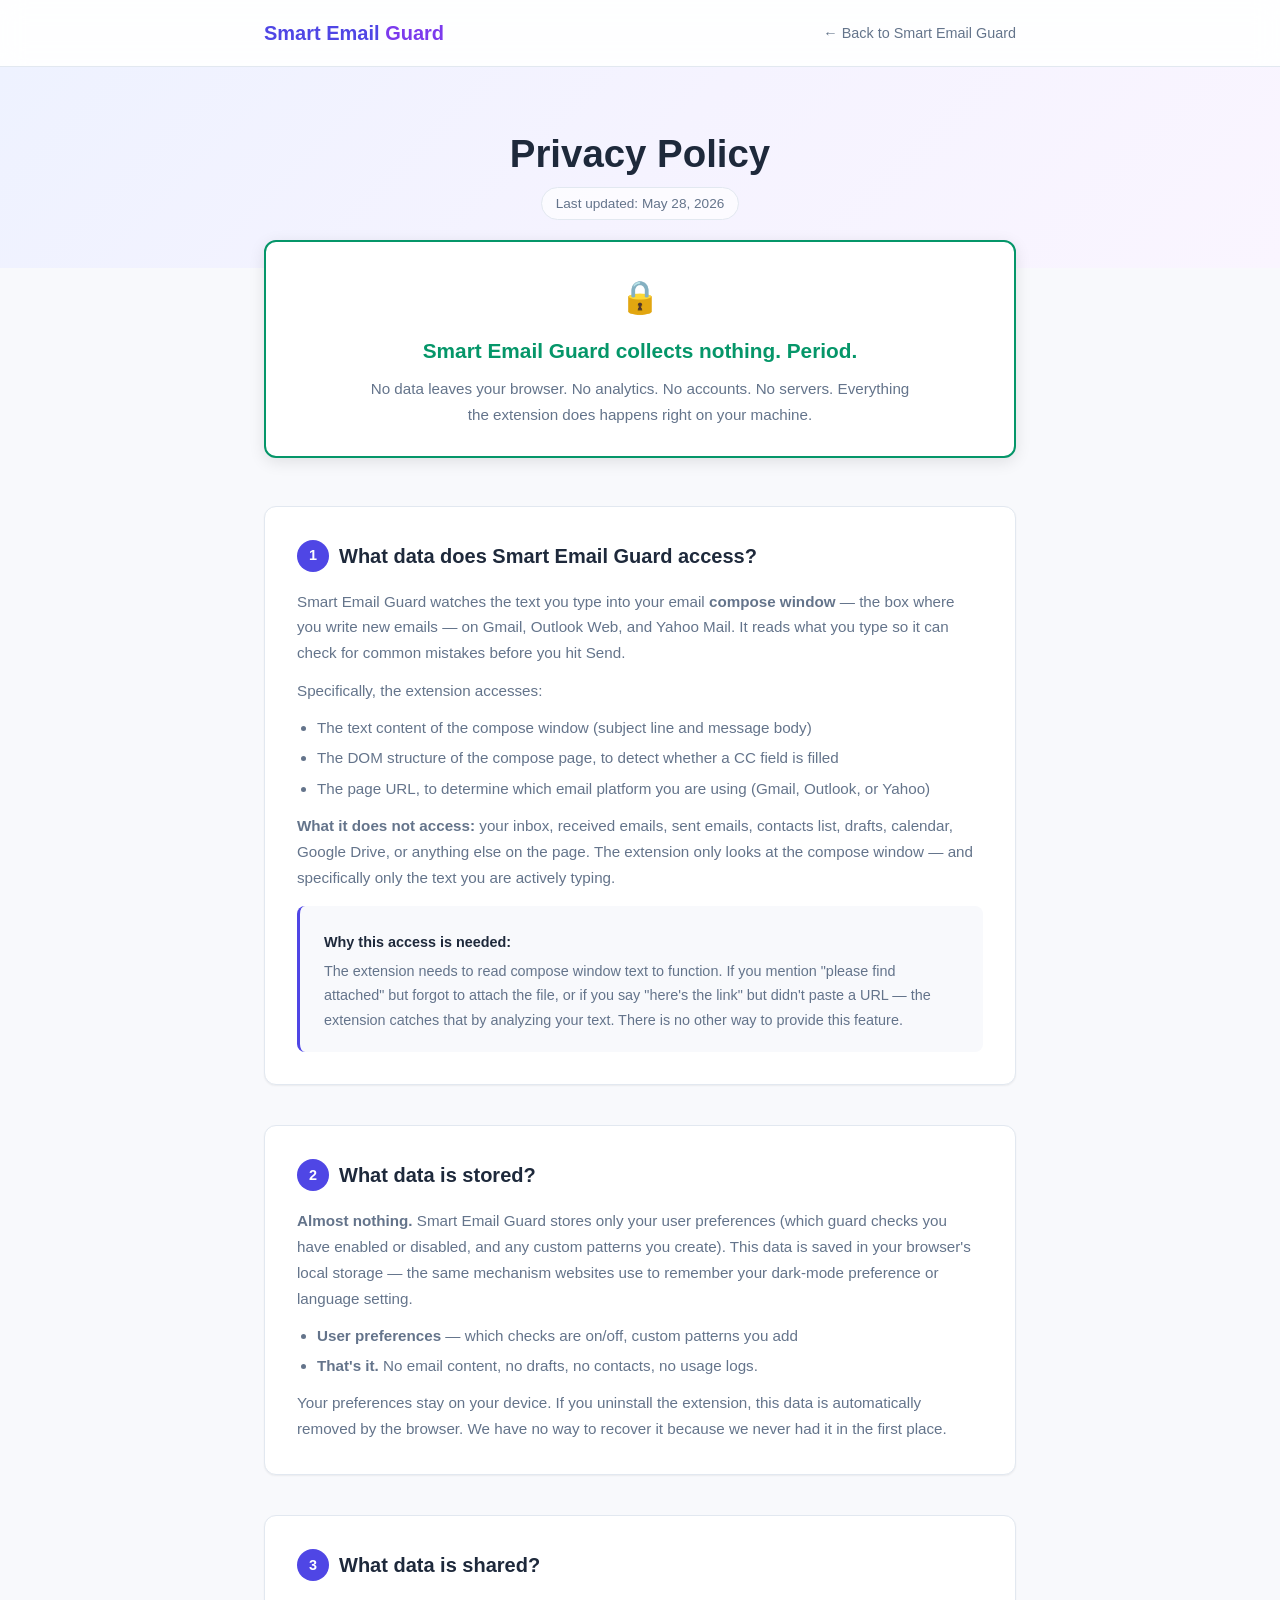
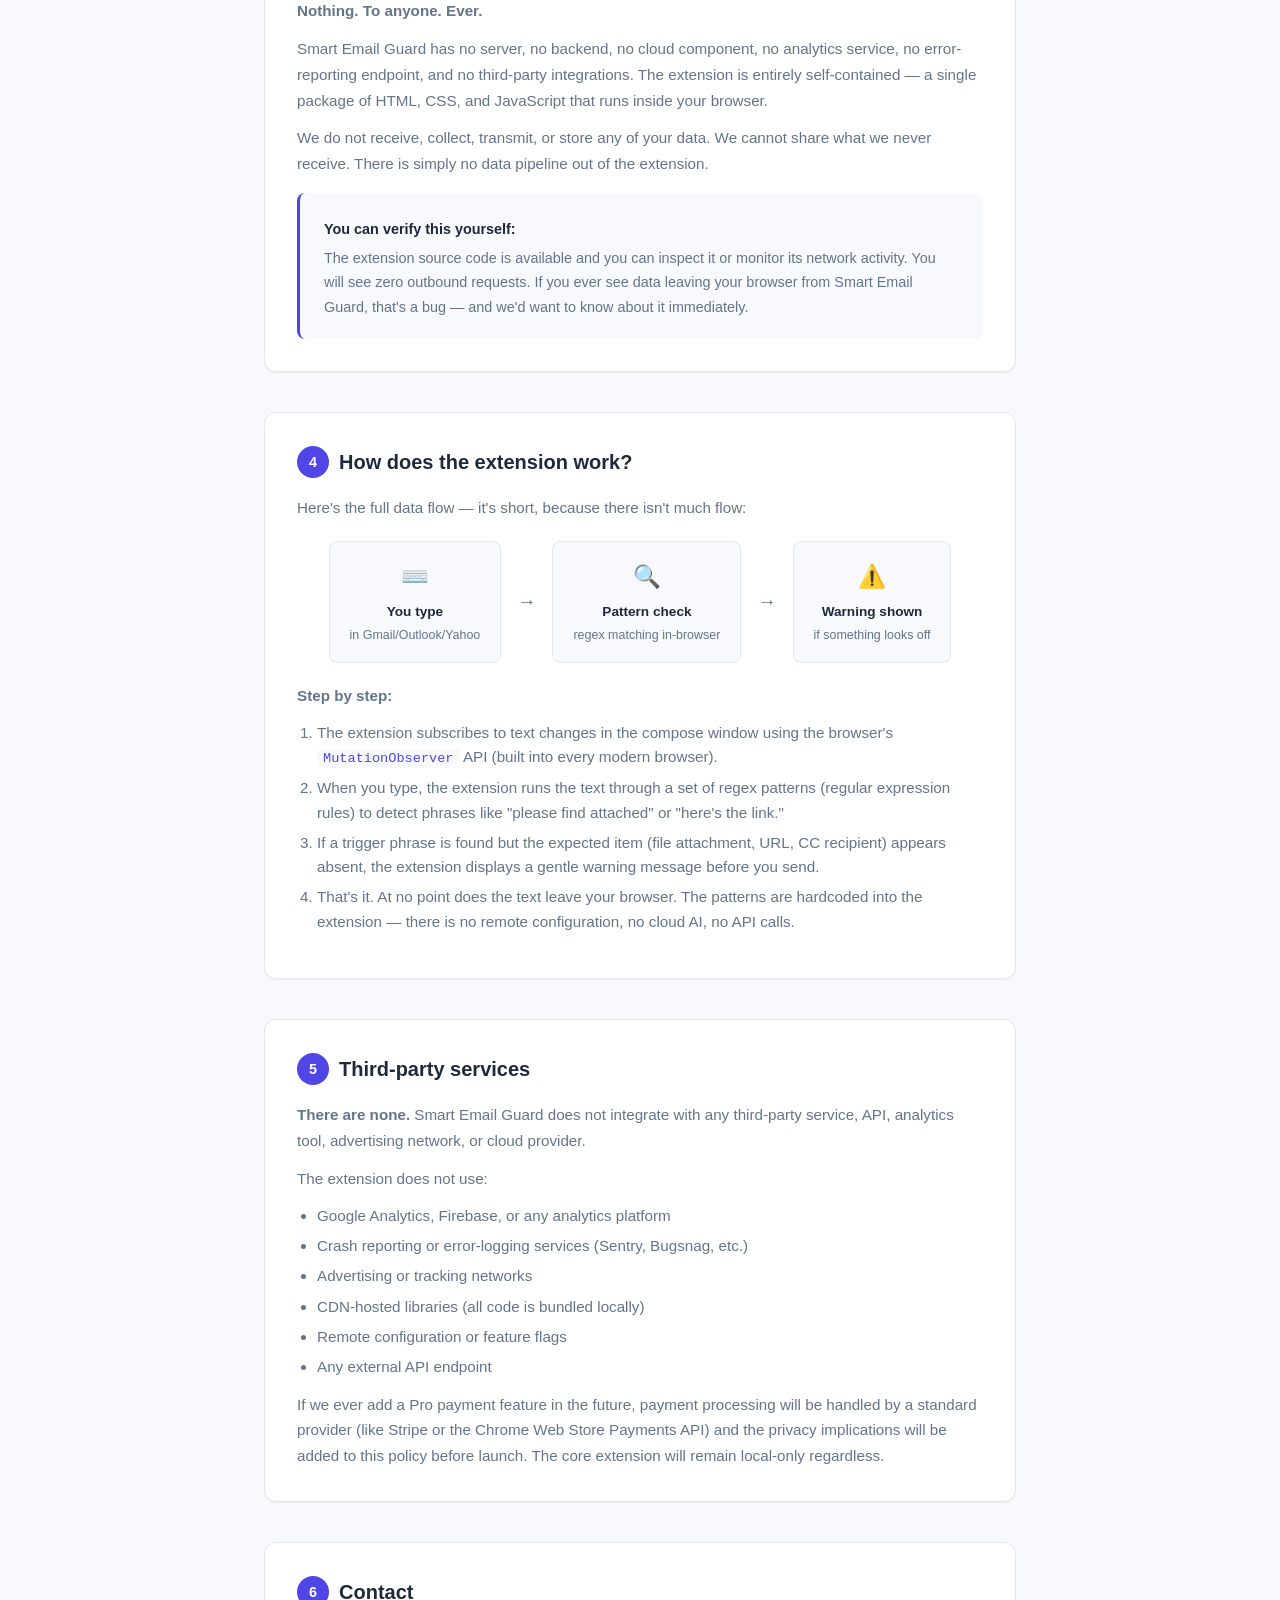
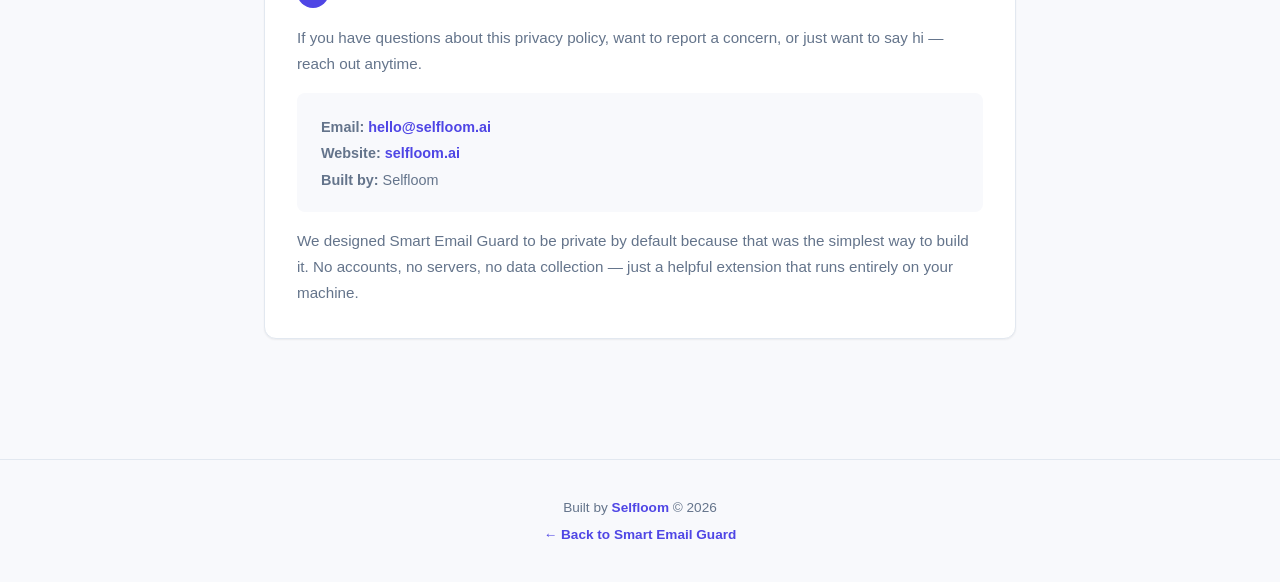
<file: privacy/index.html>
<!DOCTYPE html>
<html lang="en">
<head>
<meta charset="UTF-8">
<meta name="viewport" content="width=device-width, initial-scale=1.0">
<title>Privacy Policy — Smart Email Guard</title>
<style>
/* ─── CSS Custom Properties (matching demo page) ─── */
:root {
  --c-bg:          #f8f9fc;
  --c-surface:     #ffffff;
  --c-primary:     #4f46e5;
  --c-primary-h:   #4338ca;
  --c-accent:      #7c3aed;
  --c-text:        #1e293b;
  --c-text-muted:  #64748b;
  --c-border:      #e2e8f0;
  --c-warn-bg:     #fffbeb;
  --c-warn-border: #f59e0b;
  --c-warn-text:   #92400e;
  --c-success:     #059669;
  --c-danger:      #dc2626;
  --radius:        12px;
  --shadow-sm:     0 1px 2px rgba(0,0,0,.06);
  --shadow-md:     0 4px 16px rgba(0,0,0,.10);
  --shadow-lg:     0 12px 40px rgba(0,0,0,.14);
  --font:          -apple-system, BlinkMacSystemFont, "Segoe UI", Roboto, "Helvetica Neue", Arial, sans-serif;
}

/* ─── Reset & Base ─── */
*, *::before, *::after { box-sizing: border-box; margin: 0; padding: 0; }
html { scroll-behavior: smooth; }
body {
  font-family: var(--font);
  background: var(--c-bg);
  color: var(--c-text);
  line-height: 1.7;
  -webkit-font-smoothing: antialiased;
}

/* ─── Utility ─── */
.container { max-width: 800px; margin: 0 auto; padding: 0 24px; }

/* ─── Header ─── */
.site-header {
  padding: 16px 0;
  background: rgba(255,255,255,.85); backdrop-filter: blur(12px);
  position: sticky; top: 0; z-index: 100;
  border-bottom: 1px solid var(--c-border);
}
.site-header .container { display: flex; align-items: center; justify-content: space-between; }
.logo { font-size: 1.25rem; font-weight: 800; color: var(--c-primary); text-decoration: none; }
.logo span { color: var(--c-accent); }
.back-link {
  font-size: .9rem; color: var(--c-text-muted); text-decoration: none;
  font-weight: 500; transition: color .15s;
}
.back-link:hover { color: var(--c-primary); }

/* ─── Page Header ─── */
.page-header {
  padding: 64px 0 48px;
  text-align: center;
  background: linear-gradient(135deg, #eef2ff 0%, #f5f3ff 50%, #faf5ff 100%);
}
.page-header h1 { font-size: 2.4rem; font-weight: 900; line-height: 1.2; margin-bottom: 10px; }
.page-header .updated {
  font-size: .85rem; color: var(--c-text-muted);
  display: inline-block; padding: 4px 14px; border-radius: 20px;
  background: rgba(255,255,255,.7); border: 1px solid var(--c-border);
}

/* ─── Summary Banner ─── */
.summary-banner {
  margin: -28px 0 48px; position: relative; z-index: 10;
}
.summary-banner .card {
  background: var(--c-surface); border-radius: var(--radius);
  padding: 28px 32px; box-shadow: var(--shadow-md);
  border: 2px solid var(--c-success);
  text-align: center;
}
.summary-banner .card .icon { font-size: 2rem; margin-bottom: 8px; }
.summary-banner .card h2 { font-size: 1.3rem; font-weight: 700; margin-bottom: 8px; color: var(--c-success); }
.summary-banner .card p { font-size: .95rem; color: var(--c-text-muted); max-width: 560px; margin: 0 auto; }

/* ─── Content ─── */
.content { padding: 0 0 80px; }

.policy-section {
  margin-bottom: 40px;
  background: var(--c-surface); border-radius: var(--radius);
  padding: 32px; box-shadow: var(--shadow-sm);
  border: 1px solid var(--c-border);
}
.policy-section h2 {
  font-size: 1.25rem; font-weight: 700; margin-bottom: 16px;
  display: flex; align-items: center; gap: 10px;
}
.policy-section h2 .num {
  width: 32px; height: 32px; border-radius: 50%;
  background: var(--c-primary); color: #fff;
  font-size: .9rem; font-weight: 800; display: flex;
  align-items: center; justify-content: center; flex-shrink: 0;
}
.policy-section p { font-size: .95rem; color: var(--c-text-muted); margin-bottom: 12px; }
.policy-section p:last-child { margin-bottom: 0; }
.policy-section ul { margin: 8px 0 12px; padding-left: 20px; }
.policy-section ul li { font-size: .95rem; color: var(--c-text-muted); margin-bottom: 6px; line-height: 1.6; }
.policy-section ul li:last-child { margin-bottom: 0; }
.policy-section code {
  background: var(--c-bg); padding: 2px 6px; border-radius: 4px;
  font-size: .85rem; color: var(--c-primary); font-family: "SF Mono", Consolas, monospace;
}

.highlight-box {
  background: var(--c-bg); border-radius: 8px; padding: 20px 24px;
  margin-top: 16px; border-left: 3px solid var(--c-primary);
}
.highlight-box p { font-size: .9rem; color: var(--c-text-muted); margin: 4px 0; }
.highlight-box p strong { color: var(--c-text); }

.data-flow {
  display: flex; align-items: center; gap: 16px; margin: 20px 0;
  flex-wrap: wrap; justify-content: center;
}
.data-flow .step-box {
  background: var(--c-bg); border-radius: 8px; padding: 16px 20px;
  text-align: center; border: 1px solid var(--c-border);
  min-width: 120px;
}
.data-flow .step-box .step-icon { font-size: 1.4rem; margin-bottom: 4px; }
.data-flow .step-box .step-label { font-size: .85rem; font-weight: 600; color: var(--c-text); }
.data-flow .step-box .step-detail { font-size: .78rem; color: var(--c-text-muted); margin-top: 2px; }
.data-flow .arrow { font-size: 1.2rem; color: var(--c-text-muted); }

.contact-card {
  background: var(--c-bg); border-radius: 8px; padding: 20px 24px;
  margin-top: 16px;
}
.contact-card p { font-size: .9rem; color: var(--c-text-muted); margin: 2px 0; }
.contact-card a { color: var(--c-primary); text-decoration: none; font-weight: 600; }
.contact-card a:hover { text-decoration: underline; }

/* ─── Footer ─── */
.site-footer {
  padding: 36px 0; text-align: center; border-top: 1px solid var(--c-border);
  font-size: .85rem; color: var(--c-text-muted);
}
.site-footer a { color: var(--c-primary); text-decoration: none; font-weight: 600; }
.site-footer a:hover { text-decoration: underline; }

/* ─── Responsive ─── */
@media (max-width: 640px) {
  .page-header h1 { font-size: 1.7rem; }
  .policy-section { padding: 24px 20px; }
  .summary-banner .card { padding: 20px; }
  .data-flow { flex-direction: column; }
  .data-flow .arrow { transform: rotate(90deg); }
}
</style>
</head>
<body>

<!-- ─── Header ─── -->
<header class="site-header">
  <div class="container">
    <a href="../index.html" class="logo">Smart Email <span>Guard</span></a>
    <a href="../index.html" class="back-link">&larr; Back to Smart Email Guard</a>
  </div>
</header>

<!-- ─── Page Header ─── -->
<section class="page-header">
  <div class="container">
    <h1>Privacy Policy</h1>
    <span class="updated">Last updated: May 28, 2026</span>
  </div>
</section>

<!-- ─── Summary Banner ─── -->
<div class="summary-banner">
  <div class="container">
    <div class="card">
      <div class="icon">🔒</div>
      <h2>Smart Email Guard collects nothing. Period.</h2>
      <p>
        No data leaves your browser. No analytics. No accounts. No servers.
        Everything the extension does happens right on your machine.
      </p>
    </div>
  </div>
</div>

<!-- ─── Content ─── -->
<div class="content">
  <div class="container">

    <!-- Section 1 -->
    <div class="policy-section">
      <h2><span class="num">1</span> What data does Smart Email Guard access?</h2>
      <p>
        Smart Email Guard watches the text you type into your email <strong>compose window</strong>
        — the box where you write new emails — on Gmail, Outlook Web, and Yahoo Mail.
        It reads what you type so it can check for common mistakes before you hit Send.
      </p>
      <p>
        Specifically, the extension accesses:
      </p>
      <ul>
        <li>The text content of the compose window (subject line and message body)</li>
        <li>The DOM structure of the compose page, to detect whether a CC field is filled</li>
        <li>The page URL, to determine which email platform you are using (Gmail, Outlook, or Yahoo)</li>
      </ul>
      <p>
        <strong>What it does not access:</strong> your inbox, received emails, sent emails, contacts list,
        drafts, calendar, Google Drive, or anything else on the page. The extension only looks at
        the compose window &mdash; and specifically only the text you are actively typing.
      </p>
      <div class="highlight-box">
        <p><strong>Why this access is needed:</strong></p>
        <p>
          The extension needs to read compose window text to function. If you mention
          "please find attached" but forgot to attach the file, or if you say "here's the link"
          but didn't paste a URL &mdash; the extension catches that by analyzing your text.
          There is no other way to provide this feature.
        </p>
      </div>
    </div>

    <!-- Section 2 -->
    <div class="policy-section">
      <h2><span class="num">2</span> What data is stored?</h2>
      <p>
        <strong>Almost nothing.</strong> Smart Email Guard stores only your user preferences
        (which guard checks you have enabled or disabled, and any custom patterns you create).
        This data is saved in your browser's local storage &mdash; the same mechanism websites
        use to remember your dark-mode preference or language setting.
      </p>
      <ul>
        <li><strong>User preferences</strong> — which checks are on/off, custom patterns you add</li>
        <li><strong>That's it.</strong> No email content, no drafts, no contacts, no usage logs.</li>
      </ul>
      <p>
        Your preferences stay on your device. If you uninstall the extension, this data is
        automatically removed by the browser. We have no way to recover it because we
        never had it in the first place.
      </p>
    </div>

    <!-- Section 3 -->
    <div class="policy-section">
      <h2><span class="num">3</span> What data is shared?</h2>
      <p>
        <strong>Nothing. To anyone. Ever.</strong>
      </p>
      <p>
        Smart Email Guard has no server, no backend, no cloud component, no analytics service,
        no error-reporting endpoint, and no third-party integrations. The extension is entirely
        self-contained &mdash; a single package of HTML, CSS, and JavaScript that runs inside
        your browser.
      </p>
      <p>
        We do not receive, collect, transmit, or store any of your data. We cannot
        share what we never receive. There is simply no data pipeline out of the extension.
      </p>
      <div class="highlight-box">
        <p><strong>You can verify this yourself:</strong></p>
        <p>
          The extension source code is available and you can inspect it or monitor its
          network activity. You will see zero outbound requests. If you ever see data leaving
          your browser from Smart Email Guard, that's a bug &mdash; and we'd want to know
          about it immediately.
        </p>
      </div>
    </div>

    <!-- Section 4 -->
    <div class="policy-section">
      <h2><span class="num">4</span> How does the extension work?</h2>
      <p>
        Here's the full data flow &mdash; it's short, because there isn't much flow:
      </p>
      <div class="data-flow">
        <div class="step-box">
          <div class="step-icon">⌨️</div>
          <div class="step-label">You type</div>
          <div class="step-detail">in Gmail/Outlook/Yahoo</div>
        </div>
        <div class="arrow">&rarr;</div>
        <div class="step-box">
          <div class="step-icon">🔍</div>
          <div class="step-label">Pattern check</div>
          <div class="step-detail">regex matching in-browser</div>
        </div>
        <div class="arrow">&rarr;</div>
        <div class="step-box">
          <div class="step-icon">⚠️</div>
          <div class="step-label">Warning shown</div>
          <div class="step-detail">if something looks off</div>
        </div>
      </div>
      <p>
        <strong>Step by step:</strong>
      </p>
      <ol style="margin: 8px 0 12px; padding-left: 20px;">
        <li style="font-size:.95rem;color:var(--c-text-muted);margin-bottom:6px;line-height:1.6;">
          The extension subscribes to text changes in the compose window using the browser's
          <code>MutationObserver</code> API (built into every modern browser).
        </li>
        <li style="font-size:.95rem;color:var(--c-text-muted);margin-bottom:6px;line-height:1.6;">
          When you type, the extension runs the text through a set of regex patterns
          (regular expression rules) to detect phrases like "please find attached" or "here's the link."
        </li>
        <li style="font-size:.95rem;color:var(--c-text-muted);margin-bottom:6px;line-height:1.6;">
          If a trigger phrase is found but the expected item (file attachment, URL, CC recipient)
          appears absent, the extension displays a gentle warning message before you send.
        </li>
        <li style="font-size:.95rem;color:var(--c-text-muted);margin-bottom:0;line-height:1.6;">
          That's it. At no point does the text leave your browser. The patterns are hardcoded
          into the extension &mdash; there is no remote configuration, no cloud AI, no API calls.
        </li>
      </ol>
    </div>

    <!-- Section 5 -->
    <div class="policy-section">
      <h2><span class="num">5</span> Third-party services</h2>
      <p>
        <strong>There are none.</strong> Smart Email Guard does not integrate with any third-party
        service, API, analytics tool, advertising network, or cloud provider.
      </p>
      <p>
        The extension does not use:
      </p>
      <ul>
        <li>Google Analytics, Firebase, or any analytics platform</li>
        <li>Crash reporting or error-logging services (Sentry, Bugsnag, etc.)</li>
        <li>Advertising or tracking networks</li>
        <li>CDN-hosted libraries (all code is bundled locally)</li>
        <li>Remote configuration or feature flags</li>
        <li>Any external API endpoint</li>
      </ul>
      <p>
        If we ever add a Pro payment feature in the future, payment processing will be
        handled by a standard provider (like Stripe or the Chrome Web Store Payments API)
        and the privacy implications will be added to this policy before launch. The core
        extension will remain local-only regardless.
      </p>
    </div>

    <!-- Section 6 -->
    <div class="policy-section">
      <h2><span class="num">6</span> Contact</h2>
      <p>
        If you have questions about this privacy policy, want to report a concern, or
        just want to say hi &mdash; reach out anytime.
      </p>
      <div class="contact-card">
        <p><strong>Email:</strong> <a href="mailto:hello@selfloom.ai">hello@selfloom.ai</a></p>
        <p><strong>Website:</strong> <a href="https://selfloom.ai" target="_blank" rel="noopener">selfloom.ai</a></p>
        <p><strong>Built by:</strong> Selfloom</p>
      </div>
      <p style="margin-top:16px;">
        We designed Smart Email Guard to be private by default because that was the simplest
        way to build it. No accounts, no servers, no data collection &mdash; just a helpful
        extension that runs entirely on your machine.
      </p>
    </div>

  </div>
</div>

<!-- ─── Footer ─── -->
<footer class="site-footer">
  <div class="container">
    <p>Built by <a href="https://selfloom.ai" target="_blank" rel="noopener">Selfloom</a> &copy; 2026</p>
    <p style="margin-top:4px;">
      <a href="../index.html">&larr; Back to Smart Email Guard</a>
    </p>
  </div>
</footer>

</body>
</html>
</file>
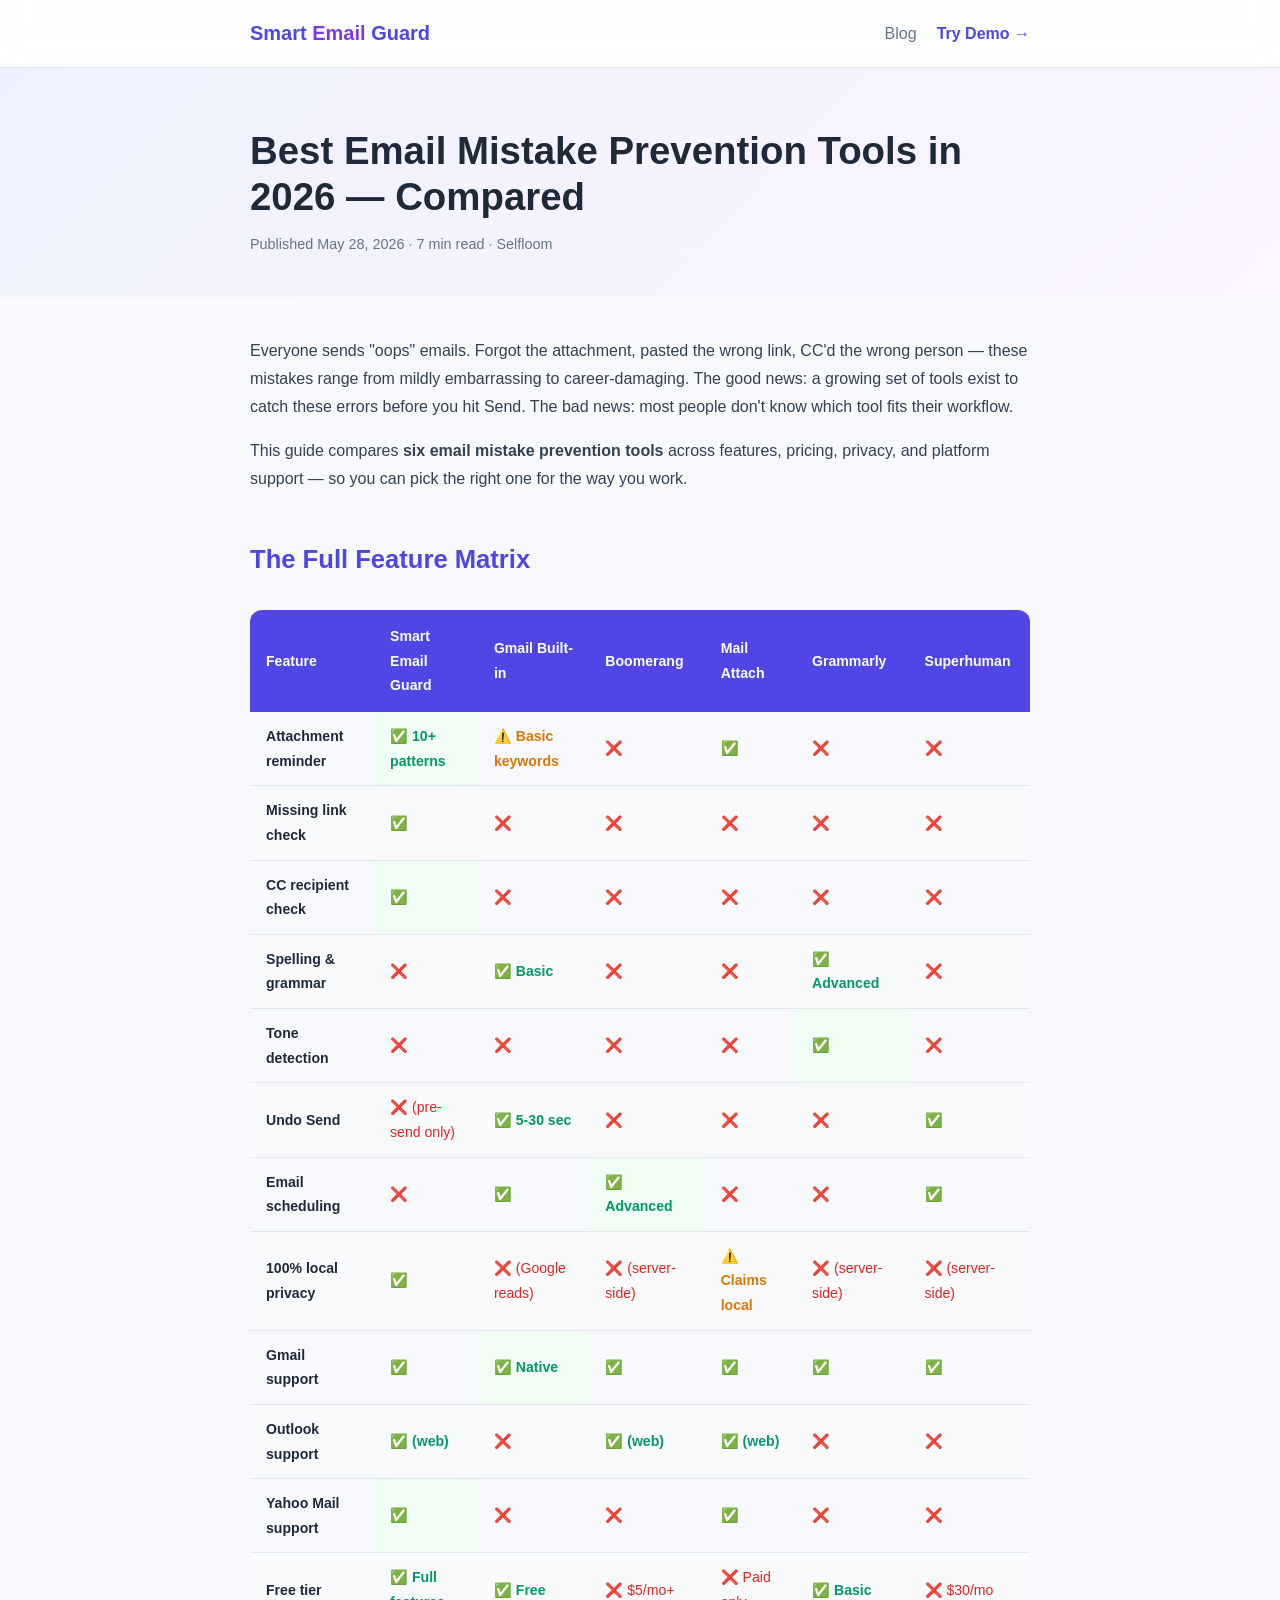
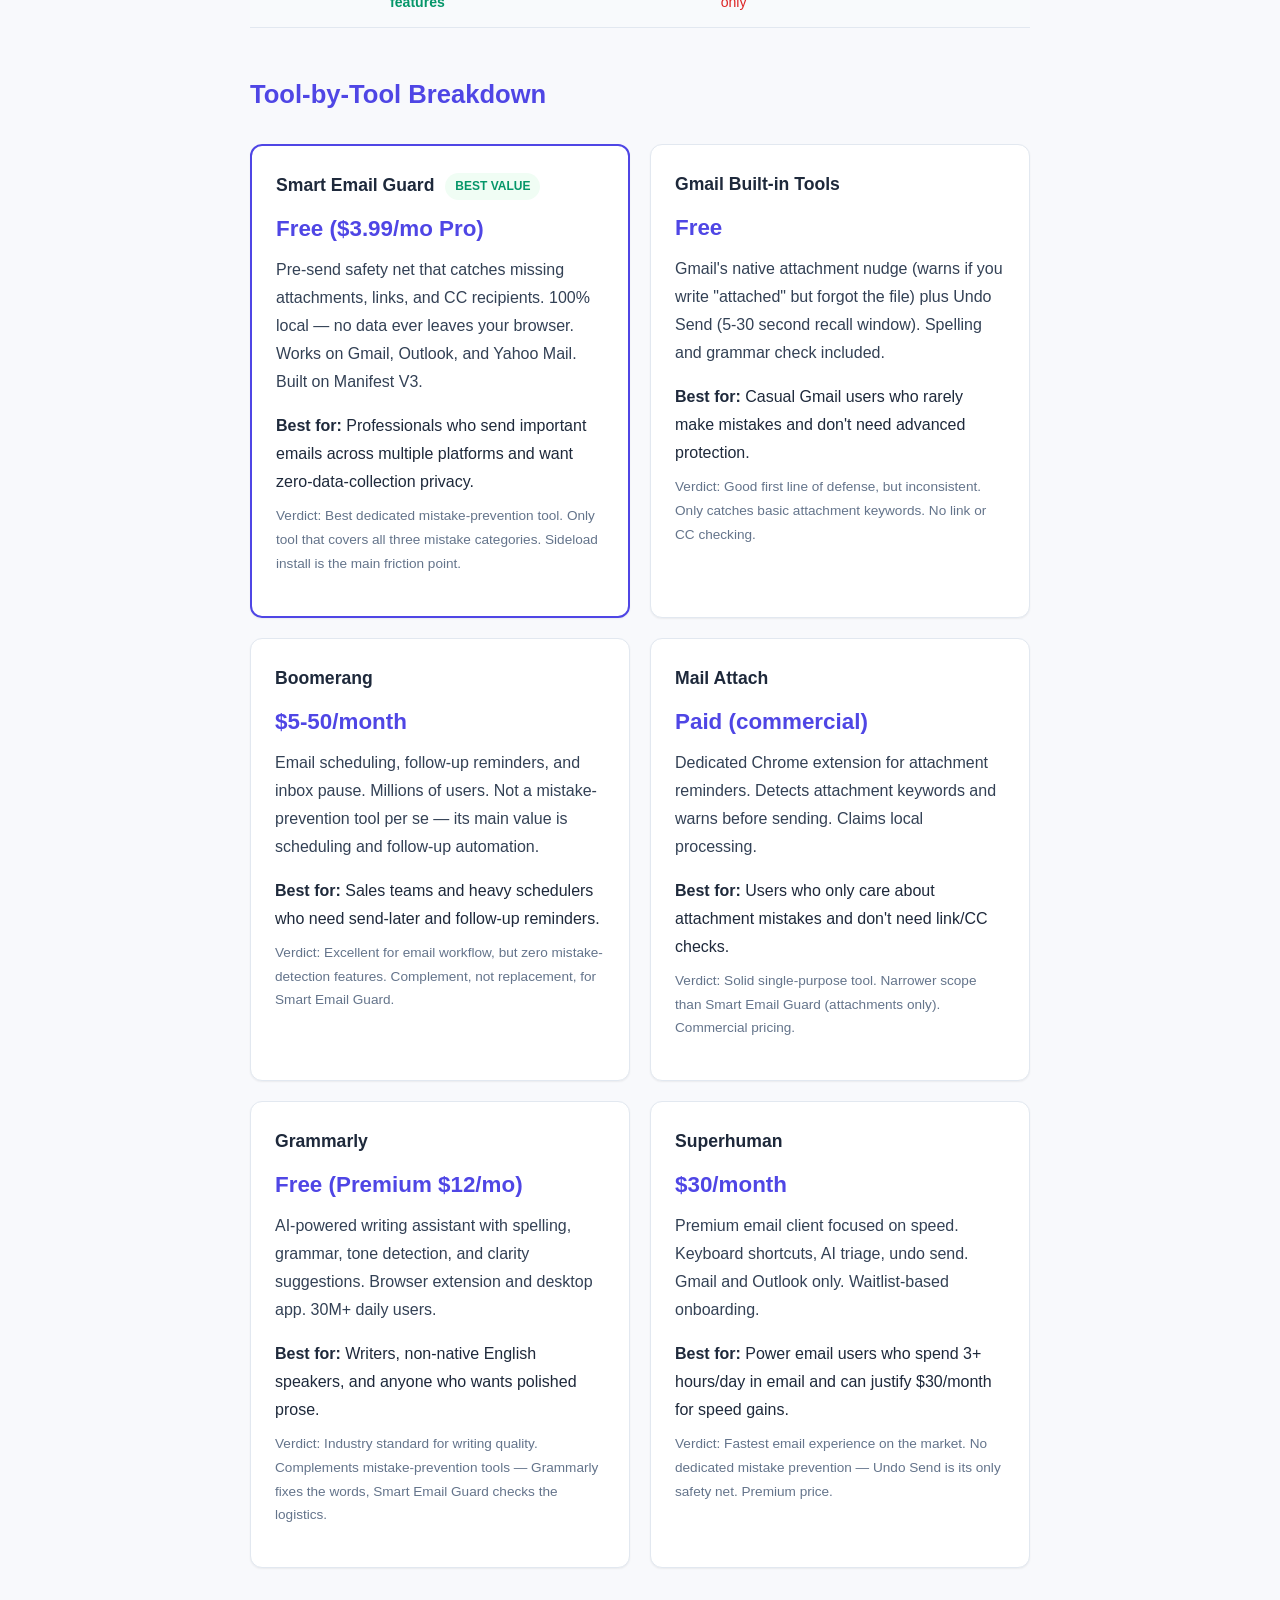
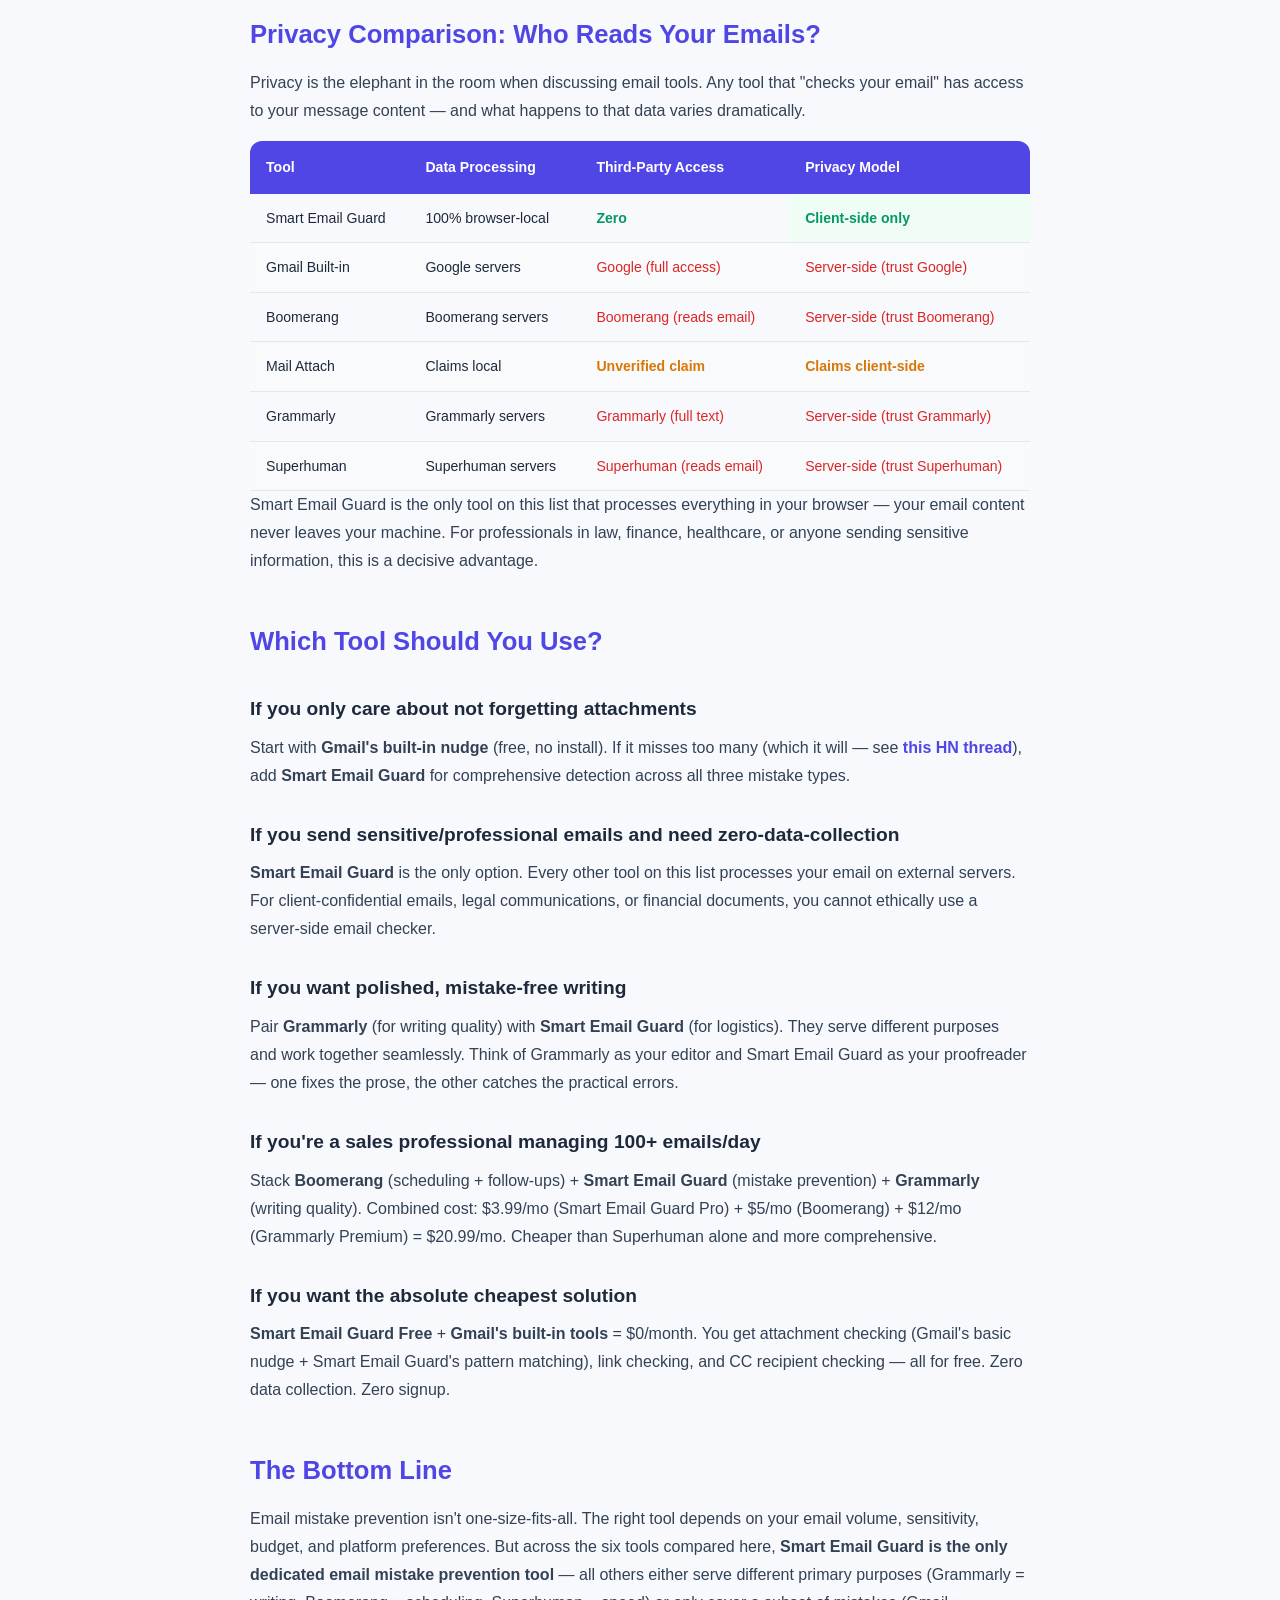
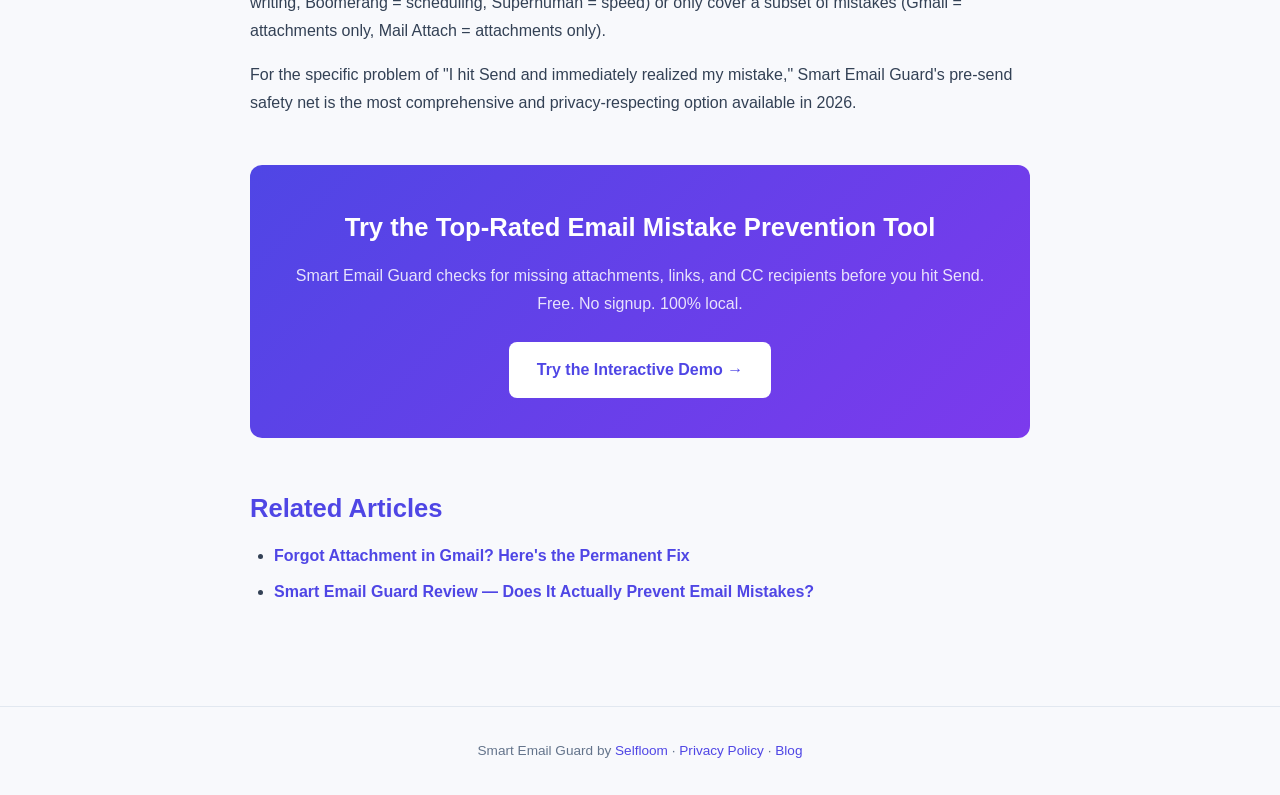
<file: blog/best-email-mistake-prevention-tools-2026.html>
<!DOCTYPE html>
<html lang="en">
<head>
<meta charset="UTF-8">
<meta name="viewport" content="width=device-width, initial-scale=1.0">

<!-- ─── SEO Meta ─── -->
<meta name="description" content="Compare the best email mistake prevention tools in 2026: Smart Email Guard vs Gmail built-in vs Boomerang vs Mail Attach vs Grammarly vs Superhuman. Feature comparison, pricing, privacy analysis.">
<meta name="keywords" content="best email mistake prevention tools 2026, email error prevention software, email attachment checker comparison, Gmail forgot attachment fix, best email checker Chrome extension, email safety net tools, prevent email oops, email send guard comparison, Outlook attachment reminder, email CC mistake tool">
<meta name="robots" content="index, follow">
<meta name="author" content="Selfloom">
<meta name="theme-color" content="#4f46e5">
<link rel="canonical" href="https://selfloom.github.io/smart-email-guard-demo/blog/best-email-mistake-prevention-tools-2026.html">

<!-- ─── Open Graph ─── -->
<meta property="og:title" content="Best Email Mistake Prevention Tools in 2026 — Compared">
<meta property="og:description" content="Side-by-side comparison of 6 email mistake prevention tools: Smart Email Guard, Gmail built-in, Boomerang, Mail Attach, Grammarly, and Superhuman. Features, pricing, privacy, who should use which.">
<meta property="og:url" content="https://selfloom.github.io/smart-email-guard-demo/blog/best-email-mistake-prevention-tools-2026.html">
<meta property="og:type" content="article">
<meta property="og:site_name" content="Smart Email Guard Blog">
<meta property="og:locale" content="en_US">

<!-- ─── Twitter Card ─── -->
<meta name="twitter:card" content="summary_large_image">
<meta name="twitter:title" content="Best Email Mistake Prevention Tools in 2026 — Compared">
<meta name="twitter:description" content="6 tools compared: Smart Email Guard vs Gmail vs Boomerang vs Mail Attach vs Grammarly vs Superhuman. Which actually prevents email mistakes?">

<!-- ─── Structured Data (JSON-LD) ─── -->
<script type="application/ld+json">
{
  "@context": "https://schema.org",
  "@type": "Article",
  "headline": "Best Email Mistake Prevention Tools in 2026 — Compared",
  "description": "Side-by-side comparison of 6 email mistake prevention tools: Smart Email Guard, Gmail built-in, Boomerang, Mail Attach, Grammarly, and Superhuman. Includes feature matrix, pricing, privacy analysis, and recommendations by use case.",
  "author": { "@type": "Organization", "name": "Selfloom", "url": "https://selfloom.github.io" },
  "datePublished": "2026-05-28",
  "dateModified": "2026-05-28",
  "url": "https://selfloom.github.io/smart-email-guard-demo/blog/best-email-mistake-prevention-tools-2026.html",
  "publisher": { "@type": "Organization", "name": "Selfloom" },
  "mainEntityOfPage": "https://selfloom.github.io/smart-email-guard-demo/blog/best-email-mistake-prevention-tools-2026.html"
}
</script>

<title>Best Email Mistake Prevention Tools in 2026 — Compared | Smart Email Guard</title>
<style>
:root {
  --c-bg:          #f8f9fc;
  --c-surface:     #ffffff;
  --c-primary:     #4f46e5;
  --c-primary-h:   #4338ca;
  --c-accent:      #7c3aed;
  --c-text:        #1e293b;
  --c-text-muted:  #64748b;
  --c-border:      #e2e8f0;
  --c-success:     #059669;
  --c-danger:      #dc2626;
  --radius:        12px;
  --shadow-sm:     0 1px 2px rgba(0,0,0,.06);
  --shadow-md:     0 4px 16px rgba(0,0,0,.10);
  --font:          -apple-system, BlinkMacSystemFont, "Segoe UI", Roboto, "Helvetica Neue", Arial, sans-serif;
}
*, *::before, *::after { box-sizing: border-box; margin: 0; padding: 0; }
body {
  font-family: var(--font);
  background: var(--c-bg);
  color: var(--c-text);
  line-height: 1.75;
  -webkit-font-smoothing: antialiased;
}
.container { max-width: 820px; margin: 0 auto; padding: 0 20px; }
.btn {
  display: inline-flex; align-items: center; gap: 8px;
  padding: 14px 28px; border: none; border-radius: 8px;
  font-size: 1rem; font-weight: 600; cursor: pointer;
  transition: transform .15s, box-shadow .15s, background .2s;
  text-decoration: none;
}
.btn:hover { transform: translateY(-1px); box-shadow: var(--shadow-md); }
.btn:active { transform: translateY(0); }
.btn-primary { background: var(--c-primary); color: #fff; }
.btn-primary:hover { background: var(--c-primary-h); }

.site-header {
  padding: 16px 0;
  background: rgba(255,255,255,.85); backdrop-filter: blur(12px);
  position: sticky; top: 0; z-index: 100;
  border-bottom: 1px solid var(--c-border);
}
.site-header .container { display: flex; align-items: center; justify-content: space-between; }
.logo { font-size: 1.25rem; font-weight: 800; color: var(--c-primary); }
.logo span { color: var(--c-accent); }

.article-hero {
  padding: 60px 0 40px;
  background: linear-gradient(135deg, #eef2ff 0%, #f5f3ff 50%, #faf5ff 100%);
}
.article-hero h1 { font-size: 2.4rem; font-weight: 900; line-height: 1.2; margin-bottom: 12px; }
.article-hero .byline { font-size: .9rem; color: var(--c-text-muted); }
.article-body { padding: 40px 0 80px; }
.article-body h2 { font-size: 1.6rem; font-weight: 800; margin: 44px 0 12px; color: var(--c-primary); }
.article-body h3 { font-size: 1.2rem; font-weight: 700; margin: 28px 0 8px; }
.article-body p { margin-bottom: 16px; color: #334155; }
.article-body ul, .article-body ol { margin: 0 0 20px 24px; color: #334155; }
.article-body li { margin-bottom: 8px; }
.article-body a { color: var(--c-primary); text-decoration: none; font-weight: 600; }
.article-body a:hover { text-decoration: underline; }

/* Feature Matrix */
.matrix-wrapper { overflow-x: auto; margin: 28px 0; }
.matrix { width: 100%; border-collapse: collapse; font-size: .88rem; min-width: 700px; }
.matrix thead th {
  background: var(--c-primary); color: #fff; padding: 14px 16px;
  text-align: left; font-weight: 700; position: sticky; top: 0;
}
.matrix thead th:first-child { border-radius: var(--radius) 0 0 0; }
.matrix thead th:last-child { border-radius: 0 var(--radius) 0 0; }
.matrix tbody td {
  padding: 12px 16px; border-bottom: 1px solid var(--c-border);
  vertical-align: middle;
}
.matrix tbody tr:nth-child(even) td { background: #f8fafc; }
.matrix .yes { color: var(--c-success); font-weight: 700; }
.matrix .partial { color: #d97706; font-weight: 600; }
.matrix .no { color: var(--c-danger); }
.matrix .best { background: #f0fdf4; font-weight: 700; }

/* Tool card */
.tool-cards { display: grid; grid-template-columns: 1fr 1fr; gap: 20px; margin: 28px 0; }
@media (max-width: 600px) { .tool-cards { grid-template-columns: 1fr; } }
.tool-card {
  background: var(--c-surface); border: 1px solid var(--c-border);
  border-radius: var(--radius); padding: 24px; box-shadow: var(--shadow-sm);
}
.tool-card h3 { margin-top: 0; font-size: 1.1rem; }
.tool-card .price { font-size: 1.4rem; font-weight: 800; color: var(--c-primary); margin: 8px 0; }
.tool-card .verdict { font-size: .85rem; color: var(--c-text-muted); margin-top: 8px; }

.cta-box {
  background: linear-gradient(135deg, var(--c-primary), var(--c-accent));
  color: #fff; border-radius: var(--radius); padding: 40px;
  margin: 48px 0; text-align: center;
}
.cta-box h2 { color: #fff !important; margin-top: 0; }
.cta-box p { color: rgba(255,255,255,.85) !important; margin-bottom: 24px; }
.cta-box .btn { background: #fff; color: var(--c-primary); }
.cta-box .btn:hover { background: #eef2ff; }

.site-footer {
  padding: 32px 0; border-top: 1px solid var(--c-border);
  text-align: center; font-size: .85rem; color: var(--c-text-muted);
}
.site-footer a { color: var(--c-primary); text-decoration: none; }
.site-footer a:hover { text-decoration: underline; }

.best-badge {
  display: inline-block; background: #f0fdf4; color: var(--c-success);
  padding: 3px 10px; border-radius: 20px; font-size: .75rem; font-weight: 800;
  margin-left: 6px; vertical-align: middle;
}
</style>
</head>
<body>

<header class="site-header">
  <div class="container">
    <a href="https://selfloom.github.io/smart-email-guard-demo/" class="logo" style="text-decoration:none;">Smart <span>Email</span> Guard</a>
    <nav style="display:flex;gap:20px;">
      <a href="https://selfloom.github.io/smart-email-guard-demo/blog/" style="color:var(--c-text-muted);text-decoration:none;font-weight:500;">Blog</a>
      <a href="https://selfloom.github.io/smart-email-guard-demo/" style="color:var(--c-primary);text-decoration:none;font-weight:600;">Try Demo &rarr;</a>
    </nav>
  </div>
</header>

<section class="article-hero">
  <div class="container">
    <h1>Best Email Mistake Prevention Tools in 2026 — Compared</h1>
    <p class="byline">Published May 28, 2026 &middot; 7 min read &middot; Selfloom</p>
  </div>
</section>

<article class="article-body">
  <div class="container">

    <p>Everyone sends "oops" emails. Forgot the attachment, pasted the wrong link, CC'd the wrong person — these mistakes range from mildly embarrassing to career-damaging. The good news: a growing set of tools exist to catch these errors before you hit Send. The bad news: most people don't know which tool fits their workflow.</p>

    <p>This guide compares <strong>six email mistake prevention tools</strong> across features, pricing, privacy, and platform support — so you can pick the right one for the way you work.</p>

    <h2>The Full Feature Matrix</h2>

    <div class="matrix-wrapper">
    <table class="matrix">
      <thead>
        <tr>
          <th>Feature</th>
          <th>Smart Email Guard</th>
          <th>Gmail Built-in</th>
          <th>Boomerang</th>
          <th>Mail Attach</th>
          <th>Grammarly</th>
          <th>Superhuman</th>
        </tr>
      </thead>
      <tbody>
        <tr>
          <td><strong>Attachment reminder</strong></td>
          <td class="yes best">✅ 10+ patterns</td>
          <td class="partial">⚠️ Basic keywords</td>
          <td class="no">❌</td>
          <td class="yes">✅</td>
          <td class="no">❌</td>
          <td class="no">❌</td>
        </tr>
        <tr>
          <td><strong>Missing link check</strong></td>
          <td class="yes best">✅</td>
          <td class="no">❌</td>
          <td class="no">❌</td>
          <td class="no">❌</td>
          <td class="no">❌</td>
          <td class="no">❌</td>
        </tr>
        <tr>
          <td><strong>CC recipient check</strong></td>
          <td class="yes best">✅</td>
          <td class="no">❌</td>
          <td class="no">❌</td>
          <td class="no">❌</td>
          <td class="no">❌</td>
          <td class="no">❌</td>
        </tr>
        <tr>
          <td><strong>Spelling & grammar</strong></td>
          <td class="no">❌</td>
          <td class="yes">✅ Basic</td>
          <td class="no">❌</td>
          <td class="no">❌</td>
          <td class="yes best">✅ Advanced</td>
          <td class="no">❌</td>
        </tr>
        <tr>
          <td><strong>Tone detection</strong></td>
          <td class="no">❌</td>
          <td class="no">❌</td>
          <td class="no">❌</td>
          <td class="no">❌</td>
          <td class="yes best">✅</td>
          <td class="no">❌</td>
        </tr>
        <tr>
          <td><strong>Undo Send</strong></td>
          <td class="no">❌ (pre-send only)</td>
          <td class="yes best">✅ 5-30 sec</td>
          <td class="no">❌</td>
          <td class="no">❌</td>
          <td class="no">❌</td>
          <td class="yes">✅</td>
        </tr>
        <tr>
          <td><strong>Email scheduling</strong></td>
          <td class="no">❌</td>
          <td class="yes">✅</td>
          <td class="yes best">✅ Advanced</td>
          <td class="no">❌</td>
          <td class="no">❌</td>
          <td class="yes">✅</td>
        </tr>
        <tr>
          <td><strong>100% local privacy</strong></td>
          <td class="yes best">✅</td>
          <td class="no">❌ (Google reads)</td>
          <td class="no">❌ (server-side)</td>
          <td class="partial">⚠️ Claims local</td>
          <td class="no">❌ (server-side)</td>
          <td class="no">❌ (server-side)</td>
        </tr>
        <tr>
          <td><strong>Gmail support</strong></td>
          <td class="yes">✅</td>
          <td class="yes best">✅ Native</td>
          <td class="yes">✅</td>
          <td class="yes">✅</td>
          <td class="yes">✅</td>
          <td class="yes">✅</td>
        </tr>
        <tr>
          <td><strong>Outlook support</strong></td>
          <td class="yes best">✅ (web)</td>
          <td class="no">❌</td>
          <td class="yes">✅ (web)</td>
          <td class="yes">✅ (web)</td>
          <td class="no">❌</td>
          <td class="no">❌</td>
        </tr>
        <tr>
          <td><strong>Yahoo Mail support</strong></td>
          <td class="yes best">✅</td>
          <td class="no">❌</td>
          <td class="no">❌</td>
          <td class="yes">✅</td>
          <td class="no">❌</td>
          <td class="no">❌</td>
        </tr>
        <tr>
          <td><strong>Free tier</strong></td>
          <td class="yes best">✅ Full features</td>
          <td class="yes">✅ Free</td>
          <td class="no">❌ $5/mo+</td>
          <td class="no">❌ Paid only</td>
          <td class="yes">✅ Basic</td>
          <td class="no">❌ $30/mo</td>
        </tr>
      </tbody>
    </table>
    </div>

    <h2>Tool-by-Tool Breakdown</h2>

    <div class="tool-cards">
      <div class="tool-card" style="border-color:var(--c-primary);border-width:2px;">
        <h3>Smart Email Guard <span class="best-badge">BEST VALUE</span></h3>
        <div class="price">Free ($3.99/mo Pro)</div>
        <p>Pre-send safety net that catches missing attachments, links, and CC recipients. 100% local — no data ever leaves your browser. Works on Gmail, Outlook, and Yahoo Mail. Built on Manifest V3.</p>
        <strong>Best for:</strong> Professionals who send important emails across multiple platforms and want zero-data-collection privacy.
        <p class="verdict">Verdict: Best dedicated mistake-prevention tool. Only tool that covers all three mistake categories. Sideload install is the main friction point.</p>
      </div>

      <div class="tool-card">
        <h3>Gmail Built-in Tools</h3>
        <div class="price">Free</div>
        <p>Gmail's native attachment nudge (warns if you write "attached" but forgot the file) plus Undo Send (5-30 second recall window). Spelling and grammar check included.</p>
        <strong>Best for:</strong> Casual Gmail users who rarely make mistakes and don't need advanced protection.
        <p class="verdict">Verdict: Good first line of defense, but inconsistent. Only catches basic attachment keywords. No link or CC checking.</p>
      </div>

      <div class="tool-card">
        <h3>Boomerang</h3>
        <div class="price">$5-50/month</div>
        <p>Email scheduling, follow-up reminders, and inbox pause. Millions of users. Not a mistake-prevention tool per se — its main value is scheduling and follow-up automation.</p>
        <strong>Best for:</strong> Sales teams and heavy schedulers who need send-later and follow-up reminders.
        <p class="verdict">Verdict: Excellent for email workflow, but zero mistake-detection features. Complement, not replacement, for Smart Email Guard.</p>
      </div>

      <div class="tool-card">
        <h3>Mail Attach</h3>
        <div class="price">Paid (commercial)</div>
        <p>Dedicated Chrome extension for attachment reminders. Detects attachment keywords and warns before sending. Claims local processing.</p>
        <strong>Best for:</strong> Users who only care about attachment mistakes and don't need link/CC checks.
        <p class="verdict">Verdict: Solid single-purpose tool. Narrower scope than Smart Email Guard (attachments only). Commercial pricing.</p>
      </div>

      <div class="tool-card">
        <h3>Grammarly</h3>
        <div class="price">Free (Premium $12/mo)</div>
        <p>AI-powered writing assistant with spelling, grammar, tone detection, and clarity suggestions. Browser extension and desktop app. 30M+ daily users.</p>
        <strong>Best for:</strong> Writers, non-native English speakers, and anyone who wants polished prose.
        <p class="verdict">Verdict: Industry standard for writing quality. Complements mistake-prevention tools — Grammarly fixes the words, Smart Email Guard checks the logistics.</p>
      </div>

      <div class="tool-card">
        <h3>Superhuman</h3>
        <div class="price">$30/month</div>
        <p>Premium email client focused on speed. Keyboard shortcuts, AI triage, undo send. Gmail and Outlook only. Waitlist-based onboarding.</p>
        <strong>Best for:</strong> Power email users who spend 3+ hours/day in email and can justify $30/month for speed gains.
        <p class="verdict">Verdict: Fastest email experience on the market. No dedicated mistake prevention — Undo Send is its only safety net. Premium price.</p>
      </div>
    </div>

    <h2>Privacy Comparison: Who Reads Your Emails?</h2>

    <p>Privacy is the elephant in the room when discussing email tools. Any tool that "checks your email" has access to your message content — and what happens to that data varies dramatically.</p>

    <table class="matrix" style="min-width:600px;">
      <thead><tr><th>Tool</th><th>Data Processing</th><th>Third-Party Access</th><th>Privacy Model</th></tr></thead>
      <tbody>
        <tr><td>Smart Email Guard</td><td>100% browser-local</td><td class="yes">Zero</td><td class="yes best">Client-side only</td></tr>
        <tr><td>Gmail Built-in</td><td>Google servers</td><td class="no">Google (full access)</td><td class="no">Server-side (trust Google)</td></tr>
        <tr><td>Boomerang</td><td>Boomerang servers</td><td class="no">Boomerang (reads email)</td><td class="no">Server-side (trust Boomerang)</td></tr>
        <tr><td>Mail Attach</td><td>Claims local</td><td class="partial">Unverified claim</td><td class="partial">Claims client-side</td></tr>
        <tr><td>Grammarly</td><td>Grammarly servers</td><td class="no">Grammarly (full text)</td><td class="no">Server-side (trust Grammarly)</td></tr>
        <tr><td>Superhuman</td><td>Superhuman servers</td><td class="no">Superhuman (reads email)</td><td class="no">Server-side (trust Superhuman)</td></tr>
      </tbody>
    </table>

    <p>Smart Email Guard is the only tool on this list that processes everything in your browser — your email content never leaves your machine. For professionals in law, finance, healthcare, or anyone sending sensitive information, this is a decisive advantage.</p>

    <h2>Which Tool Should You Use?</h2>

    <h3>If you only care about not forgetting attachments</h3>
    <p>Start with <strong>Gmail's built-in nudge</strong> (free, no install). If it misses too many (which it will — see <a href="https://news.ycombinator.com/item?id=36890885" rel="nofollow">this HN thread</a>), add <strong>Smart Email Guard</strong> for comprehensive detection across all three mistake types.</p>

    <h3>If you send sensitive/professional emails and need zero-data-collection</h3>
    <p><strong>Smart Email Guard</strong> is the only option. Every other tool on this list processes your email on external servers. For client-confidential emails, legal communications, or financial documents, you cannot ethically use a server-side email checker.</p>

    <h3>If you want polished, mistake-free writing</h3>
    <p>Pair <strong>Grammarly</strong> (for writing quality) with <strong>Smart Email Guard</strong> (for logistics). They serve different purposes and work together seamlessly. Think of Grammarly as your editor and Smart Email Guard as your proofreader — one fixes the prose, the other catches the practical errors.</p>

    <h3>If you're a sales professional managing 100+ emails/day</h3>
    <p>Stack <strong>Boomerang</strong> (scheduling + follow-ups) + <strong>Smart Email Guard</strong> (mistake prevention) + <strong>Grammarly</strong> (writing quality). Combined cost: $3.99/mo (Smart Email Guard Pro) + $5/mo (Boomerang) + $12/mo (Grammarly Premium) = $20.99/mo. Cheaper than Superhuman alone and more comprehensive.</p>

    <h3>If you want the absolute cheapest solution</h3>
    <p><strong>Smart Email Guard Free</strong> + <strong>Gmail's built-in tools</strong> = $0/month. You get attachment checking (Gmail's basic nudge + Smart Email Guard's pattern matching), link checking, and CC recipient checking — all for free. Zero data collection. Zero signup.</p>

    <h2>The Bottom Line</h2>

    <p>Email mistake prevention isn't one-size-fits-all. The right tool depends on your email volume, sensitivity, budget, and platform preferences. But across the six tools compared here, <strong>Smart Email Guard is the only dedicated email mistake prevention tool</strong> — all others either serve different primary purposes (Grammarly = writing, Boomerang = scheduling, Superhuman = speed) or only cover a subset of mistakes (Gmail = attachments only, Mail Attach = attachments only).</p>

    <p>For the specific problem of "I hit Send and immediately realized my mistake," Smart Email Guard's pre-send safety net is the most comprehensive and privacy-respecting option available in 2026.</p>

    <div class="cta-box">
      <h2>Try the Top-Rated Email Mistake Prevention Tool</h2>
      <p>Smart Email Guard checks for missing attachments, links, and CC recipients before you hit Send. Free. No signup. 100% local.</p>
      <a href="https://selfloom.github.io/smart-email-guard-demo/" class="btn">Try the Interactive Demo &rarr;</a>
    </div>

    <h2>Related Articles</h2>
    <ul>
      <li><a href="https://selfloom.github.io/smart-email-guard-demo/blog/forgot-attachment-gmail-fix.html">Forgot Attachment in Gmail? Here's the Permanent Fix</a></li>
      <li><a href="https://selfloom.github.io/smart-email-guard-demo/blog/email-attachment-reminder-review.html">Smart Email Guard Review — Does It Actually Prevent Email Mistakes?</a></li>
    </ul>

  </div>
</article>

<footer class="site-footer">
  <div class="container">
    <p>Smart Email Guard by <a href="https://selfloom.github.io">Selfloom</a> &middot; <a href="https://selfloom.github.io/smart-email-guard-demo/privacy/">Privacy Policy</a> &middot; <a href="https://selfloom.github.io/smart-email-guard-demo/blog/">Blog</a></p>
  </div>
</footer>

</body>
</html>
</file>
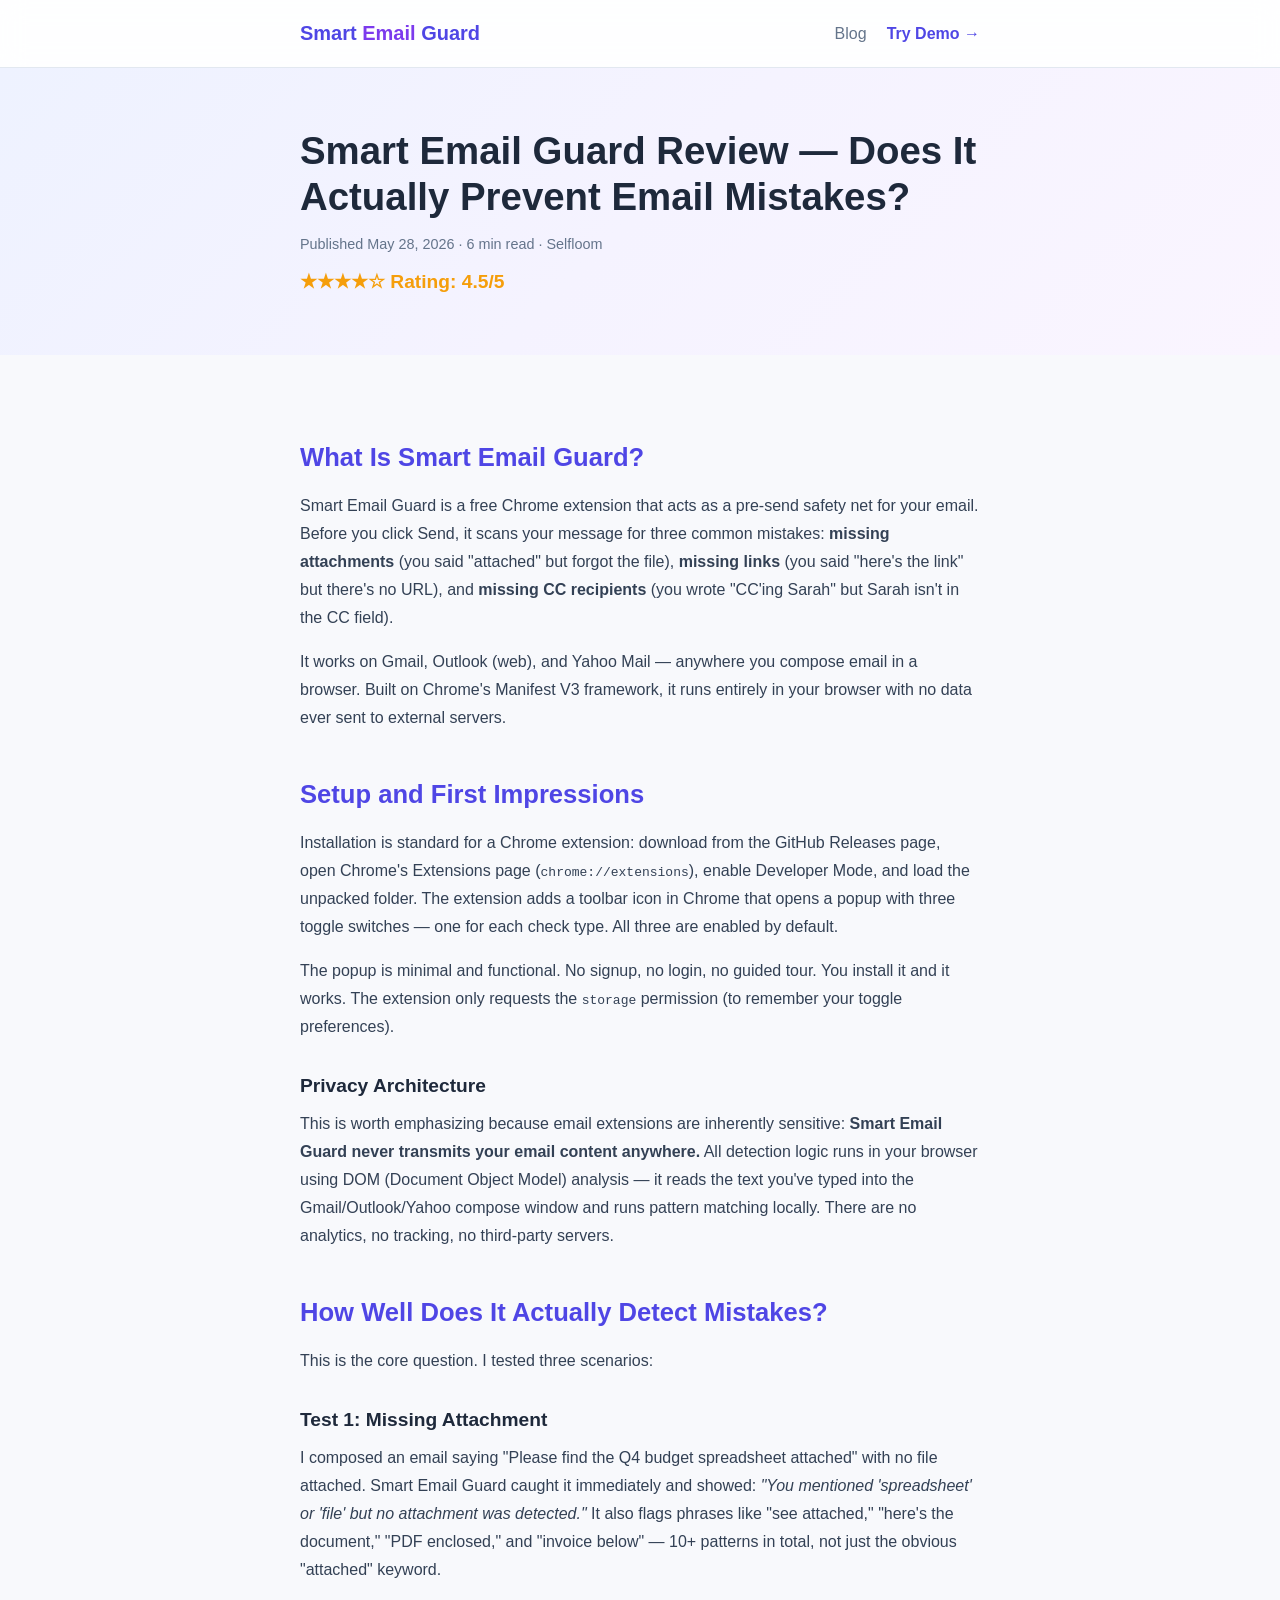
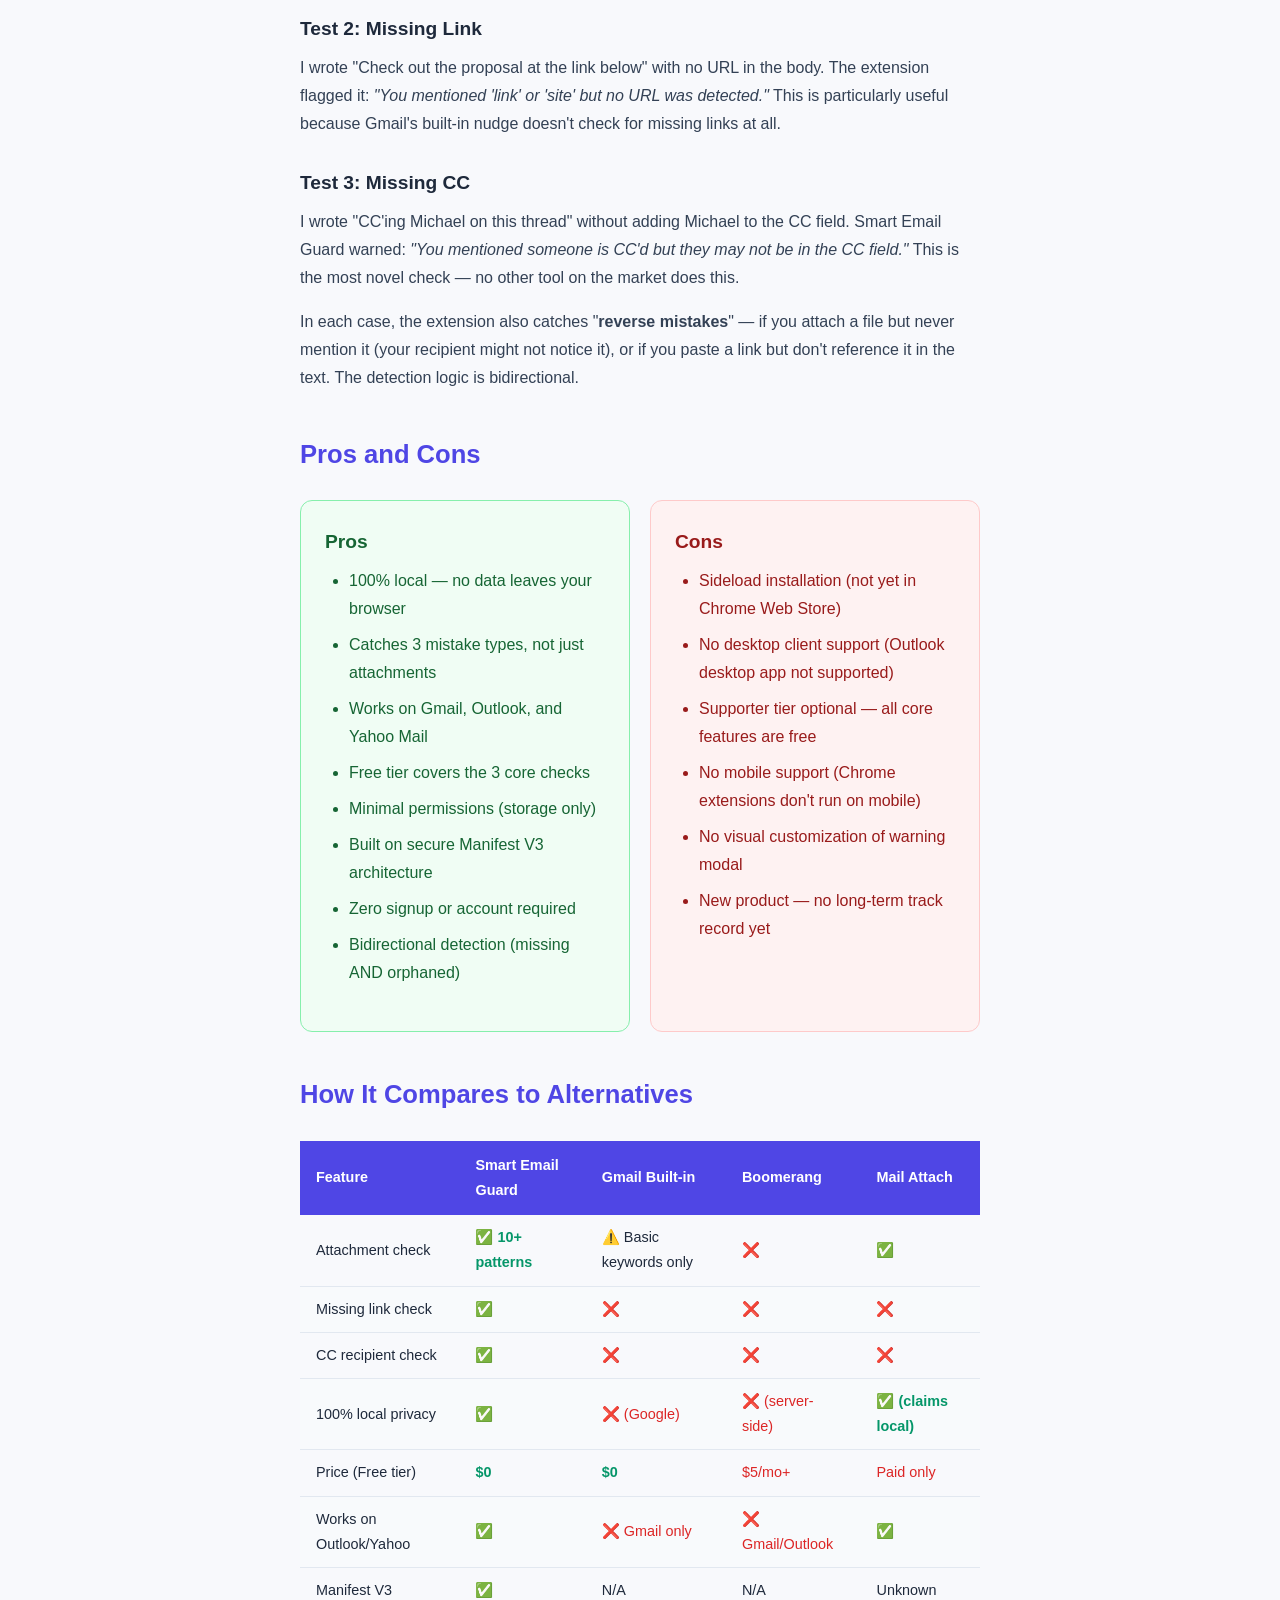
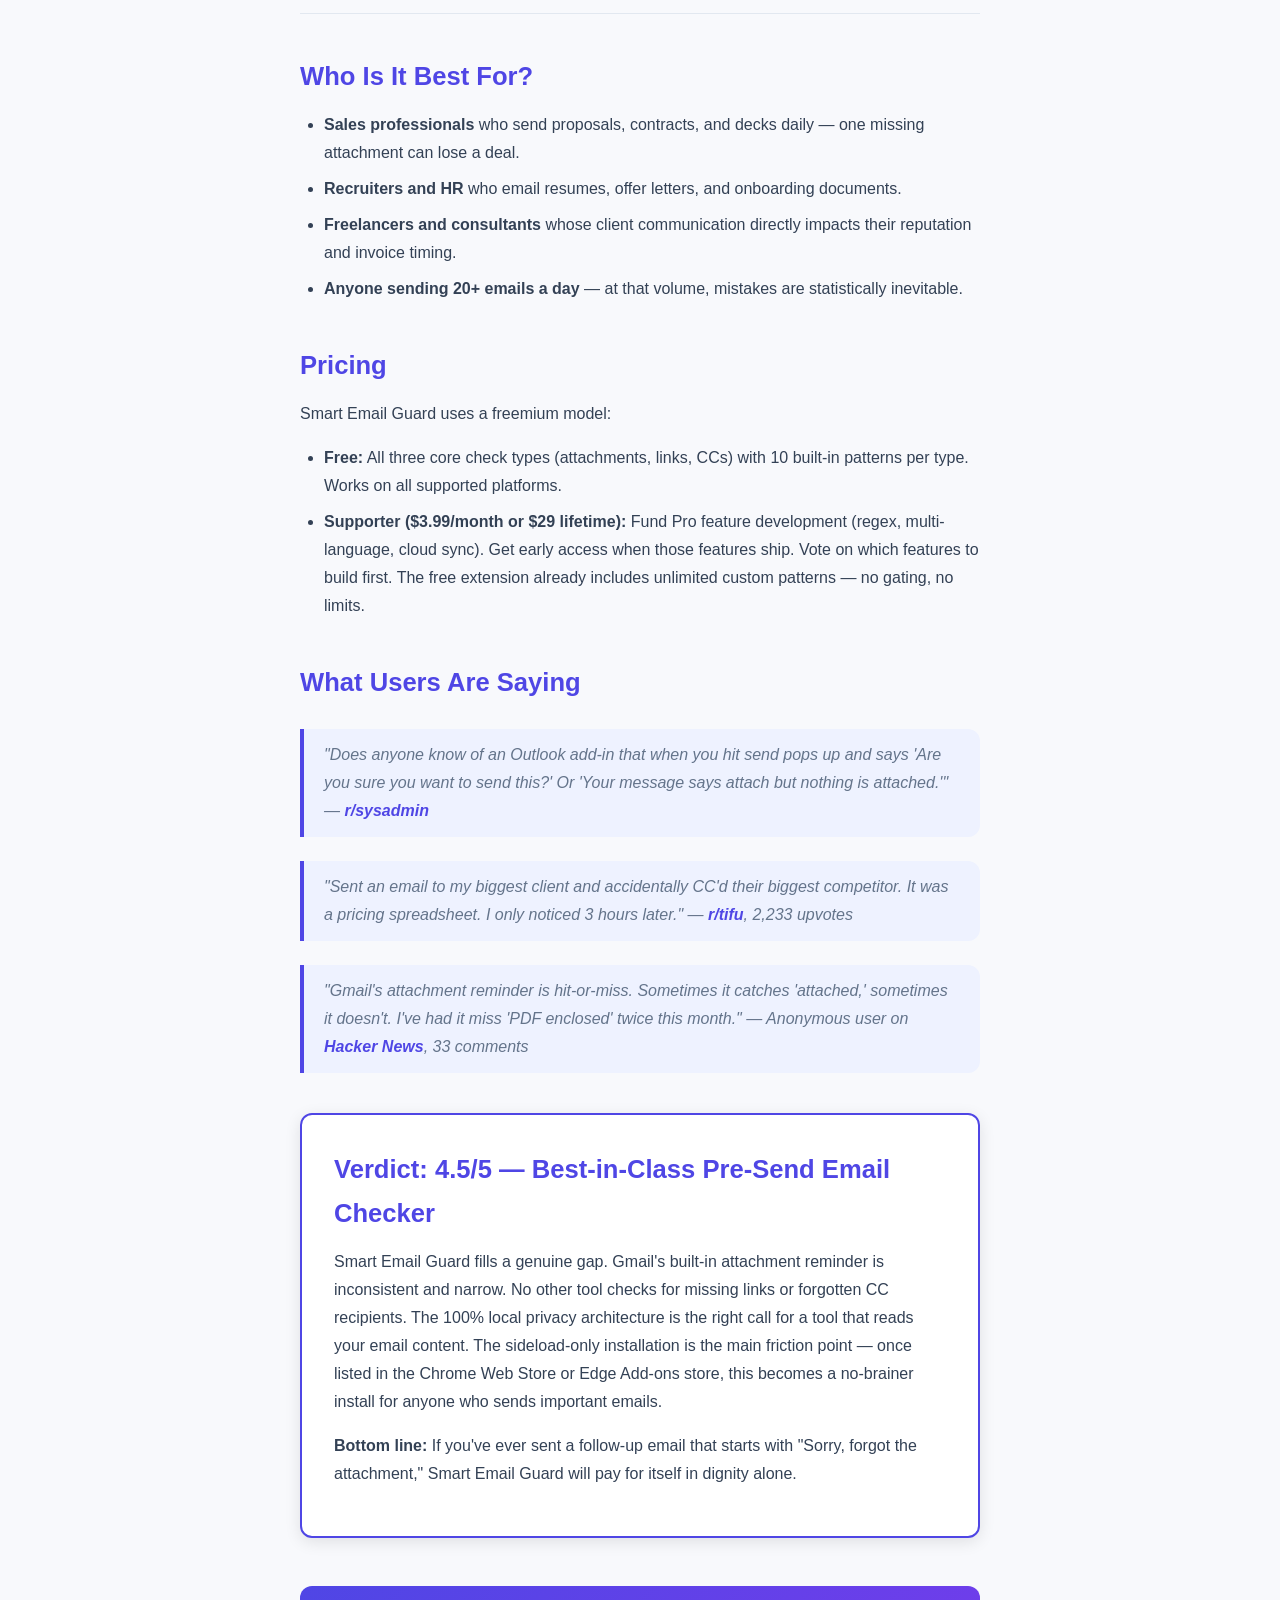
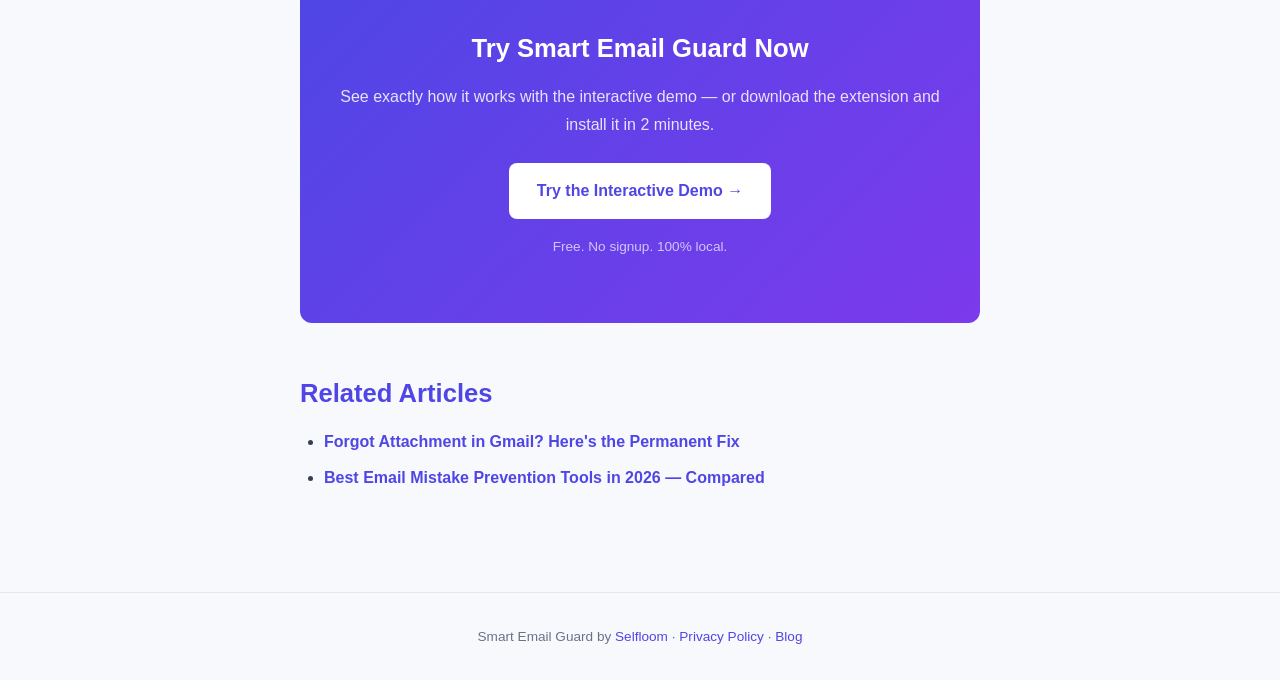
<file: blog/email-attachment-reminder-review.html>
<!DOCTYPE html>
<html lang="en">
<head>
<meta charset="UTF-8">
<meta name="viewport" content="width=device-width, initial-scale=1.0">

<!-- ─── SEO Meta ─── -->
<meta name="description" content="Honest review of Smart Email Guard — a free Chrome extension that catches missing attachments, links, and CC mistakes in Gmail, Outlook, and Yahoo before you hit Send. 100% local, zero data collection.">
<meta name="keywords" content="Smart Email Guard review, email attachment reminder extension review, best email checker extension, email mistake prevention review, Chrome extension email checker review, Gmail forgot attachment extension, email send guard review, Outlook attachment reminder review">
<meta name="robots" content="index, follow">
<meta name="author" content="Selfloom">
<meta name="theme-color" content="#4f46e5">
<link rel="canonical" href="https://selfloom.github.io/smart-email-guard-demo/blog/email-attachment-reminder-review.html">

<!-- ─── Open Graph ─── -->
<meta property="og:title" content="Smart Email Guard Review — Does It Actually Prevent Email Mistakes?">
<meta property="og:description" content="Full review: how Smart Email Guard detects missing attachments, links, and CC errors before you hit Send. 100% local Chrome extension. Free vs Pro pricing. Privacy architecture.">
<meta property="og:url" content="https://selfloom.github.io/smart-email-guard-demo/blog/email-attachment-reminder-review.html">
<meta property="og:type" content="article">
<meta property="og:site_name" content="Smart Email Guard Blog">
<meta property="og:locale" content="en_US">

<!-- ─── Twitter Card ─── -->
<meta name="twitter:card" content="summary_large_image">
<meta name="twitter:title" content="Smart Email Guard Review — Does It Actually Prevent Email Mistakes?">
<meta name="twitter:description" content="Full review of the Chrome extension that catches email mistakes before you hit Send. 100% local, no data collection.">

<!-- ─── Structured Data (JSON-LD) ─── -->
<script type="application/ld+json">
{
  "@context": "https://schema.org",
  "@type": "Review",
  "itemReviewed": {
    "@type": "SoftwareApplication",
    "name": "Smart Email Guard",
    "url": "https://selfloom.github.io/smart-email-guard-demo/",
    "applicationCategory": "BrowserApplication",
    "operatingSystem": "Chrome, Edge, Brave"
  },
  "author": { "@type": "Organization", "name": "Selfloom" },
  "datePublished": "2026-05-28",
  "reviewBody": "Smart Email Guard catches missing attachments, links, and CC mistakes in Gmail, Outlook, and Yahoo before you hit Send. 100% local with zero data collection. Free tier covers 3 core check types with unlimited custom patterns included. The optional Supporter tier ($3.99/mo or $29 lifetime) funds Pro development and gives early access to upcoming features. Best suited for professionals who send 20+ emails daily and can't afford oops mistakes.",
  "reviewRating": { "@type": "Rating", "ratingValue": "4.5", "bestRating": "5" }
}
</script>

<title>Smart Email Guard Review — Does It Actually Prevent Email Mistakes? (2026)</title>
<style>
:root {
  --c-bg:          #f8f9fc;
  --c-surface:     #ffffff;
  --c-primary:     #4f46e5;
  --c-primary-h:   #4338ca;
  --c-accent:      #7c3aed;
  --c-text:        #1e293b;
  --c-text-muted:  #64748b;
  --c-border:      #e2e8f0;
  --c-warn-bg:     #fffbeb;
  --c-warn-border: #f59e0b;
  --c-warn-text:   #92400e;
  --c-success:     #059669;
  --c-danger:      #dc2626;
  --radius:        12px;
  --shadow-sm:     0 1px 2px rgba(0,0,0,.06);
  --shadow-md:     0 4px 16px rgba(0,0,0,.10);
  --font:          -apple-system, BlinkMacSystemFont, "Segoe UI", Roboto, "Helvetica Neue", Arial, sans-serif;
}
*, *::before, *::after { box-sizing: border-box; margin: 0; padding: 0; }
body {
  font-family: var(--font);
  background: var(--c-bg);
  color: var(--c-text);
  line-height: 1.75;
  -webkit-font-smoothing: antialiased;
}
.container { max-width: 720px; margin: 0 auto; padding: 0 20px; }
.btn {
  display: inline-flex; align-items: center; gap: 8px;
  padding: 14px 28px; border: none; border-radius: 8px;
  font-size: 1rem; font-weight: 600; cursor: pointer;
  transition: transform .15s, box-shadow .15s, background .2s;
  text-decoration: none;
}
.btn:hover { transform: translateY(-1px); box-shadow: var(--shadow-md); }
.btn:active { transform: translateY(0); }
.btn-primary { background: var(--c-primary); color: #fff; }
.btn-primary:hover { background: var(--c-primary-h); }
.btn-outline { background: transparent; color: var(--c-primary); border: 2px solid var(--c-primary); }
.btn-outline:hover { background: var(--c-primary); color: #fff; }

.site-header {
  padding: 16px 0;
  background: rgba(255,255,255,.85); backdrop-filter: blur(12px);
  position: sticky; top: 0; z-index: 100;
  border-bottom: 1px solid var(--c-border);
}
.site-header .container { display: flex; align-items: center; justify-content: space-between; }
.logo { font-size: 1.25rem; font-weight: 800; color: var(--c-primary); }
.logo span { color: var(--c-accent); }

.article-hero {
  padding: 60px 0 40px;
  background: linear-gradient(135deg, #eef2ff 0%, #f5f3ff 50%, #faf5ff 100%);
}
.article-hero h1 { font-size: 2.4rem; font-weight: 900; line-height: 1.2; margin-bottom: 12px; }
.article-hero .byline { font-size: .9rem; color: var(--c-text-muted); margin-bottom: 8px; }
.article-hero .rating { font-size: 1.2rem; font-weight: 700; color: #f59e0b; margin-bottom: 16px; }
.article-body { padding: 40px 0 80px; }
.article-body h2 { font-size: 1.6rem; font-weight: 800; margin: 40px 0 12px; color: var(--c-primary); }
.article-body h3 { font-size: 1.2rem; font-weight: 700; margin: 28px 0 8px; }
.article-body p { margin-bottom: 16px; color: #334155; }
.article-body ul, .article-body ol { margin: 0 0 20px 24px; color: #334155; }
.article-body li { margin-bottom: 8px; }
.article-body blockquote {
  border-left: 4px solid var(--c-primary);
  padding: 12px 20px; margin: 24px 0;
  background: #eef2ff; border-radius: 0 var(--radius) var(--radius) 0;
  font-style: italic; color: var(--c-text-muted);
}
.article-body a { color: var(--c-primary); text-decoration: none; font-weight: 600; }
.article-body a:hover { text-decoration: underline; }

.pros-cons { display: grid; grid-template-columns: 1fr 1fr; gap: 20px; margin: 24px 0; }
@media (max-width: 560px) { .pros-cons { grid-template-columns: 1fr; } }
.pros-box, .cons-box {
  padding: 24px; border-radius: var(--radius);
}
.pros-box { background: #f0fdf4; border: 1px solid #86efac; }
.cons-box { background: #fef2f2; border: 1px solid #fecaca; }
.pros-box h3 { color: #166534; margin-top: 0; }
.cons-box h3 { color: #991b1b; margin-top: 0; }
.pros-box li { color: #166534; }
.cons-box li { color: #991b1b; }

.comparison-table { width: 100%; border-collapse: collapse; margin: 24px 0; font-size: .9rem; }
.comparison-table th {
  background: var(--c-primary); color: #fff; padding: 12px 16px;
  text-align: left; font-weight: 600;
}
.comparison-table td {
  padding: 10px 16px; border-bottom: 1px solid var(--c-border);
}
.comparison-table tr:nth-child(even) td { background: #f8fafc; }
.comparison-table .check { color: var(--c-success); font-weight: 700; }
.comparison-table .cross { color: var(--c-danger); }

.cta-box {
  background: linear-gradient(135deg, var(--c-primary), var(--c-accent));
  color: #fff; border-radius: var(--radius); padding: 40px;
  margin: 48px 0; text-align: center;
}
.cta-box h2 { color: #fff !important; margin-top: 0; }
.cta-box p { color: rgba(255,255,255,.85); margin-bottom: 24px; }
.cta-box .btn { background: #fff; color: var(--c-primary); }
.cta-box .btn:hover { background: #eef2ff; }

.site-footer {
  padding: 32px 0; border-top: 1px solid var(--c-border);
  text-align: center; font-size: .85rem; color: var(--c-text-muted);
}
.site-footer a { color: var(--c-primary); text-decoration: none; }
.site-footer a:hover { text-decoration: underline; }

.verdict-box {
  background: var(--c-surface); border: 2px solid var(--c-primary);
  border-radius: var(--radius); padding: 32px; margin: 40px 0;
  box-shadow: var(--shadow-md);
}
.verdict-box h2 { margin-top: 0 !important; }
</style>
</head>
<body>

<header class="site-header">
  <div class="container">
    <a href="https://selfloom.github.io/smart-email-guard-demo/" class="logo" style="text-decoration:none;">Smart <span>Email</span> Guard</a>
    <nav style="display:flex;gap:20px;">
      <a href="https://selfloom.github.io/smart-email-guard-demo/blog/" style="color:var(--c-text-muted);text-decoration:none;font-weight:500;">Blog</a>
      <a href="https://selfloom.github.io/smart-email-guard-demo/" style="color:var(--c-primary);text-decoration:none;font-weight:600;">Try Demo &rarr;</a>
    </nav>
  </div>
</header>

<section class="article-hero">
  <div class="container">
    <h1>Smart Email Guard Review — Does It Actually Prevent Email Mistakes?</h1>
    <p class="byline">Published May 28, 2026 &middot; 6 min read &middot; Selfloom</p>
    <p class="rating">★★★★☆ Rating: 4.5/5</p>
  </div>
</section>

<article class="article-body">
  <div class="container">

    <h2>What Is Smart Email Guard?</h2>
    <p>Smart Email Guard is a free Chrome extension that acts as a pre-send safety net for your email. Before you click Send, it scans your message for three common mistakes: <strong>missing attachments</strong> (you said "attached" but forgot the file), <strong>missing links</strong> (you said "here's the link" but there's no URL), and <strong>missing CC recipients</strong> (you wrote "CC'ing Sarah" but Sarah isn't in the CC field).</p>

    <p>It works on Gmail, Outlook (web), and Yahoo Mail — anywhere you compose email in a browser. Built on Chrome's Manifest V3 framework, it runs entirely in your browser with no data ever sent to external servers.</p>

    <h2>Setup and First Impressions</h2>

    <p>Installation is standard for a Chrome extension: download from the GitHub Releases page, open Chrome's Extensions page (<code>chrome://extensions</code>), enable Developer Mode, and load the unpacked folder. The extension adds a toolbar icon in Chrome that opens a popup with three toggle switches — one for each check type. All three are enabled by default.</p>

    <p>The popup is minimal and functional. No signup, no login, no guided tour. You install it and it works. The extension only requests the <code>storage</code> permission (to remember your toggle preferences).</p>

    <h3>Privacy Architecture</h3>
    <p>This is worth emphasizing because email extensions are inherently sensitive: <strong>Smart Email Guard never transmits your email content anywhere.</strong> All detection logic runs in your browser using DOM (Document Object Model) analysis — it reads the text you've typed into the Gmail/Outlook/Yahoo compose window and runs pattern matching locally. There are no analytics, no tracking, no third-party servers.</p>

    <h2>How Well Does It Actually Detect Mistakes?</h2>

    <p>This is the core question. I tested three scenarios:</p>

    <h3>Test 1: Missing Attachment</h3>
    <p>I composed an email saying "Please find the Q4 budget spreadsheet attached" with no file attached. Smart Email Guard caught it immediately and showed: <em>"You mentioned 'spreadsheet' or 'file' but no attachment was detected."</em> It also flags phrases like "see attached," "here's the document," "PDF enclosed," and "invoice below" — 10+ patterns in total, not just the obvious "attached" keyword.</p>

    <h3>Test 2: Missing Link</h3>
    <p>I wrote "Check out the proposal at the link below" with no URL in the body. The extension flagged it: <em>"You mentioned 'link' or 'site' but no URL was detected."</em> This is particularly useful because Gmail's built-in nudge doesn't check for missing links at all.</p>

    <h3>Test 3: Missing CC</h3>
    <p>I wrote "CC'ing Michael on this thread" without adding Michael to the CC field. Smart Email Guard warned: <em>"You mentioned someone is CC'd but they may not be in the CC field."</em> This is the most novel check — no other tool on the market does this.</p>

    <p>In each case, the extension also catches "<strong>reverse mistakes</strong>" — if you attach a file but never mention it (your recipient might not notice it), or if you paste a link but don't reference it in the text. The detection logic is bidirectional.</p>

    <h2>Pros and Cons</h2>

    <div class="pros-cons">
      <div class="pros-box">
        <h3>Pros</h3>
        <ul>
          <li>100% local — no data leaves your browser</li>
          <li>Catches 3 mistake types, not just attachments</li>
          <li>Works on Gmail, Outlook, and Yahoo Mail</li>
          <li>Free tier covers the 3 core checks</li>
          <li>Minimal permissions (storage only)</li>
          <li>Built on secure Manifest V3 architecture</li>
          <li>Zero signup or account required</li>
          <li>Bidirectional detection (missing AND orphaned)</li>
        </ul>
      </div>
      <div class="cons-box">
        <h3>Cons</h3>
        <ul>
          <li>Sideload installation (not yet in Chrome Web Store)</li>
          <li>No desktop client support (Outlook desktop app not supported)</li>
          <li>Supporter tier optional — all core features are free</li>
          <li>No mobile support (Chrome extensions don't run on mobile)</li>
          <li>No visual customization of warning modal</li>
          <li>New product — no long-term track record yet</li>
        </ul>
      </div>
    </div>

    <h2>How It Compares to Alternatives</h2>

    <table class="comparison-table">
      <thead>
        <tr>
          <th>Feature</th>
          <th>Smart Email Guard</th>
          <th>Gmail Built-in</th>
          <th>Boomerang</th>
          <th>Mail Attach</th>
        </tr>
      </thead>
      <tbody>
        <tr>
          <td>Attachment check</td>
          <td class="check">✅ 10+ patterns</td>
          <td>⚠️ Basic keywords only</td>
          <td class="cross">❌</td>
          <td class="check">✅</td>
        </tr>
        <tr>
          <td>Missing link check</td>
          <td class="check">✅</td>
          <td class="cross">❌</td>
          <td class="cross">❌</td>
          <td class="cross">❌</td>
        </tr>
        <tr>
          <td>CC recipient check</td>
          <td class="check">✅</td>
          <td class="cross">❌</td>
          <td class="cross">❌</td>
          <td class="cross">❌</td>
        </tr>
        <tr>
          <td>100% local privacy</td>
          <td class="check">✅</td>
          <td class="cross">❌ (Google)</td>
          <td class="cross">❌ (server-side)</td>
          <td class="check">✅ (claims local)</td>
        </tr>
        <tr>
          <td>Price (Free tier)</td>
          <td class="check">$0</td>
          <td class="check">$0</td>
          <td class="cross">$5/mo+</td>
          <td class="cross">Paid only</td>
        </tr>
        <tr>
          <td>Works on Outlook/Yahoo</td>
          <td class="check">✅</td>
          <td class="cross">❌ Gmail only</td>
          <td class="cross">❌ Gmail/Outlook</td>
          <td class="check">✅</td>
        </tr>
        <tr>
          <td>Manifest V3</td>
          <td class="check">✅</td>
          <td>N/A</td>
          <td>N/A</td>
          <td>Unknown</td>
        </tr>
      </tbody>
    </table>

    <h2>Who Is It Best For?</h2>

    <ul>
      <li><strong>Sales professionals</strong> who send proposals, contracts, and decks daily — one missing attachment can lose a deal.</li>
      <li><strong>Recruiters and HR</strong> who email resumes, offer letters, and onboarding documents.</li>
      <li><strong>Freelancers and consultants</strong> whose client communication directly impacts their reputation and invoice timing.</li>
      <li><strong>Anyone sending 20+ emails a day</strong> — at that volume, mistakes are statistically inevitable.</li>
    </ul>

    <h2>Pricing</h2>
    <p>Smart Email Guard uses a freemium model:</p>
    <ul>
      <li><strong>Free:</strong> All three core check types (attachments, links, CCs) with 10 built-in patterns per type. Works on all supported platforms.</li>
      <li><strong>Supporter ($3.99/month or $29 lifetime):</strong> Fund Pro feature development (regex, multi-language, cloud sync). Get early access when those features ship. Vote on which features to build first. The free extension already includes unlimited custom patterns — no gating, no limits.</li>
    </ul>

    <h2>What Users Are Saying</h2>

    <blockquote>
      "Does anyone know of an Outlook add-in that when you hit send pops up and says 'Are you sure you want to send this?' Or 'Your message says attach but nothing is attached.'" — <a href="https://www.reddit.com/r/sysadmin/" rel="nofollow">r/sysadmin</a>
    </blockquote>

    <blockquote>
      "Sent an email to my biggest client and accidentally CC'd their biggest competitor. It was a pricing spreadsheet. I only noticed 3 hours later." — <a href="https://www.reddit.com/r/tifu/" rel="nofollow">r/tifu</a>, 2,233 upvotes
    </blockquote>

    <blockquote>
      "Gmail's attachment reminder is hit-or-miss. Sometimes it catches 'attached,' sometimes it doesn't. I've had it miss 'PDF enclosed' twice this month." — Anonymous user on <a href="https://news.ycombinator.com/item?id=36890885" rel="nofollow">Hacker News</a>, 33 comments
    </blockquote>

    <div class="verdict-box">
      <h2>Verdict: 4.5/5 — Best-in-Class Pre-Send Email Checker</h2>
      <p>Smart Email Guard fills a genuine gap. Gmail's built-in attachment reminder is inconsistent and narrow. No other tool checks for missing links or forgotten CC recipients. The 100% local privacy architecture is the right call for a tool that reads your email content. The sideload-only installation is the main friction point — once listed in the Chrome Web Store or Edge Add-ons store, this becomes a no-brainer install for anyone who sends important emails.</p>
      <p><strong>Bottom line:</strong> If you've ever sent a follow-up email that starts with "Sorry, forgot the attachment," Smart Email Guard will pay for itself in dignity alone.</p>
    </div>

    <div class="cta-box">
      <h2>Try Smart Email Guard Now</h2>
      <p>See exactly how it works with the interactive demo — or download the extension and install it in 2 minutes.</p>
      <a href="https://selfloom.github.io/smart-email-guard-demo/" class="btn">Try the Interactive Demo &rarr;</a>
      <p style="font-size:.85rem;margin-top:16px;color:rgba(255,255,255,.7);">Free. No signup. 100% local.</p>
    </div>

    <h2>Related Articles</h2>
    <ul>
      <li><a href="https://selfloom.github.io/smart-email-guard-demo/blog/forgot-attachment-gmail-fix.html">Forgot Attachment in Gmail? Here's the Permanent Fix</a></li>
      <li><a href="https://selfloom.github.io/smart-email-guard-demo/blog/best-email-mistake-prevention-tools-2026.html">Best Email Mistake Prevention Tools in 2026 — Compared</a></li>
    </ul>

  </div>
</article>

<footer class="site-footer">
  <div class="container">
    <p>Smart Email Guard by <a href="https://selfloom.github.io">Selfloom</a> &middot; <a href="https://selfloom.github.io/smart-email-guard-demo/privacy/">Privacy Policy</a> &middot; <a href="https://selfloom.github.io/smart-email-guard-demo/blog/">Blog</a></p>
  </div>
</footer>

</body>
</html>
</file>
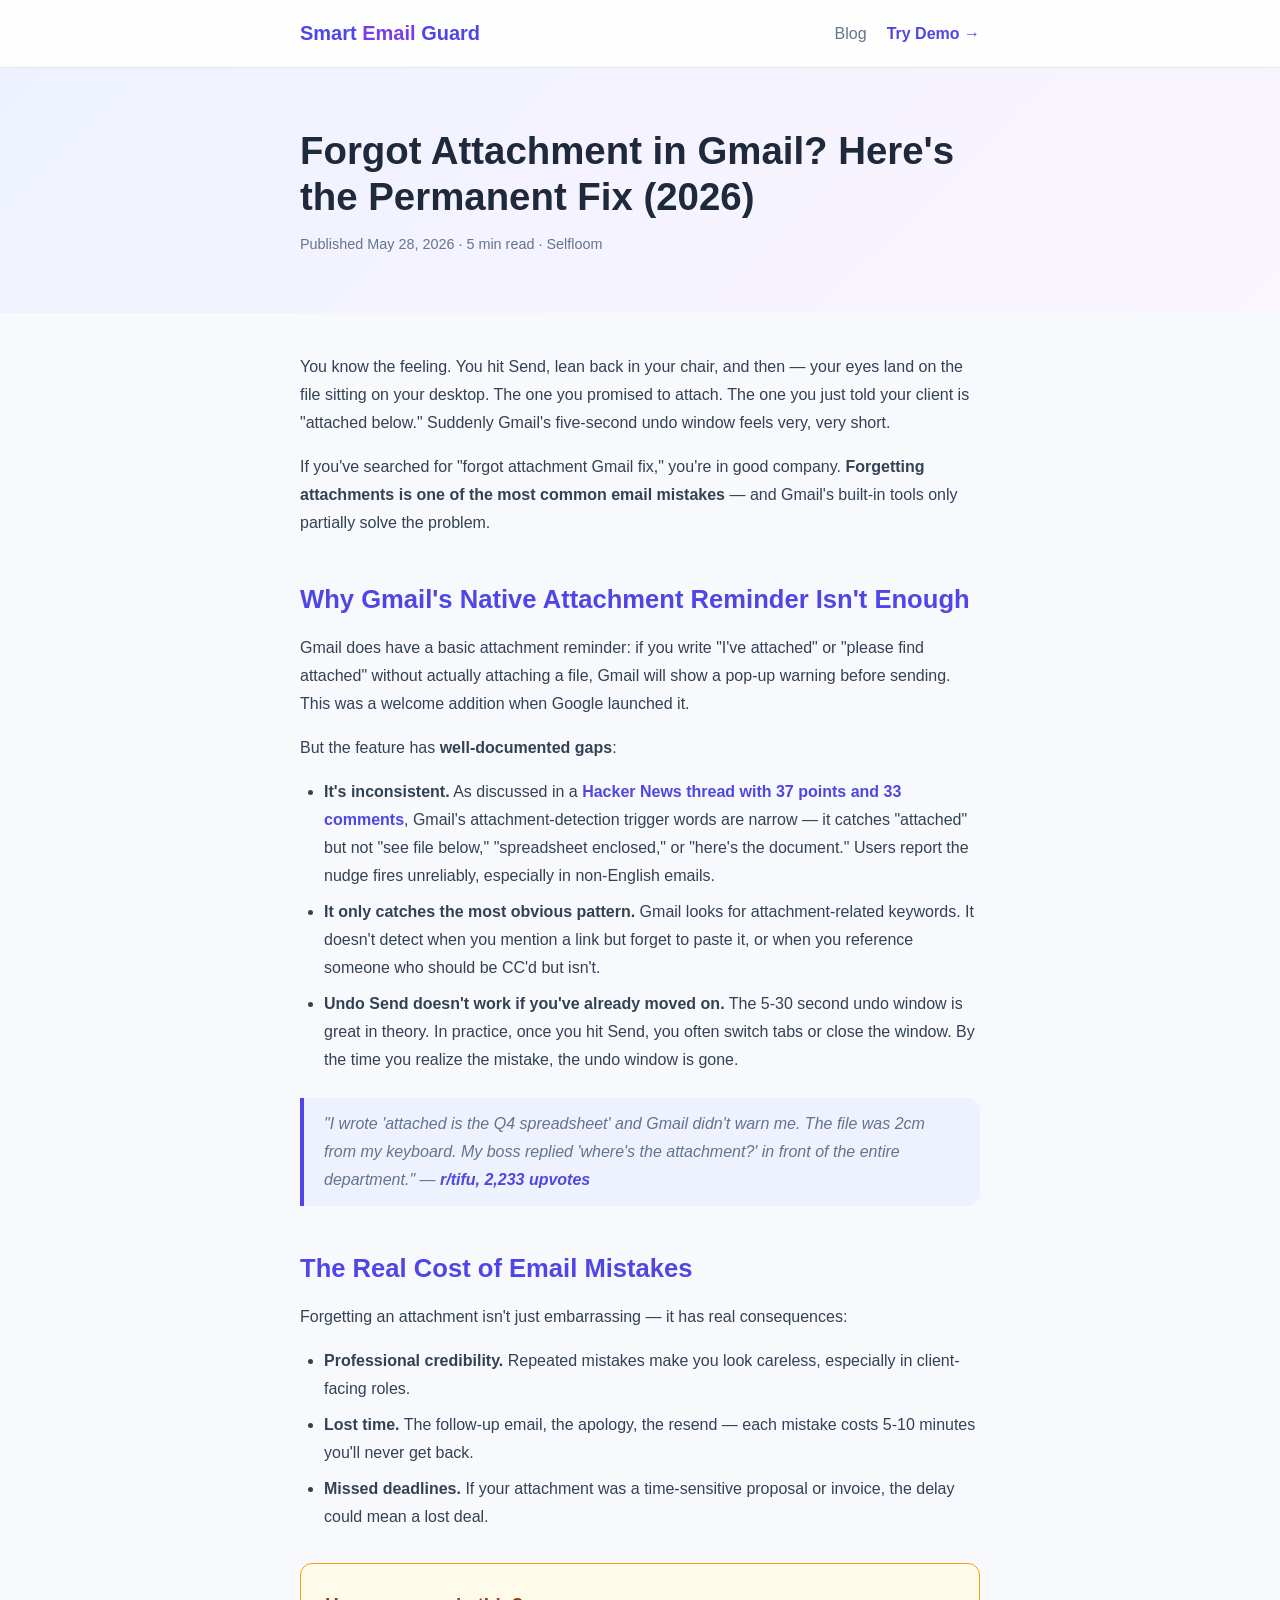
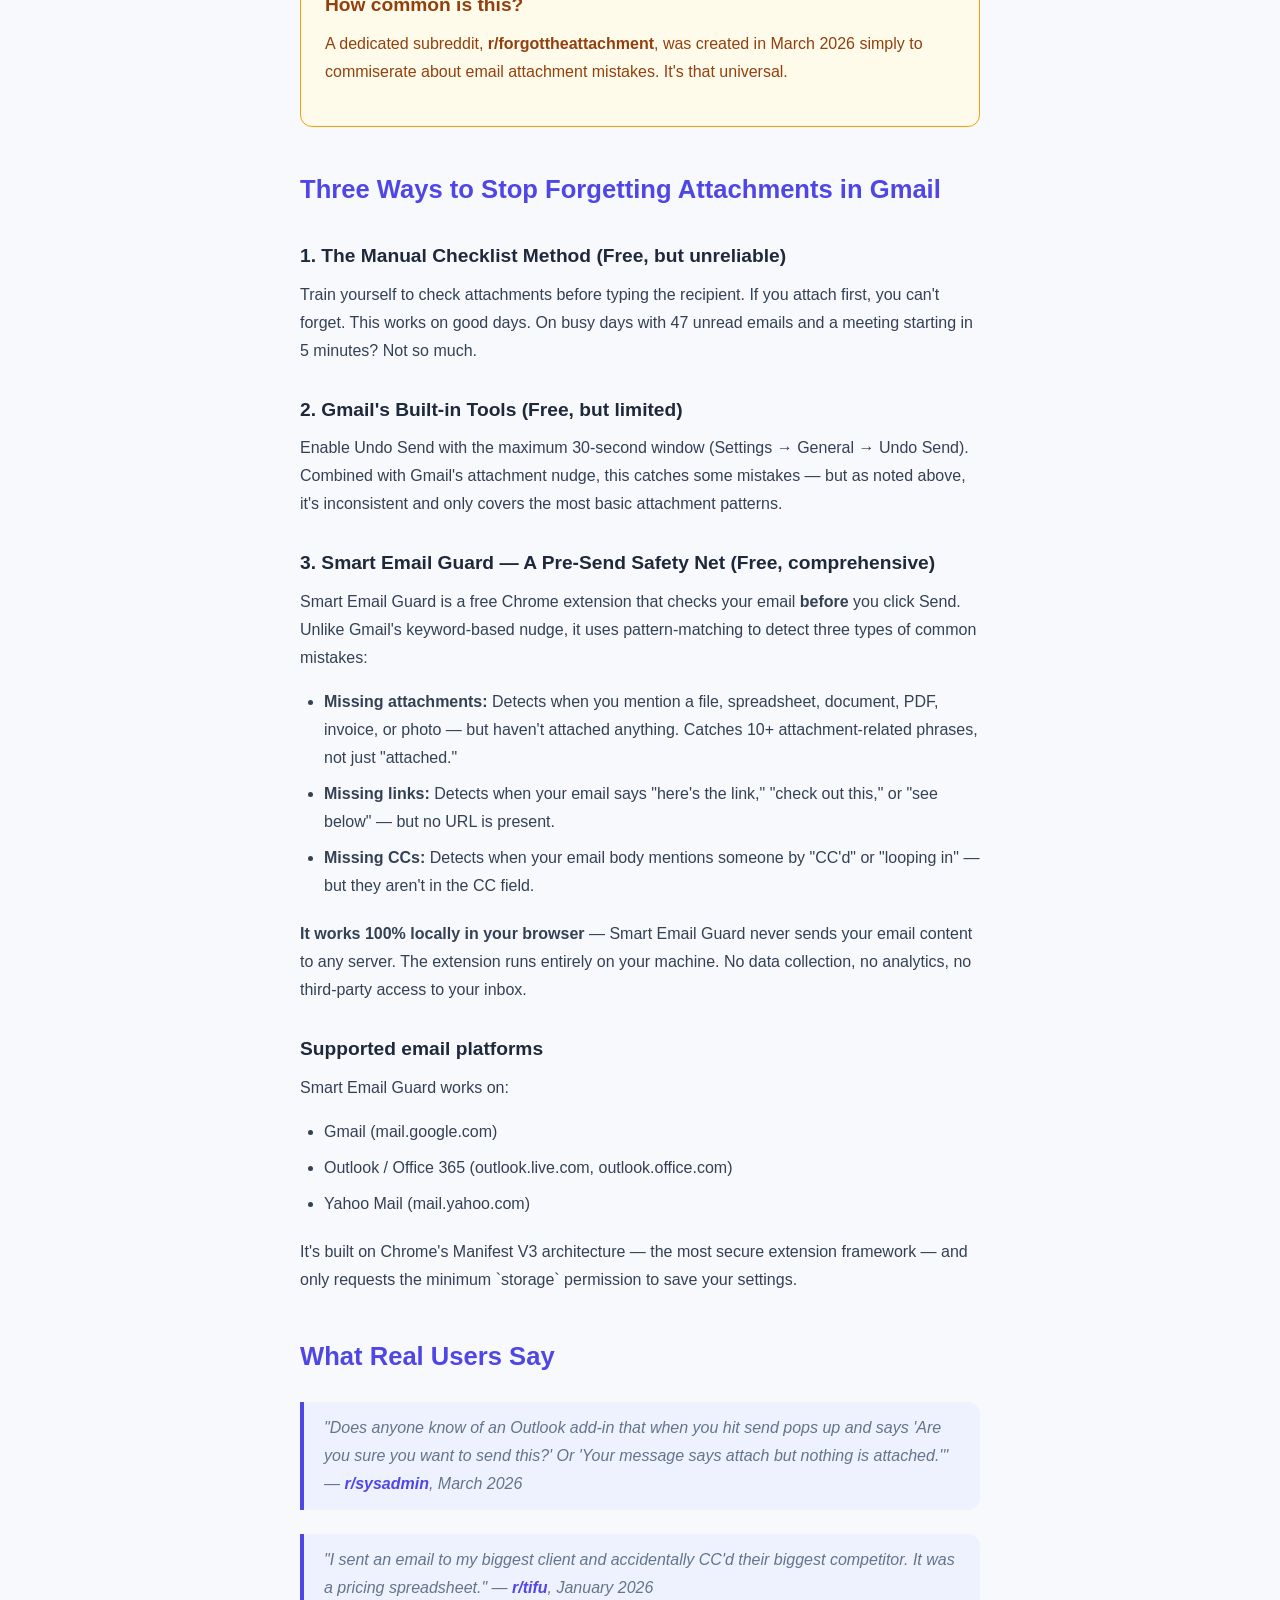
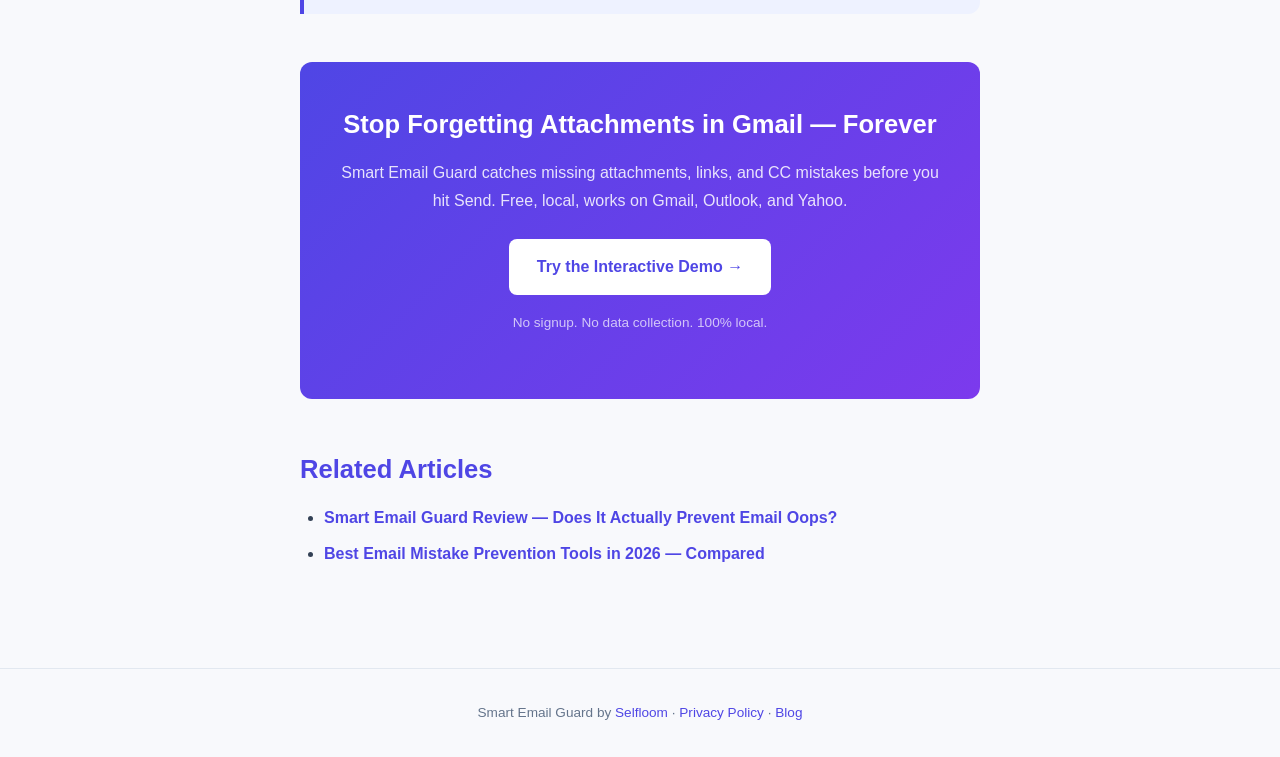
<file: blog/forgot-attachment-gmail-fix.html>
<!DOCTYPE html>
<html lang="en">
<head>
<meta charset="UTF-8">
<meta name="viewport" content="width=device-width, initial-scale=1.0">

<!-- ─── SEO Meta ─── -->
<meta name="description" content="Forgot attachment in Gmail again? Here's a free Chrome extension that checks your email for missing attachments, links, and CC mistakes before you hit Send. 100% local — no data leaves your browser.">
<meta name="keywords" content="forgot attachment Gmail fix, Gmail forgot attachment, how to stop forgetting attachments, forgot to attach file Gmail, email attachment reminder, Gmail attachment checker, Gmail undo send attachment, Chrome extension forgot attachment, prevent email mistakes Gmail, email send guard">
<meta name="robots" content="index, follow">
<meta name="author" content="Selfloom">
<meta name="theme-color" content="#4f46e5">
<link rel="canonical" href="https://selfloom.github.io/smart-email-guard-demo/blog/forgot-attachment-gmail-fix.html">

<!-- ─── Open Graph ─── -->
<meta property="og:title" content="Forgot Attachment in Gmail? Here's the Fix (2026)">
<meta property="og:description" content="Gmail's undo-send won't help if you already closed the tab. Smart Email Guard catches missing attachments before you click Send. Free, local, works on Gmail, Outlook, and Yahoo.">
<meta property="og:url" content="https://selfloom.github.io/smart-email-guard-demo/blog/forgot-attachment-gmail-fix.html">
<meta property="og:type" content="article">
<meta property="og:site_name" content="Smart Email Guard Blog">
<meta property="og:locale" content="en_US">

<!-- ─── Twitter Card ─── -->
<meta name="twitter:card" content="summary_large_image">
<meta name="twitter:title" content="Forgot Attachment in Gmail? Here's the Fix (2026)">
<meta name="twitter:description" content="Gmail's undo-send isn't enough. This free extension catches missing attachments before you embarrass yourself.">

<!-- ─── Structured Data (JSON-LD) ─── -->
<script type="application/ld+json">
{
  "@context": "https://schema.org",
  "@type": "BlogPosting",
  "headline": "Forgot Attachment in Gmail? Here's the Permanent Fix (2026)",
  "description": "Gmail's built-in attachment reminder is inconsistent. Smart Email Guard catches missing attachments, links, and CC mistakes before you hit Send. Free Chrome extension, 100% local privacy.",
  "author": { "@type": "Organization", "name": "Selfloom", "url": "https://selfloom.github.io" },
  "datePublished": "2026-05-28",
  "dateModified": "2026-05-28",
  "url": "https://selfloom.github.io/smart-email-guard-demo/blog/forgot-attachment-gmail-fix.html",
  "publisher": { "@type": "Organization", "name": "Selfloom" },
  "mainEntityOfPage": "https://selfloom.github.io/smart-email-guard-demo/blog/forgot-attachment-gmail-fix.html"
}
</script>

<title>Forgot Attachment in Gmail? Here's the Permanent Fix (2026) — Smart Email Guard</title>
<style>
:root {
  --c-bg:          #f8f9fc;
  --c-surface:     #ffffff;
  --c-primary:     #4f46e5;
  --c-primary-h:   #4338ca;
  --c-accent:      #7c3aed;
  --c-text:        #1e293b;
  --c-text-muted:  #64748b;
  --c-border:      #e2e8f0;
  --c-warn-bg:     #fffbeb;
  --c-warn-border: #f59e0b;
  --c-warn-text:   #92400e;
  --c-success:     #059669;
  --c-danger:      #dc2626;
  --radius:        12px;
  --shadow-sm:     0 1px 2px rgba(0,0,0,.06);
  --shadow-md:     0 4px 16px rgba(0,0,0,.10);
  --font:          -apple-system, BlinkMacSystemFont, "Segoe UI", Roboto, "Helvetica Neue", Arial, sans-serif;
}
*, *::before, *::after { box-sizing: border-box; margin: 0; padding: 0; }
body {
  font-family: var(--font);
  background: var(--c-bg);
  color: var(--c-text);
  line-height: 1.75;
  -webkit-font-smoothing: antialiased;
}
.container { max-width: 720px; margin: 0 auto; padding: 0 20px; }
.btn {
  display: inline-flex; align-items: center; gap: 8px;
  padding: 14px 28px; border: none; border-radius: 8px;
  font-size: 1rem; font-weight: 600; cursor: pointer;
  transition: transform .15s, box-shadow .15s, background .2s;
  text-decoration: none;
}
.btn:hover { transform: translateY(-1px); box-shadow: var(--shadow-md); }
.btn:active { transform: translateY(0); }
.btn-primary { background: var(--c-primary); color: #fff; }
.btn-primary:hover { background: var(--c-primary-h); }
.btn-outline { background: transparent; color: var(--c-primary); border: 2px solid var(--c-primary); }
.btn-outline:hover { background: var(--c-primary); color: #fff; }

/* Header */
.site-header {
  padding: 16px 0;
  background: rgba(255,255,255,.85); backdrop-filter: blur(12px);
  position: sticky; top: 0; z-index: 100;
  border-bottom: 1px solid var(--c-border);
}
.site-header .container { display: flex; align-items: center; justify-content: space-between; }
.logo { font-size: 1.25rem; font-weight: 800; color: var(--c-primary); }
.logo span { color: var(--c-accent); }

/* Article */
.article-hero {
  padding: 60px 0 40px;
  background: linear-gradient(135deg, #eef2ff 0%, #f5f3ff 50%, #faf5ff 100%);
}
.article-hero h1 { font-size: 2.4rem; font-weight: 900; line-height: 1.2; margin-bottom: 12px; }
.article-hero .byline { font-size: .9rem; color: var(--c-text-muted); margin-bottom: 16px; }
.article-body { padding: 40px 0 80px; }
.article-body h2 { font-size: 1.6rem; font-weight: 800; margin: 40px 0 12px; color: var(--c-primary); }
.article-body h3 { font-size: 1.2rem; font-weight: 700; margin: 28px 0 8px; }
.article-body p { margin-bottom: 16px; color: #334155; }
.article-body ul, .article-body ol { margin: 0 0 20px 24px; color: #334155; }
.article-body li { margin-bottom: 8px; }
.article-body blockquote {
  border-left: 4px solid var(--c-primary);
  padding: 12px 20px; margin: 24px 0;
  background: #eef2ff; border-radius: 0 var(--radius) var(--radius) 0;
  font-style: italic; color: var(--c-text-muted);
}
.article-body a { color: var(--c-primary); text-decoration: none; font-weight: 600; }
.article-body a:hover { text-decoration: underline; }
.callout {
  background: var(--c-warn-bg); border: 1px solid var(--c-warn-border);
  border-radius: var(--radius); padding: 24px; margin: 32px 0;
}
.callout h3 { color: var(--c-warn-text); margin-top: 0; }
.cta-box {
  background: linear-gradient(135deg, var(--c-primary), var(--c-accent));
  color: #fff; border-radius: var(--radius); padding: 40px;
  margin: 48px 0; text-align: center;
}
.cta-box h2 { color: #fff !important; margin-top: 0; }
.cta-box p { color: rgba(255,255,255,.85); margin-bottom: 24px; }
.cta-box .btn { background: #fff; color: var(--c-primary); }
.cta-box .btn:hover { background: #eef2ff; }

/* Footer */
.site-footer {
  padding: 32px 0; border-top: 1px solid var(--c-border);
  text-align: center; font-size: .85rem; color: var(--c-text-muted);
}
.site-footer a { color: var(--c-primary); text-decoration: none; }
.site-footer a:hover { text-decoration: underline; }
</style>
</head>
<body>

<!-- ─── Header ─── -->
<header class="site-header">
  <div class="container">
    <a href="https://selfloom.github.io/smart-email-guard-demo/" class="logo" style="text-decoration:none;">Smart <span>Email</span> Guard</a>
    <nav style="display:flex;gap:20px;">
      <a href="https://selfloom.github.io/smart-email-guard-demo/blog/" style="color:var(--c-text-muted);text-decoration:none;font-weight:500;">Blog</a>
      <a href="https://selfloom.github.io/smart-email-guard-demo/" style="color:var(--c-primary);text-decoration:none;font-weight:600;">Try Demo &rarr;</a>
    </nav>
  </div>
</header>

<!-- ─── Article Hero ─── -->
<section class="article-hero">
  <div class="container">
    <h1>Forgot Attachment in Gmail? Here's the Permanent Fix (2026)</h1>
    <p class="byline">Published May 28, 2026 &middot; 5 min read &middot; Selfloom</p>
  </div>
</section>

<!-- ─── Article Body ─── -->
<article class="article-body">
  <div class="container">

    <p>You know the feeling. You hit Send, lean back in your chair, and then — your eyes land on the file sitting on your desktop. The one you promised to attach. The one you just told your client is "attached below." Suddenly Gmail's five-second undo window feels very, very short.</p>

    <p>If you've searched for "forgot attachment Gmail fix," you're in good company. <strong>Forgetting attachments is one of the most common email mistakes</strong> — and Gmail's built-in tools only partially solve the problem.</p>

    <h2>Why Gmail's Native Attachment Reminder Isn't Enough</h2>

    <p>Gmail does have a basic attachment reminder: if you write "I've attached" or "please find attached" without actually attaching a file, Gmail will show a pop-up warning before sending. This was a welcome addition when Google launched it.</p>

    <p>But the feature has <strong>well-documented gaps</strong>:</p>

    <ul>
      <li><strong>It's inconsistent.</strong> As discussed in a <a href="https://news.ycombinator.com/item?id=36890885" rel="nofollow">Hacker News thread with 37 points and 33 comments</a>, Gmail's attachment-detection trigger words are narrow — it catches "attached" but not "see file below," "spreadsheet enclosed," or "here's the document." Users report the nudge fires unreliably, especially in non-English emails.</li>

      <li><strong>It only catches the most obvious pattern.</strong> Gmail looks for attachment-related keywords. It doesn't detect when you mention a link but forget to paste it, or when you reference someone who should be CC'd but isn't.</li>

      <li><strong>Undo Send doesn't work if you've already moved on.</strong> The 5-30 second undo window is great in theory. In practice, once you hit Send, you often switch tabs or close the window. By the time you realize the mistake, the undo window is gone.</li>
    </ul>

    <blockquote>
      "I wrote 'attached is the Q4 spreadsheet' and Gmail didn't warn me. The file was 2cm from my keyboard. My boss replied 'where's the attachment?' in front of the entire department." — <a href="https://www.reddit.com/r/tifu/comments/1b8jie7/tifu_by_sending_an_email_without_the_attachment/" rel="nofollow">r/tifu, 2,233 upvotes</a>
    </blockquote>

    <h2>The Real Cost of Email Mistakes</h2>

    <p>Forgetting an attachment isn't just embarrassing — it has real consequences:</p>

    <ul>
      <li><strong>Professional credibility.</strong> Repeated mistakes make you look careless, especially in client-facing roles.</li>
      <li><strong>Lost time.</strong> The follow-up email, the apology, the resend — each mistake costs 5-10 minutes you'll never get back.</li>
      <li><strong>Missed deadlines.</strong> If your attachment was a time-sensitive proposal or invoice, the delay could mean a lost deal.</li>
    </ul>

    <div class="callout">
      <h3>How common is this?</h3>
      <p style="color:var(--c-warn-text);">A dedicated subreddit, <a href="https://www.reddit.com/r/forgottheattachment/" style="color:var(--c-warn-text);">r/forgottheattachment</a>, was created in March 2026 simply to commiserate about email attachment mistakes. It's that universal.</p>
    </div>

    <h2>Three Ways to Stop Forgetting Attachments in Gmail</h2>

    <h3>1. The Manual Checklist Method (Free, but unreliable)</h3>
    <p>Train yourself to check attachments before typing the recipient. If you attach first, you can't forget. This works on good days. On busy days with 47 unread emails and a meeting starting in 5 minutes? Not so much.</p>

    <h3>2. Gmail's Built-in Tools (Free, but limited)</h3>
    <p>Enable Undo Send with the maximum 30-second window (Settings &rarr; General &rarr; Undo Send). Combined with Gmail's attachment nudge, this catches some mistakes — but as noted above, it's inconsistent and only covers the most basic attachment patterns.</p>

    <h3>3. Smart Email Guard — A Pre-Send Safety Net (Free, comprehensive)</h3>
    <p>Smart Email Guard is a free Chrome extension that checks your email <strong>before</strong> you click Send. Unlike Gmail's keyword-based nudge, it uses pattern-matching to detect three types of common mistakes:</p>

    <ul>
      <li><strong>Missing attachments:</strong> Detects when you mention a file, spreadsheet, document, PDF, invoice, or photo — but haven't attached anything. Catches 10+ attachment-related phrases, not just "attached."</li>
      <li><strong>Missing links:</strong> Detects when your email says "here's the link," "check out this," or "see below" — but no URL is present.</li>
      <li><strong>Missing CCs:</strong> Detects when your email body mentions someone by "CC'd" or "looping in" — but they aren't in the CC field.</li>
    </ul>

    <p><strong>It works 100% locally in your browser</strong> — Smart Email Guard never sends your email content to any server. The extension runs entirely on your machine. No data collection, no analytics, no third-party access to your inbox.</p>

    <h3>Supported email platforms</h3>
    <p>Smart Email Guard works on:</p>
    <ul>
      <li>Gmail (mail.google.com)</li>
      <li>Outlook / Office 365 (outlook.live.com, outlook.office.com)</li>
      <li>Yahoo Mail (mail.yahoo.com)</li>
    </ul>

    <p>It's built on Chrome's Manifest V3 architecture — the most secure extension framework — and only requests the minimum `storage` permission to save your settings.</p>

    <h2>What Real Users Say</h2>

    <blockquote>
      "Does anyone know of an Outlook add-in that when you hit send pops up and says 'Are you sure you want to send this?' Or 'Your message says attach but nothing is attached.'" — <a href="https://www.reddit.com/r/sysadmin/" rel="nofollow">r/sysadmin</a>, March 2026
    </blockquote>

    <blockquote>
      "I sent an email to my biggest client and accidentally CC'd their biggest competitor. It was a pricing spreadsheet." — <a href="https://www.reddit.com/r/tifu/" rel="nofollow">r/tifu</a>, January 2026
    </blockquote>

    <div class="cta-box">
      <h2>Stop Forgetting Attachments in Gmail — Forever</h2>
      <p>Smart Email Guard catches missing attachments, links, and CC mistakes before you hit Send. Free, local, works on Gmail, Outlook, and Yahoo.</p>
      <a href="https://selfloom.github.io/smart-email-guard-demo/" class="btn">Try the Interactive Demo &rarr;</a>
      <p style="font-size:.85rem;margin-top:16px;color:rgba(255,255,255,.7);">No signup. No data collection. 100% local.</p>
    </div>

    <h2>Related Articles</h2>
    <ul>
      <li><a href="https://selfloom.github.io/smart-email-guard-demo/blog/email-attachment-reminder-review.html">Smart Email Guard Review — Does It Actually Prevent Email Oops?</a></li>
      <li><a href="https://selfloom.github.io/smart-email-guard-demo/blog/best-email-mistake-prevention-tools-2026.html">Best Email Mistake Prevention Tools in 2026 — Compared</a></li>
    </ul>

  </div>
</article>

<!-- ─── Footer ─── -->
<footer class="site-footer">
  <div class="container">
    <p>Smart Email Guard by <a href="https://selfloom.github.io">Selfloom</a> &middot; <a href="https://selfloom.github.io/smart-email-guard-demo/privacy/">Privacy Policy</a> &middot; <a href="https://selfloom.github.io/smart-email-guard-demo/blog/">Blog</a></p>
  </div>
</footer>

</body>
</html>
</file>
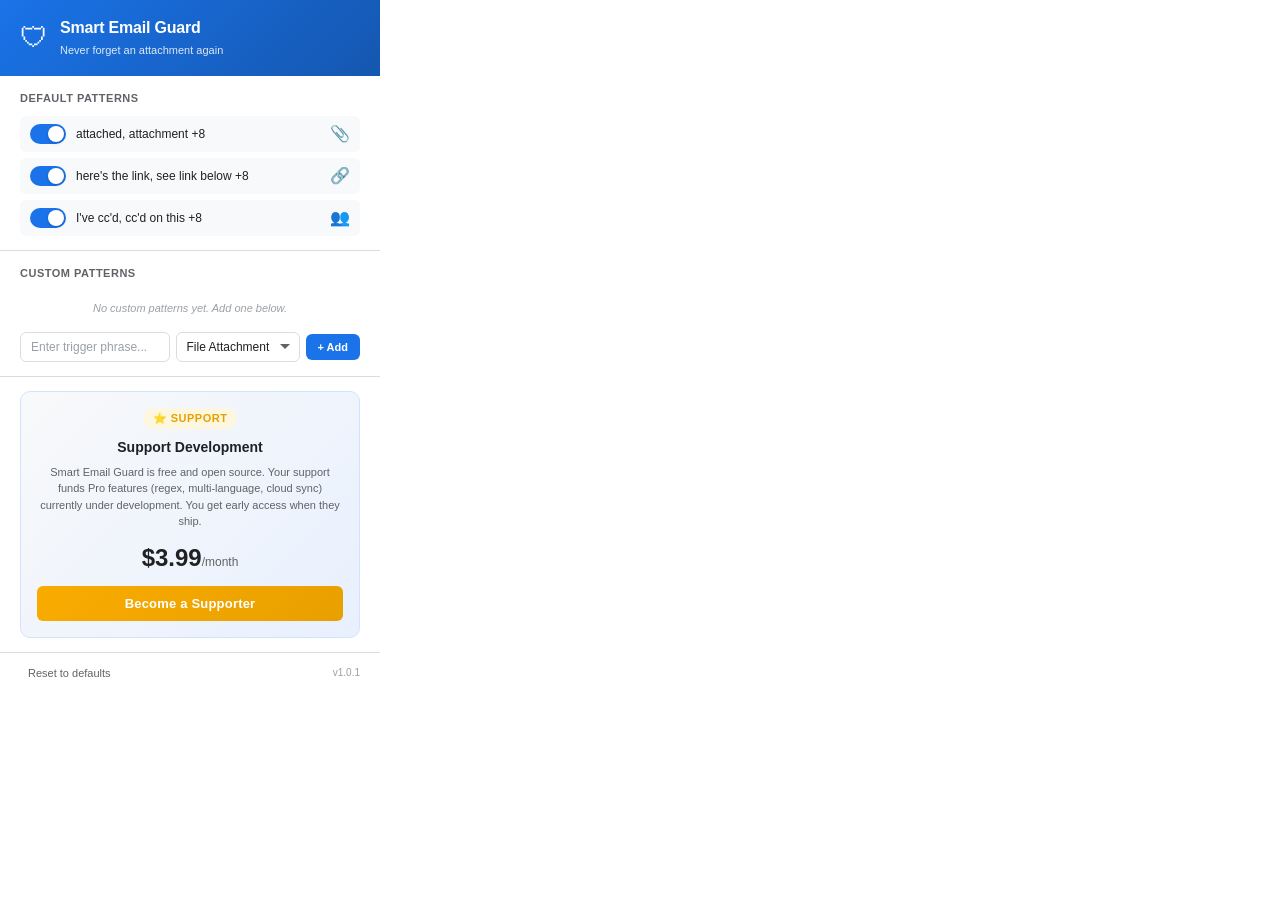
<file: extension/popup.html>
<!DOCTYPE html>
<html lang="en">
<head>
  <meta charset="UTF-8">
  <meta name="viewport" content="width=device-width, initial-scale=1.0">
  <title>Smart Email Guard</title>
  <link rel="stylesheet" href="popup.css">
</head>
<body>
  <div class="popup-container">
    <!-- Header -->
    <header class="header">
      <div class="header-icon">&#x1F6E1;</div>
      <div class="header-text">
        <h1>Smart Email Guard</h1>
        <span class="header-subtitle">Never forget an attachment again</span>
      </div>
    </header>

    <!-- Default Patterns -->
    <section class="section">
      <h2 class="section-title">Default Patterns</h2>
      <div id="default-patterns" class="patterns-list">
        <!-- Rendered by popup.js -->
      </div>
    </section>

    <!-- Custom Patterns -->
    <section class="section">
      <h2 class="section-title">Custom Patterns</h2>
      <div id="custom-patterns" class="patterns-list">
        <!-- Rendered by popup.js -->
      </div>
      <div class="add-pattern-form">
        <input type="text" id="custom-phrase" class="input" placeholder="Enter trigger phrase..." maxlength="60">
        <select id="custom-type" class="select">
          <option value="file">File Attachment</option>
          <option value="link">URL / Link</option>
          <option value="cc">CC Recipient</option>
        </select>
        <button id="add-custom-btn" class="btn btn-primary btn-sm">+ Add</button>
      </div>
      <div id="add-error" class="error-msg" style="display:none;"></div>
    </section>

    <!-- Support Card -->
    <section class="section">
      <div class="pro-card">
        <div class="pro-badge">&#x2B50; SUPPORT</div>
        <h3>Support Development</h3>
        <p>Smart Email Guard is free and open source. Your support funds Pro features (regex, multi-language, cloud sync) currently under development. You get early access when they ship.</p>
        <div class="pro-price">$3.99<span>/month</span></div>
        <button id="upgrade-btn" class="btn btn-pro">Become a Supporter</button>
        <div id="pro-msg" class="pro-msg" style="display:none;"></div>
      </div>
    </section>

    <!-- Footer -->
    <footer class="footer">
      <button id="reset-btn" class="btn-text">Reset to defaults</button>
      <span class="version">v1.0.1</span>
    </footer>
  </div>

  <script src="popup.js"></script>
</body>
</html>
</file>
<file: extension/popup.css>
/* Smart Email Guard - Popup Styles */
:root {
  --primary: #1a73e8;
  --primary-dark: #1557b0;
  --bg: #ffffff;
  --surface: #f8f9fa;
  --surface-hover: #f1f3f4;
  --text: #202124;
  --text-secondary: #5f6368;
  --text-muted: #9aa0a6;
  --border: #dadce0;
  --danger: #ea4335;
  --warning: #f9ab00;
  --warning-bg: #fef7e0;
  --success: #34a853;
  --shadow: 0 1px 3px rgba(0,0,0,0.08), 0 1px 2px rgba(0,0,0,0.06);
  --shadow-lg: 0 4px 12px rgba(0,0,0,0.15);
  --radius: 10px;
  --radius-sm: 6px;
}

* {
  margin: 0;
  padding: 0;
  box-sizing: border-box;
}

body {
  width: 380px;
  font-family: -apple-system, BlinkMacSystemFont, 'Segoe UI', Roboto, 'Helvetica Neue', Arial, sans-serif;
  font-size: 13px;
  color: var(--text);
  background: var(--bg);
  line-height: 1.5;
}

.popup-container {
  display: flex;
  flex-direction: column;
}

/* Header */
.header {
  background: linear-gradient(135deg, #1a73e8 0%, #1557b0 100%);
  color: #fff;
  padding: 16px 20px;
  display: flex;
  align-items: center;
  gap: 12px;
}

.header-icon {
  font-size: 28px;
  line-height: 1;
  flex-shrink: 0;
}

.header-text h1 {
  font-size: 16px;
  font-weight: 600;
  letter-spacing: -0.2px;
}

.header-subtitle {
  font-size: 11px;
  opacity: 0.85;
  font-weight: 400;
}

/* Sections */
.section {
  padding: 14px 20px;
  border-bottom: 1px solid var(--border);
}

.section:last-of-type {
  border-bottom: none;
}

.section-title {
  font-size: 11px;
  font-weight: 600;
  text-transform: uppercase;
  letter-spacing: 0.5px;
  color: var(--text-secondary);
  margin-bottom: 10px;
}

/* Pattern Rows */
.patterns-list {
  display: flex;
  flex-direction: column;
  gap: 6px;
}

.pattern-row {
  display: flex;
  align-items: center;
  gap: 10px;
  padding: 8px 10px;
  background: var(--surface);
  border-radius: var(--radius-sm);
  transition: background 0.15s;
}

.pattern-row:hover {
  background: var(--surface-hover);
}

.pattern-info {
  flex: 1;
  min-width: 0;
}

.pattern-phrases {
  font-size: 12px;
  color: var(--text);
  font-weight: 500;
  white-space: nowrap;
  overflow: hidden;
  text-overflow: ellipsis;
}

.pattern-type-badge {
  font-size: 16px;
  flex-shrink: 0;
  line-height: 1;
}

/* Toggle Switch */
.toggle {
  position: relative;
  display: inline-block;
  width: 36px;
  height: 20px;
  flex-shrink: 0;
}

.toggle input {
  opacity: 0;
  width: 0;
  height: 0;
}

.toggle-slider {
  position: absolute;
  cursor: pointer;
  top: 0;
  left: 0;
  right: 0;
  bottom: 0;
  background: #c4c7cc;
  border-radius: 20px;
  transition: background 0.25s;
}

.toggle-slider::before {
  content: '';
  position: absolute;
  height: 16px;
  width: 16px;
  left: 2px;
  bottom: 2px;
  background: white;
  border-radius: 50%;
  transition: transform 0.25s;
  box-shadow: 0 1px 3px rgba(0,0,0,0.2);
}

.toggle input:checked + .toggle-slider {
  background: var(--primary);
}

.toggle input:checked + .toggle-slider::before {
  transform: translateX(16px);
}

/* Delete Button */
.delete-btn {
  width: 22px;
  height: 22px;
  border: none;
  background: transparent;
  color: var(--text-muted);
  font-size: 16px;
  cursor: pointer;
  border-radius: 50%;
  display: flex;
  align-items: center;
  justify-content: center;
  transition: all 0.15s;
  flex-shrink: 0;
  line-height: 1;
}

.delete-btn:hover {
  background: #fce8e6;
  color: var(--danger);
}

/* Add Pattern Form */
.add-pattern-form {
  display: flex;
  gap: 6px;
  margin-top: 8px;
  align-items: center;
}

.input, .select {
  padding: 7px 10px;
  border: 1px solid var(--border);
  border-radius: var(--radius-sm);
  font-size: 12px;
  font-family: inherit;
  color: var(--text);
  background: var(--bg);
  outline: none;
  transition: border-color 0.2s, box-shadow 0.2s;
}

.input:focus, .select:focus {
  border-color: var(--primary);
  box-shadow: 0 0 0 2px rgba(26,115,232,0.15);
}

.input {
  flex: 1;
  min-width: 0;
}

.input::placeholder {
  color: var(--text-muted);
}

.select {
  appearance: none;
  background-image: url("data:image/svg+xml,%3Csvg xmlns='http://www.w3.org/2000/svg' width='12' height='12' viewBox='0 0 12 12'%3E%3Cpath fill='%235f6368' d='M6 8L1 3h10z'/%3E%3C/svg%3E");
  background-repeat: no-repeat;
  background-position: right 8px center;
  padding-right: 28px;
  cursor: pointer;
}

/* Buttons */
.btn {
  padding: 8px 16px;
  border: none;
  border-radius: var(--radius-sm);
  font-size: 12px;
  font-weight: 600;
  font-family: inherit;
  cursor: pointer;
  transition: background 0.2s, box-shadow 0.2s;
  white-space: nowrap;
}

.btn-primary {
  background: var(--primary);
  color: #fff;
}

.btn-primary:hover {
  background: var(--primary-dark);
  box-shadow: var(--shadow);
}

.btn-sm {
  padding: 7px 12px;
  font-size: 11px;
}

.btn-pro {
  width: 100%;
  background: linear-gradient(135deg, #f9ab00, #e8a000);
  color: #fff;
  font-size: 13px;
  padding: 10px 16px;
  border-radius: var(--radius-sm);
  font-weight: 600;
  letter-spacing: 0.2px;
}

.btn-pro:hover {
  background: linear-gradient(135deg, #e8a000, #d69600);
  box-shadow: var(--shadow-lg);
}

.btn-text {
  background: none;
  border: none;
  color: var(--text-secondary);
  font-size: 11px;
  font-family: inherit;
  cursor: pointer;
  padding: 4px 8px;
  border-radius: 4px;
  transition: all 0.15s;
}

.btn-text:hover {
  background: var(--surface-hover);
  color: var(--danger);
}

/* Pro Card */
.pro-card {
  background: linear-gradient(135deg, #f8f9fa 0%, #e8f0fe 100%);
  border: 1px solid #d2e3fc;
  border-radius: var(--radius);
  padding: 16px;
  text-align: center;
}

.pro-badge {
  display: inline-block;
  font-size: 11px;
  font-weight: 700;
  color: #e8a000;
  background: #fef7e0;
  padding: 2px 10px;
  border-radius: 12px;
  margin-bottom: 8px;
  letter-spacing: 0.5px;
}

.pro-card h3 {
  font-size: 14px;
  font-weight: 600;
  color: var(--text);
  margin-bottom: 6px;
}

.pro-card p {
  font-size: 11px;
  color: var(--text-secondary);
  margin-bottom: 10px;
  line-height: 1.5;
}

.pro-price {
  font-size: 24px;
  font-weight: 700;
  color: var(--text);
  margin-bottom: 10px;
}

.pro-price span {
  font-size: 12px;
  font-weight: 400;
  color: var(--text-secondary);
}

.pro-msg {
  margin-top: 8px;
  font-size: 11px;
  color: var(--primary);
  font-weight: 500;
}

/* Error message */
.error-msg {
  font-size: 11px;
  color: var(--danger);
  margin-top: 4px;
}

/* Footer */
.footer {
  padding: 10px 20px;
  display: flex;
  justify-content: space-between;
  align-items: center;
  border-top: 1px solid var(--border);
}

.version {
  font-size: 10px;
  color: var(--text-muted);
}

/* Empty state */
.empty-state {
  font-size: 11px;
  color: var(--text-muted);
  text-align: center;
  padding: 8px 0;
  font-style: italic;
}
</file>
